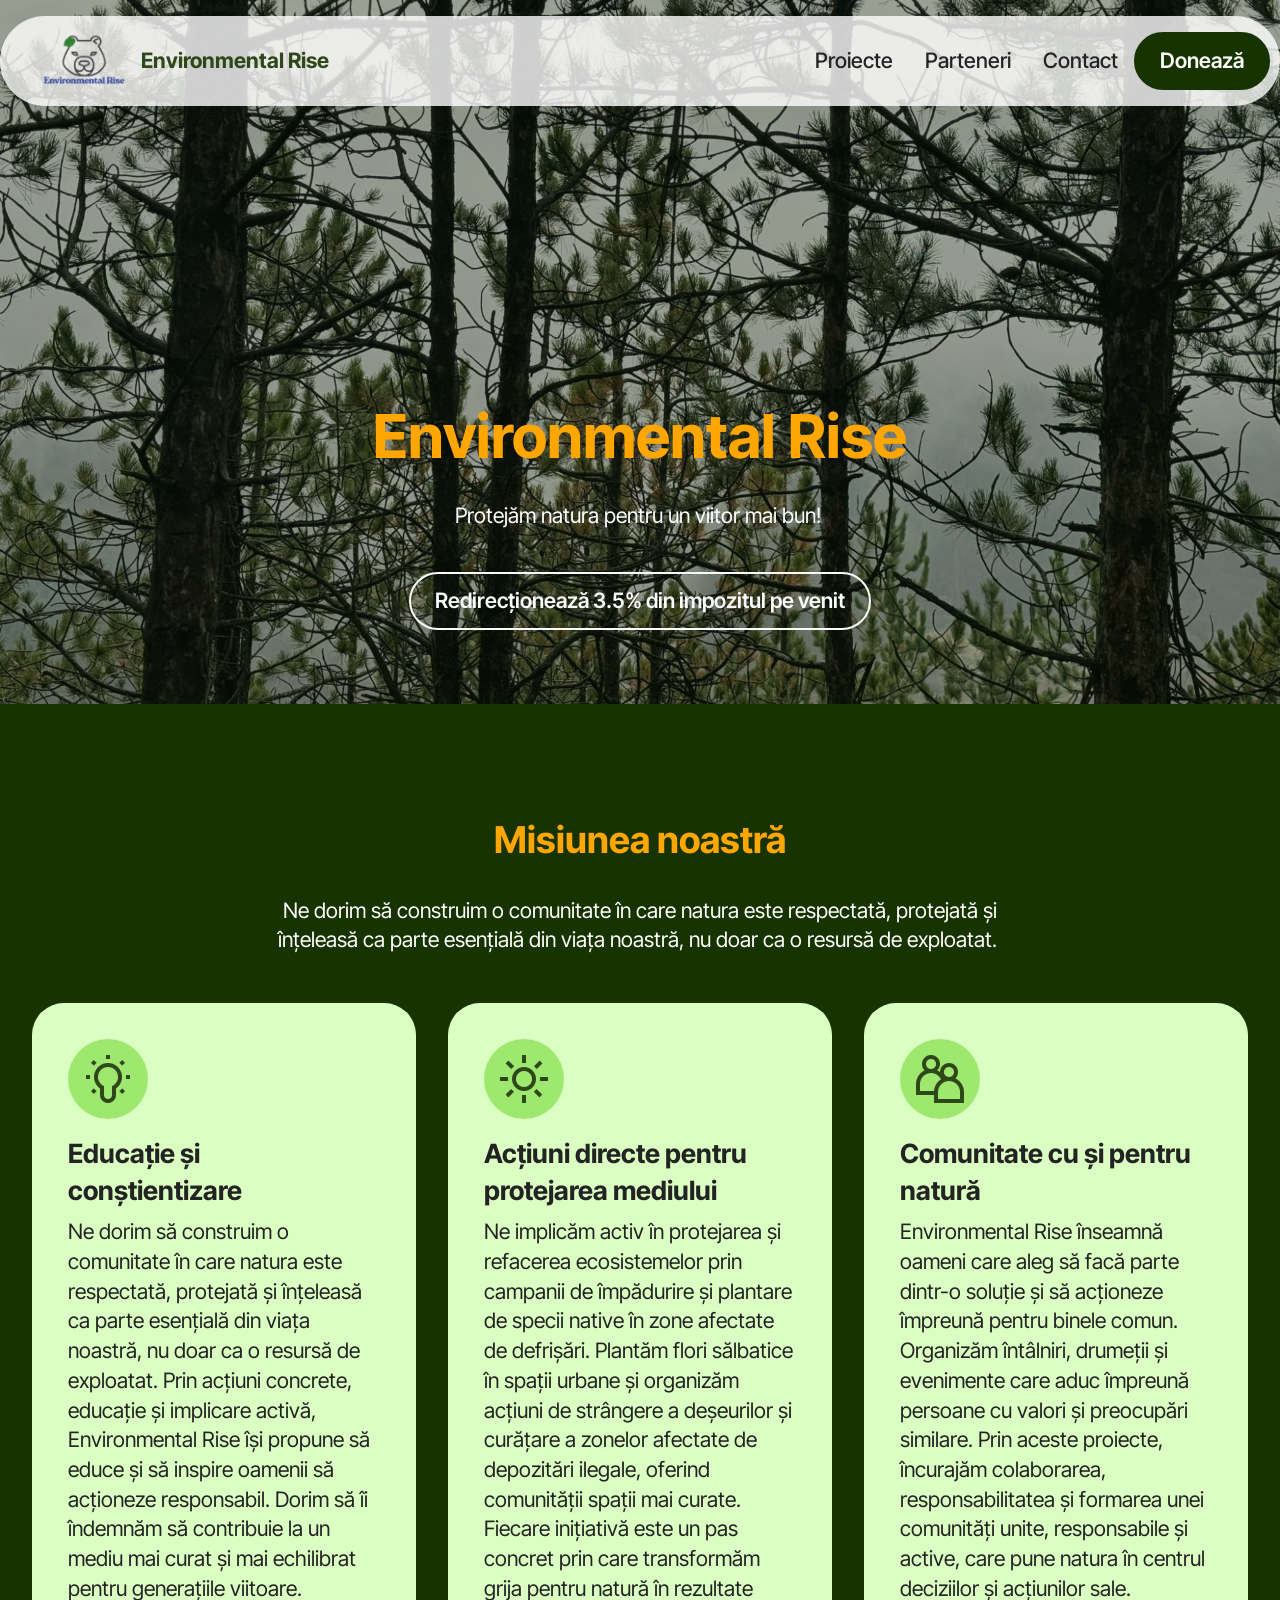
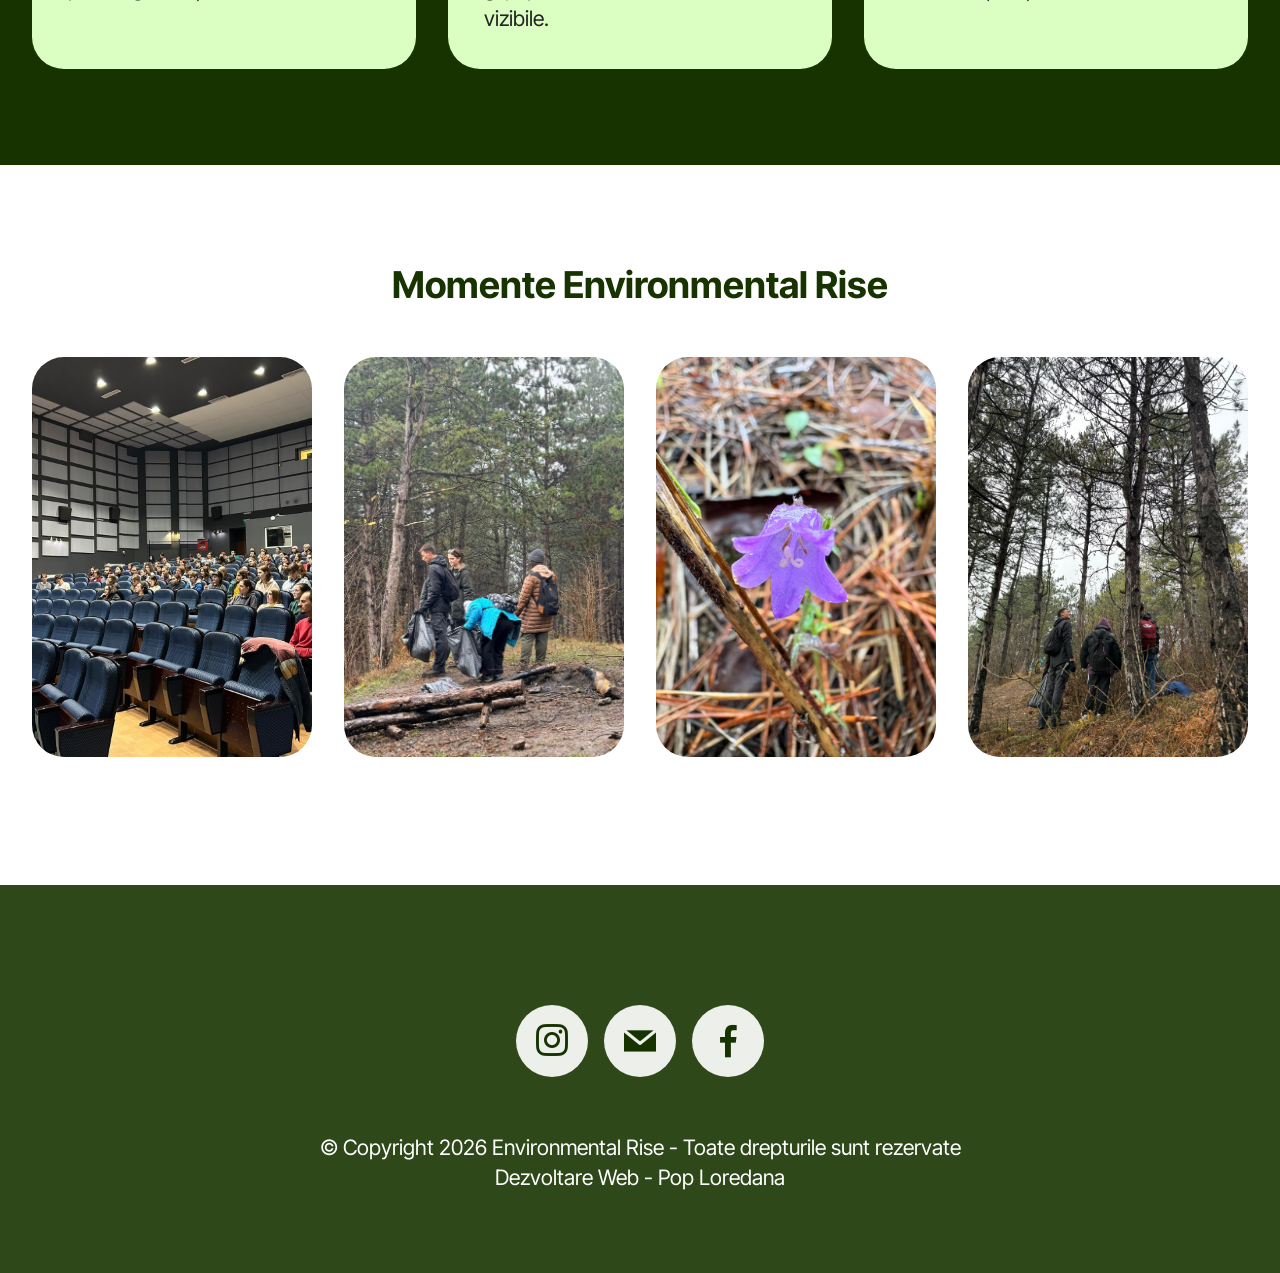
<file: index.html>
<!DOCTYPE html>
<html  >
<head>
  <meta charset="UTF-8">
  <meta http-equiv="X-UA-Compatible" content="IE=edge">
  <meta name="viewport" content="width=device-width, initial-scale=1, minimum-scale=1">
  <link rel="shortcut icon" href="assets/images/logo-environmental-rise.png" type="image/x-icon">
  <meta name="description" content="Environmental Rise este o organizație non-profit fondată de tineri, dedicată protejării mediului prin educație, informare și acțiuni concrete. Promovăm conștientizarea asupra poluării și importanței naturii, implicând comunitatea în inițiative de igienizare și responsabilitate față de mediul înconjurător.">
  
  
  <title>Environmental Rise</title>
  <link rel="stylesheet" href="assets/web/assets/mobirise-icons2/mobirise2.css">
  <link rel="stylesheet" href="assets/bootstrap/css/bootstrap.min.css">
  <link rel="stylesheet" href="assets/parallax/jarallax.css">
  <link rel="stylesheet" href="assets/dropdown/css/style.css">
  <link rel="stylesheet" href="assets/socicon/css/styles.css">
  <link rel="stylesheet" href="assets/theme/css/style.css">
  <link rel="preload" href="https://fonts.googleapis.com/css?family=Inter+Tight:100,200,300,400,500,600,700,800,900,100i,200i,300i,400i,500i,600i,700i,800i,900i&display=swap" as="style" onload="this.onload=null;this.rel='stylesheet'">
  <noscript><link rel="stylesheet" href="https://fonts.googleapis.com/css?family=Inter+Tight:100,200,300,400,500,600,700,800,900,100i,200i,300i,400i,500i,600i,700i,800i,900i&display=swap"></noscript>
  <link rel="preload" as="style" href="assets/syle/css/custom-style.css"><link rel="stylesheet" href="assets/syle/css/custom-style.css" type="text/css">

  
  
  
</head>
<body>
  
  <section data-bs-version="5.1" class="menu menu1 cid-vgi9VvY2FY" once="menu" id="menu01-1s">
	

	<nav class="navbar navbar-dropdown navbar-fixed-top navbar-expand-lg">
		<div class="container">
			<div class="navbar-brand">
				<span class="navbar-logo">
					<a href="index.html">
						<img src="assets/images/logo-environmental-rise.png" alt="Logo Environmental Rise" style="height: 3.7rem;">
					</a>
				</span>
				<span class="navbar-caption-wrap"><a class="navbar-caption text-info text-primary display-4" href="index.html">Environmental Rise</a></span>
			</div>
			<button class="navbar-toggler" type="button" data-toggle="collapse" data-bs-toggle="collapse" data-target="#navbarSupportedContent" data-bs-target="#navbarSupportedContent" aria-controls="navbarNavAltMarkup" aria-expanded="false" aria-label="Toggle navigation">
				<div class="hamburger">
					<span></span>
					<span></span>
					<span></span>
					<span></span>
				</div>
			</button>
			<div class="collapse navbar-collapse" id="navbarSupportedContent">
				<ul class="navbar-nav nav-dropdown" data-app-modern-menu="true"><li class="nav-item">
						<a class="nav-link link text-black text-primary display-4" href="proiecte.html">Proiecte</a>
					</li>
					<li class="nav-item">
						<a class="nav-link link text-black text-primary display-4" href="parteneri.html" aria-expanded="false">Parteneri</a>
					</li>
					<li class="nav-item">
						<a class="nav-link link text-black text-primary display-4" href="contact.html">Contact</a>
					</li></ul>
				
				<div class="navbar-buttons mbr-section-btn"><a class="btn btn-primary display-4" href="doneaza.html">Donează</a></div>
			</div>
		</div>
	</nav>
</section>

<section data-bs-version="5.1" class="header16 cid-vbN2YcTjL3 mbr-parallax-background" id="header17-1">
  
  <div class="mbr-overlay" style="opacity: 0.4; background-color: rgb(14, 29, 3);"></div>
  <div class="container-fluid">
    <div class="row">
      <div class="content-wrap col-12 col-md-8">
        <h1 class="mbr-section-title mbr-fonts-style mbr-white mb-4 display-1">
          <strong><br>Environmental Rise</strong></h1>
        
        <p class="mbr-fonts-style mbr-text mbr-white mb-4 display-7">Protejăm natura pentru un viitor mai bun!&nbsp;</p>
       <div class="mbr-section-btn"><a class="btn btn-white-outline display-7" href="https://formular230.ro/asociatia-ascensiunea-mediului" target="_blank" rel="noopener noreferrer">Redirecționează 3.5% din impozitul pe venit</a></div>
      </div>
    </div>
  </div>
</section>

<section data-bs-version="5.1" class="features5 cid-vbN3GbzS0w" id="features05-3">
  

  
  
  <div class="container">
    <div class="row mb-5 justify-content-center">
      <div class="col-12 content-head">
        <h2 class="mbr-section-title mbr-fonts-style align-center mb-0 display-2"><strong>Misiunea noastră</strong></h2>
        <h5 class="mbr-section-subtitle mbr-fonts-style align-center mb-0 mt-4 display-7">Ne dorim să construim o comunitate în care natura este respectată, protejată și înțeleasă ca parte esențială din viața noastră, nu doar ca o resursă de exploatat.&nbsp;</h5>
      </div>
    </div>
    <div class="row">
      <div class="item features-without-image col-12 col-md-6 col-lg-4 item-mb">
        <div class="item-wrapper">
          <div class="card-box align-left">
            <div class="iconfont-wrapper">
              <span class="mbr-iconfont mobi-mbri-idea mobi-mbri"></span>
            </div>
            <h3 class="card-title mbr-fonts-style display-5"><strong>Educație și conștientizare&nbsp;</strong></h3>
            <p class="card-text mbr-fonts-style display-7">Ne dorim să construim o comunitate în care natura este respectată, protejată și înțeleasă ca parte esențială din viața noastră, nu doar ca o resursă de exploatat. Prin acțiuni concrete, educație și implicare activă, Environmental Rise își propune să educe și să inspire oamenii să acționeze responsabil. Dorim să îi îndemnăm să contribuie la un mediu mai curat și mai echilibrat pentru generațiile viitoare.</p>

            
          </div>
        </div>
      </div><div class="item features-without-image col-12 col-md-6 col-lg-4 item-mb">
        <div class="item-wrapper">
          <div class="card-box align-left">
            <div class="iconfont-wrapper">
              <span class="mbr-iconfont mobi-mbri-sun mobi-mbri"></span>
            </div>
            <h3 class="card-title mbr-fonts-style display-5"><strong>Acțiuni directe pentru protejarea mediului</strong></h3>
            <p class="card-text mbr-fonts-style display-7">Ne implicăm activ în protejarea și refacerea ecosistemelor prin campanii de împădurire și plantare de specii native în zone afectate de defrișări. Plantăm flori sălbatice în spații urbane și organizăm acțiuni de strângere a deșeurilor și curățare a zonelor afectate de depozitări ilegale, oferind comunității spații mai curate. Fiecare inițiativă este un pas concret prin care transformăm grija pentru natură în rezultate vizibile.</p>

            
          </div>
        </div>
      </div><div class="item features-without-image col-12 col-md-6 col-lg-4 item-mb">
        <div class="item-wrapper">
          <div class="card-box align-left">
            <div class="iconfont-wrapper">
              <span class="mbr-iconfont mobi-mbri-users mobi-mbri"></span>
            </div>
            <h3 class="card-title mbr-fonts-style display-5"><strong>Comunitate cu și pentru natură</strong></h3>
            <p class="card-text mbr-fonts-style display-7">Environmental Rise înseamnă oameni care aleg să facă parte dintr-o soluție și să acționeze împreună pentru binele comun. Organizăm întâlniri, drumeții și evenimente care aduc împreună persoane cu valori și preocupări similare. Prin aceste proiecte, încurajăm colaborarea, responsabilitatea și formarea unei comunități unite, responsabile și active, care pune natura în centrul deciziilor și acțiunilor sale.</p>

            
          </div>
        </div>
      </div>
      
      
    </div>
  </div>
</section>

<section data-bs-version="5.1" class="gallery3 cid-vghAMvdMQ4" id="gallery03-1f">
    
    
    <div class="container-fluid">
      <div class="row justify-content-center">
        <div class="col-12 content-head">
          <div class="mbr-section-head mb-5">
            <h2 class="mbr-section-title mbr-fonts-style align-center mb-0 display-2"><strong>Momente Environmental Rise</strong></h2>
            
          </div>
        </div>
      </div>
      <div class="row">
        <div class="item features-image col-12 col-md-6 col-lg-3 active">
          <div class="item-wrapper">
            <div class="item-img">
              <img src="assets/images/cinema (2).jpeg" alt="Sală de Cinema plină de spectatori cu prilejul ecranizării unuia dintre documentarele cu scop educativ și de conștientizare pentru mediu" title="" data-slide-to="0" data-bs-slide-to="0">
            </div>
            
          </div>
        </div><div class="item features-image col-12 col-md-6 col-lg-3">
          <div class="item-wrapper">
            <div class="item-img">
              <img src="assets/images/padurea-faget-igienizare.jpeg" alt="Voluntarii Environmental Rise în  Făget, explorând pădurea cu sacii de gunoi la îndemână. " title="" data-slide-to="1" data-bs-slide-to="1">
            </div>
            
          </div>
        </div><div class="item features-image col-12 col-md-6 col-lg-3">
          <div class="item-wrapper">
            <div class="item-img">
              <img src="assets/images/floare.jpeg" alt="Floare mov observată de voluntarii Environmental Rise în una dintre acțiunile de igienizare din natură." title="" data-slide-to="2" data-bs-slide-to="2">
            </div>
            
          </div>
        </div>
        
        
        <div class="item features-image col-12 col-md-6 col-lg-3">
          <div class="item-wrapper">
            <div class="item-img">
              <img src="assets/images/looking-up.jpeg" alt="Voluntarii Environmental Rise în timpul acțiunii de igienizare a Pădurii Făget" title="" data-slide-to="3" data-bs-slide-to="3">
            </div>
            
          </div>
        </div>
      </div>
    </div>
  </section>

<section data-bs-version="5.1" class="footer3 cid-vbNjafjT93" once="footers" id="footer03-13">

        

    

    <div class="container">
        <div class="row">
            

            <div class="col-12 mt-4">
                <div class="social-row">
                    <div class="soc-item">
                        <a href="https://www.instagram.com/environmentalrise?igsh=dGgyN2luZTlpYWtq&utm_source=qr" target="_blank">
                            <span class="mbr-iconfont display-7 socicon-instagram socicon"></span>
                        </a>
                    </div>
                    <div class="soc-item">
                        <a href="mailto:environmentalrise@gmail.com">
                            <span class="mbr-iconfont socicon-mail socicon"></span>
                        </a>
                    </div>
                    <div class="soc-item">
                        <a href="https://www.facebook.com/share/18EPLnrP8C/?mibextid=wwXIfr" target="_blank">
                            <span class="mbr-iconfont socicon-facebook socicon"></span>
                        </a>
                    </div>
                    
                    
                </div>
            </div>
            <div class="col-12 mt-5">
                 <p class="mbr-fonts-style copyright display-7">
                    © Copyright 2026 Environmental Rise - Toate drepturile sunt rezervate<br>Dezvoltare Web - Pop Loredana<br></p>
            </div>
        </div>
    </div>
  
  <script src="assets/bootstrap/js/bootstrap.bundle.min.js"></script>
  <script src="assets/smoothscroll/smooth-scroll.js"></script>
  <script src="assets/ytplayer/index.js"></script>
  <script src="assets/dropdown/js/navbar-dropdown.js"></script>
  <script src="assets/theme/js/script.js"></script>
</body>
  
 
  </body>
</html>
</file>
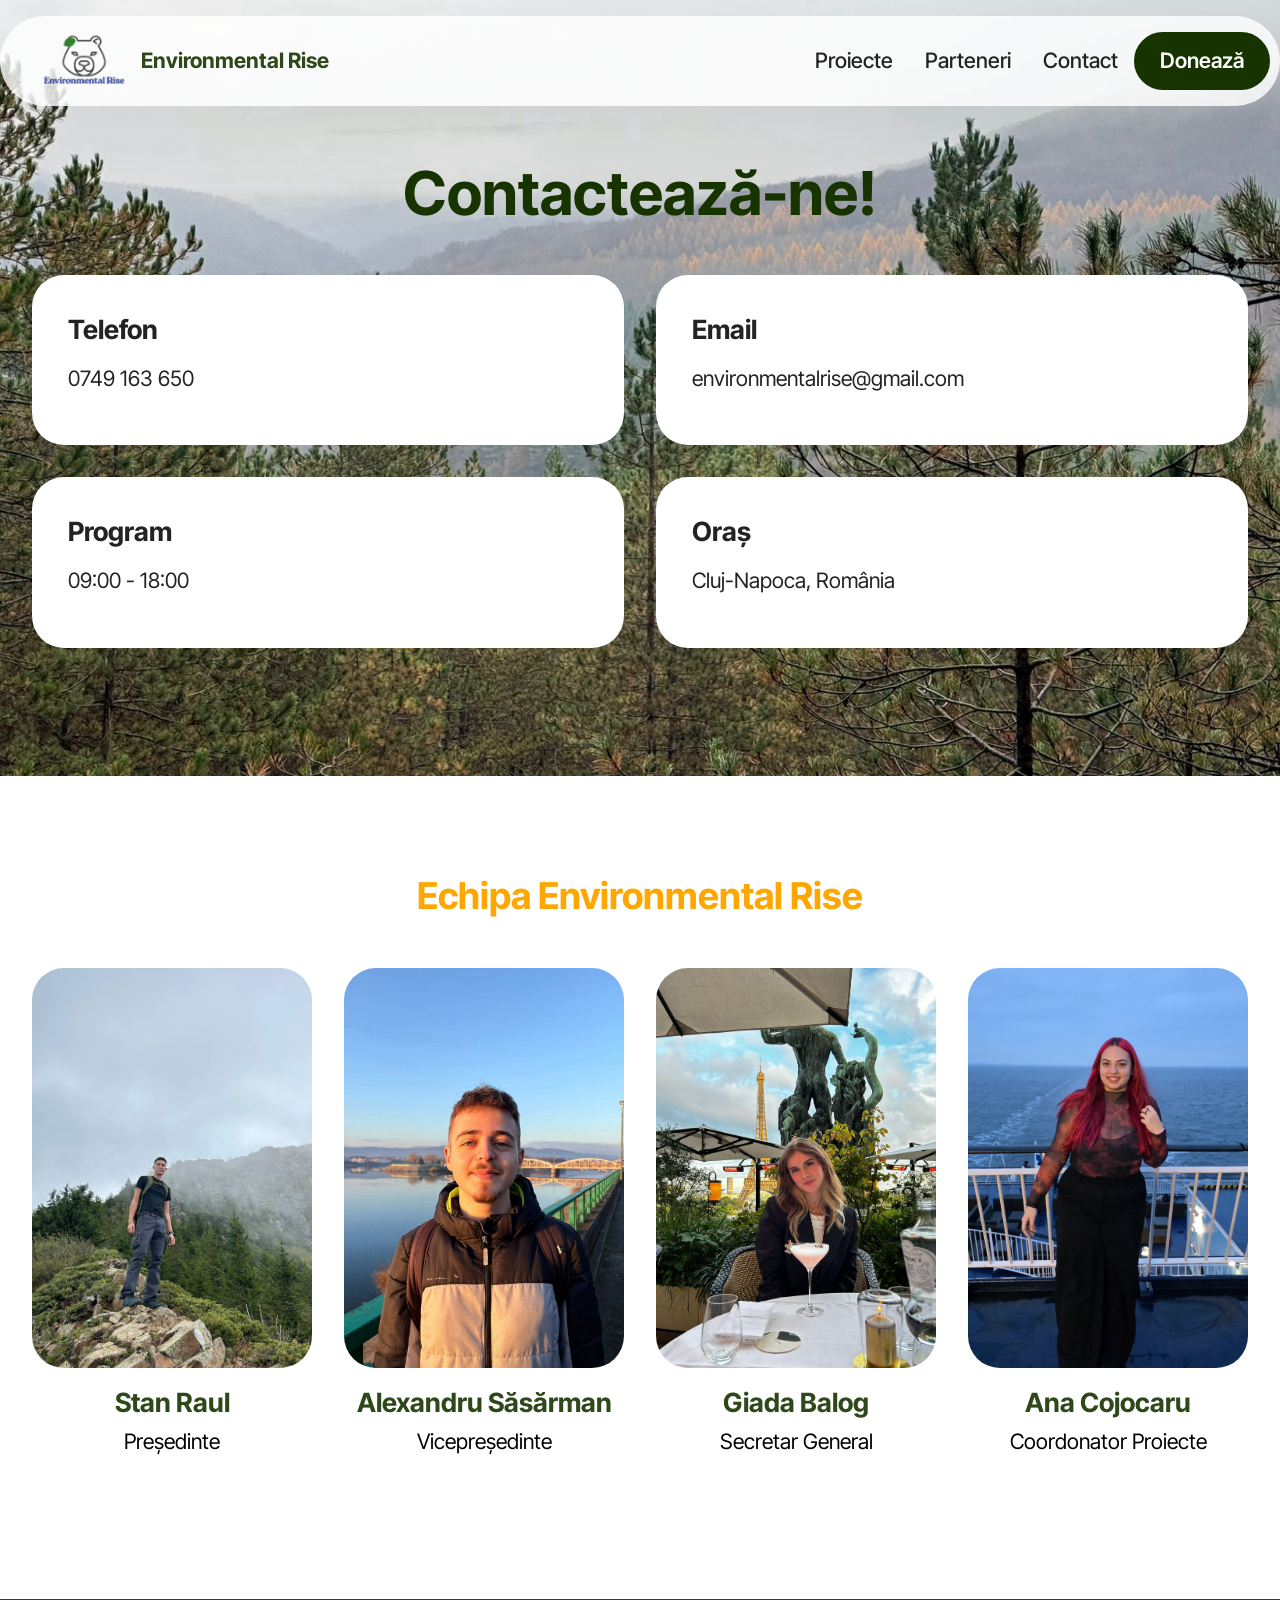
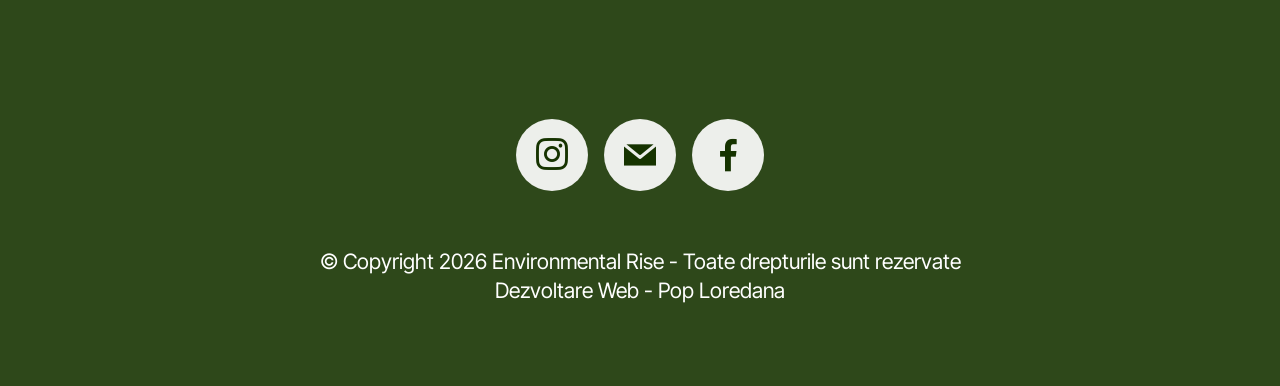
<file: contact.html>
<!DOCTYPE html>
<html  >
<head>
  
  <meta charset="UTF-8">
  <meta http-equiv="X-UA-Compatible" content="IE=edge">
  <meta name="viewport" content="width=device-width, initial-scale=1, minimum-scale=1">
  <link rel="shortcut icon" href="assets/images/logo-environmental-rise.png" type="image/x-icon">
  <meta name="description" content="Contactează chiar acum echipa Environmental Rise!">
  
  
  <title>Contact</title>
  <link rel="stylesheet" href="assets/web/assets/mobirise-icons2/mobirise2.css">
  <link rel="stylesheet" href="assets/bootstrap/css/bootstrap.min.css">
  <link rel="stylesheet" href="assets/parallax/jarallax.css">
  <link rel="stylesheet" href="assets/dropdown/css/style.css">
  <link rel="stylesheet" href="assets/socicon/css/styles.css">
  <link rel="stylesheet" href="assets/theme/css/style.css">
  <link rel="preload" href="https://fonts.googleapis.com/css?family=Inter+Tight:100,200,300,400,500,600,700,800,900,100i,200i,300i,400i,500i,600i,700i,800i,900i&display=swap" as="style" onload="this.onload=null;this.rel='stylesheet'">
  <noscript><link rel="stylesheet" href="https://fonts.googleapis.com/css?family=Inter+Tight:100,200,300,400,500,600,700,800,900,100i,200i,300i,400i,500i,600i,700i,800i,900i&display=swap"></noscript>
  <link rel="preload" as="style" href="assets/syle/css/custom-style.css"><link rel="stylesheet" href="assets/syle/css/custom-style.css" type="text/css">

  
  
  
</head>
<body>
  
  <section data-bs-version="5.1" class="menu menu1 cid-vgi9VvY2FY" once="menu" id="menu01-1s">
	

	<nav class="navbar navbar-dropdown navbar-fixed-top navbar-expand-lg">
		<div class="container">
			<div class="navbar-brand">
				<span class="navbar-logo">
					<a href="index.html">
						<img src="assets/images/logo-environmental-rise.png" alt="Logo Environmental Rise" style="height: 3.7rem;">
					</a>
				</span>
				<span class="navbar-caption-wrap"><a class="navbar-caption text-info text-primary display-4" href="index.html">Environmental Rise</a></span>
			</div>
			<button class="navbar-toggler" type="button" data-toggle="collapse" data-bs-toggle="collapse" data-target="#navbarSupportedContent" data-bs-target="#navbarSupportedContent" aria-controls="navbarNavAltMarkup" aria-expanded="false" aria-label="Toggle navigation">
				<div class="hamburger">
					<span></span>
					<span></span>
					<span></span>
					<span></span>
				</div>
			</button>
			<div class="collapse navbar-collapse" id="navbarSupportedContent">
				<ul class="navbar-nav nav-dropdown" data-app-modern-menu="true"><li class="nav-item">
						<a class="nav-link link text-black text-primary display-4" href="proiecte.html">Proiecte</a>
					</li>
					<li class="nav-item">
						<a class="nav-link link text-black text-primary display-4" href="parteneri.html" aria-expanded="false">Parteneri</a>
					</li>
					<li class="nav-item">
						<a class="nav-link link text-black text-primary display-4" href="contact.html">Contact</a>
					</li></ul>
				
				<div class="navbar-buttons mbr-section-btn"><a class="btn btn-primary display-4" href="doneaza.html">Donează</a></div>
			</div>
		</div>
	</nav>
</section>

<section data-bs-version="5.1" class="contacts01 cid-vbN8z2HI8A mbr-parallax-background" id="contacts01-p">
    

    
    
    <div class="container">
        <div class="row justify-content-center">
            <div class="col-12 content-head">
                <div class="mbr-section-head mb-5">
                    <h1 class="mbr-section-title mbr-fonts-style align-center mb-0 display-1">
                        <strong>Contactează-ne!</strong></h1>
                    
                </div>
            </div>
        </div>
        <div class="row">
            <div class="item features-without-image col-12 col-md-6 active">
                <div class="item-wrapper">
                    <div class="text-wrapper">
                        <h2 class="card-title mbr-fonts-style mb-3 display-5"><strong>Telefon</strong></h2>
                        <p class="mbr-text mbr-fonts-style display-7">0749 163 650</p>
                    </div>
                </div>
            </div>
            <div class="item features-without-image col-12 col-md-6">
                <div class="item-wrapper">
                    <div class="text-wrapper">
                        <h2 class="card-title mbr-fonts-style mb-3 display-5">
                            <strong>Email</strong>
                        </h2>
                        <p class="mbr-text mbr-fonts-style display-7">environmentalrise@gmail.com</p>
                    </div>
                </div>
            </div>
            <div class="item features-without-image col-12 col-md-6">
                <div class="item-wrapper">
                    <div class="text-wrapper">
                        <h2 class="card-title mbr-fonts-style mb-3 display-5"><strong>Program</strong></h2>
                        <p class="mbr-text mbr-fonts-style display-7">09:00 - 18:00
                        </p>
                    </div>
                </div>
            </div><div class="item features-without-image col-12 col-md-6">
                <div class="item-wrapper">
                    <div class="text-wrapper">
                        <h2 class="card-title mbr-fonts-style mb-3 display-5"><strong>Oraș</strong></h2>
                        <p class="mbr-text mbr-fonts-style display-7">Cluj-Napoca, România</p>
                    </div>
                </div>
            </div>
            
        </div>
    </div>
</section>

<section data-bs-version="5.1" class="people03 cid-veOhkATOtk" id="people03-19">
	
	
	<div class="container">
		<div class="row justify-content-center">
			<div class="col-12 content-head">
				<div class="mbr-section-head mb-5">
					<h2 class="mbr-section-title mbr-fonts-style align-center mb-0 display-2"><strong>Echipa Environmental Rise</strong></h2>
					
				</div>
			</div>
		</div>
		<div class="row">
			
			<div class="item features-image col-12 col-md-6 col-lg-3 active">
				<div class="item-wrapper">
					<div class="item-img mb-3">
						<img src="assets/images/raul-stan.jpeg" alt="Stan Raul" title="" data-slide-to="0" data-bs-slide-to="0">
					</div>
					<div class="item-content align-left">
						<h3 class="item-title mbr-fonts-style display-5"><strong>Stan Raul</strong></h3>
						<h4 class="item-subtitle mbr-fonts-style mb-3 display-7">Președinte<br></h4>
						
					</div>
					
				</div>
			</div><div class="item features-image col-12 col-md-6 col-lg-3">
				<div class="item-wrapper">
					<div class="item-img mb-3">
						<img src="assets/images/alexandru-sasarman-596x795.jpg" alt="Alexandru Săsărman" title="" data-slide-to="1" data-bs-slide-to="1">
					</div>
					<div class="item-content align-left">
						<h3 class="item-title mbr-fonts-style display-5"><strong>Alexandru Săsărman</strong></h3>
						<h4 class="item-subtitle mbr-fonts-style mb-3 display-7">Vicepreședinte<br></h4>
						
					</div>
					
				</div>
			</div><div class="item features-image col-12 col-md-6 col-lg-3">
				<div class="item-wrapper">
					<div class="item-img mb-3">
						<img src="assets/images/giada-balog.jpeg" alt="Giada Balog" title="" data-slide-to="2" data-bs-slide-to="2">
					</div>
					<div class="item-content align-left">
						<h3 class="item-title mbr-fonts-style display-5"><strong>Giada Balog</strong></h3>
						<h4 class="item-subtitle mbr-fonts-style mb-3 display-7">Secretar General<br></h4>
						
					</div>
					
				</div>
			</div><div class="item features-image col-12 col-md-6 col-lg-3">
				<div class="item-wrapper">
					<div class="item-img mb-3">
						<img src="assets/images/ana-cojocaru.jpg" alt="Ana Cojocaru" title="" data-slide-to="3" data-bs-slide-to="3">
					</div>
					<div class="item-content align-left">
						<h3 class="item-title mbr-fonts-style display-5"><strong>Ana Cojocaru</strong></h3>
						<h4 class="item-subtitle mbr-fonts-style mb-3 display-7">Coordonator Proiecte<br></h4>
						
					</div>
					
				</div>
			</div>
			
		</div>
	</div>
</section>

<section data-bs-version="5.1" class="footer3 cid-vbNjafjT93" once="footers" id="footer03-13">

        

    

    <div class="container">
        <div class="row">
            

            <div class="col-12 mt-4">
                <div class="social-row">
                    <div class="soc-item">
                        <a href="https://www.instagram.com/environmentalrise?igsh=dGgyN2luZTlpYWtq&utm_source=qr" target="_blank">
                            <span class="mbr-iconfont display-7 socicon-instagram socicon"></span>
                        </a>
                    </div>
                    <div class="soc-item">
                        <a href="mailto:environmentalrise@gmail.com">
                            <span class="mbr-iconfont socicon-mail socicon"></span>
                        </a>
                    </div>
                    <div class="soc-item">
                        <a href="https://www.facebook.com/share/18EPLnrP8C/?mibextid=wwXIfr" target="_blank">
                            <span class="mbr-iconfont socicon-facebook socicon"></span>
                        </a>
                    </div>
                    
                    
                </div>
            </div>
            <div class="col-12 mt-5">
                <p class="mbr-fonts-style copyright display-7">
                    © Copyright 2026 Environmental Rise - Toate drepturile sunt rezervate<br>Dezvoltare Web - Pop Loredana<br></p>
            </div>
        </div>
    </div>

   <script src="assets/bootstrap/js/bootstrap.bundle.min.js"></script>
  <script src="assets/smoothscroll/smooth-scroll.js"></script>
  <script src="assets/ytplayer/index.js"></script>
  <script src="assets/dropdown/js/navbar-dropdown.js"></script>
  <script src="assets/theme/js/script.js"></script>
  
 
  </body>
</html>
</file>
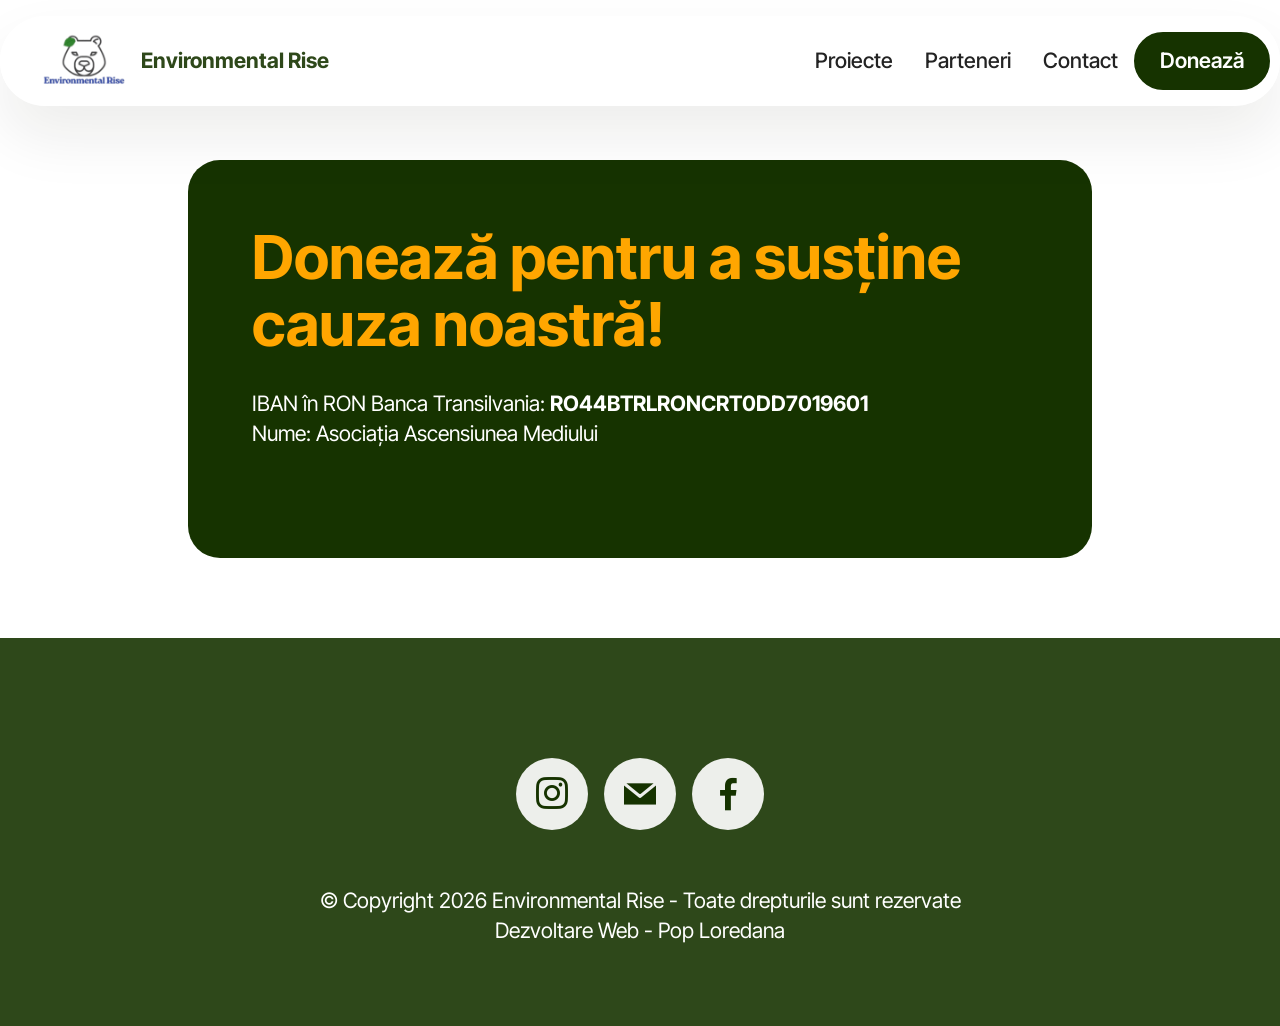
<file: doneaza.html>
<!DOCTYPE html>
<html  >
<head>
  
  <meta charset="UTF-8">
  <meta http-equiv="X-UA-Compatible" content="IE=edge">
  <meta name="viewport" content="width=device-width, initial-scale=1, minimum-scale=1">
  <link rel="shortcut icon" href="assets/images/logo-environmental-rise.png" type="image/x-icon">
  <meta name="description" content="Donează pentru a ne susține în misiunea de a crea un mediu înconjurător mai bun!">
  
  
  <title>Donează</title>
  <link rel="stylesheet" href="assets/web/assets/mobirise-icons2/mobirise2.css">
  <link rel="stylesheet" href="assets/bootstrap/css/bootstrap.min.css">
  <link rel="stylesheet" href="assets/dropdown/css/style.css">
  <link rel="stylesheet" href="assets/socicon/css/styles.css">
  <link rel="stylesheet" href="assets/theme/css/style.css">
  <link rel="preload" href="https://fonts.googleapis.com/css?family=Inter+Tight:100,200,300,400,500,600,700,800,900,100i,200i,300i,400i,500i,600i,700i,800i,900i&display=swap" as="style" onload="this.onload=null;this.rel='stylesheet'">
  <noscript><link rel="stylesheet" href="https://fonts.googleapis.com/css?family=Inter+Tight:100,200,300,400,500,600,700,800,900,100i,200i,300i,400i,500i,600i,700i,800i,900i&display=swap"></noscript>
  <link rel="preload" as="style" href="assets/syle/css/custom-style.css"><link rel="stylesheet" href="assets/syle/css/custom-style.css" type="text/css">

  
  
  
</head>
<body>
  
  <section data-bs-version="5.1" class="menu menu1 cid-vgi9VvY2FY" once="menu" id="menu01-1s">
	

	<nav class="navbar navbar-dropdown navbar-fixed-top navbar-expand-lg">
		<div class="container">
			<div class="navbar-brand">
				<span class="navbar-logo">
					<a href="index.html">
						<img src="assets/images/logo-environmental-rise.png" alt="Logo Environmental Rise" style="height: 3.7rem;">
					</a>
				</span>
				<span class="navbar-caption-wrap"><a class="navbar-caption text-info text-primary display-4" href="index.html">Environmental Rise</a></span>
			</div>
			<button class="navbar-toggler" type="button" data-toggle="collapse" data-bs-toggle="collapse" data-target="#navbarSupportedContent" data-bs-target="#navbarSupportedContent" aria-controls="navbarNavAltMarkup" aria-expanded="false" aria-label="Toggle navigation">
				<div class="hamburger">
					<span></span>
					<span></span>
					<span></span>
					<span></span>
				</div>
			</button>
			<div class="collapse navbar-collapse" id="navbarSupportedContent">
				<ul class="navbar-nav nav-dropdown" data-app-modern-menu="true"><li class="nav-item">
						<a class="nav-link link text-black text-primary display-4" href="proiecte.html">Proiecte</a>
					</li>
					<li class="nav-item">
						<a class="nav-link link text-black text-primary display-4" href="parteneri.html" aria-expanded="false">Parteneri</a>
					</li>
					<li class="nav-item">
						<a class="nav-link link text-black text-primary display-4" href="contact.html">Contact</a>
					</li></ul>
				
				<div class="navbar-buttons mbr-section-btn"><a class="btn btn-primary display-4" href="doneaza.html">Donează</a></div>
			</div>
		</div>
	</nav>
</section>

<section data-bs-version="5.1" class="article13 cid-vghTBhcSJ0" id="article13-1q">
    
    
    
    <div class="container">
        <div class="row justify-content-center">
            <div class="card col-md-12 col-lg-9">
                <div class="card-wrapper">
                    <div class="card-box align-left">
                        <h1 class="card-title mbr-fonts-style display-1"><strong>Donează pentru a susține cauza noastră!</strong></h1>
                        <p class="mbr-text mbr-fonts-style mt-4 display-7">IBAN în RON Banca Transilvania:&nbsp;<strong>RO44BTRLRONCRT0DD7019601&nbsp;</strong><br>Nume:&nbsp;Asociația Ascensiunea Mediului<strong><br></strong><br></p>
                        
                    </div>
                </div>
            </div>
        </div>
    </div>
</section>

<section data-bs-version="5.1" class="footer3 cid-vbNjafjT93" once="footers" id="footer03-17">

        

    

    <div class="container">
        <div class="row">
            

            <div class="col-12 mt-4">
                <div class="social-row">
                    <div class="soc-item">
                        <a href="https://www.instagram.com/environmentalrise?igsh=dGgyN2luZTlpYWtq&utm_source=qr" target="_blank">
                            <span class="mbr-iconfont display-7 socicon-instagram socicon"></span>
                        </a>
                    </div>
                    <div class="soc-item">
                        <a href="mailto:environmentalrise@gmail.com">
                            <span class="mbr-iconfont socicon-mail socicon"></span>
                        </a>
                    </div>
                    <div class="soc-item">
                        <a href="https://www.facebook.com/share/18EPLnrP8C/?mibextid=wwXIfr" target="_blank">
                            <span class="mbr-iconfont socicon-facebook socicon"></span>
                        </a>
                    </div>
                    
                    
                </div>
            </div>
            <div class="col-12 mt-5">
                <p class="mbr-fonts-style copyright display-7">
                    © Copyright 2026 Environmental Rise - Toate drepturile sunt rezervate<br>Dezvoltare Web - Pop Loredana<br></p>
            </div>
        </div>
    </div>

  
   <script src="assets/bootstrap/js/bootstrap.bundle.min.js"></script>
  <script src="assets/smoothscroll/smooth-scroll.js"></script>
  <script src="assets/ytplayer/index.js"></script>
  <script src="assets/dropdown/js/navbar-dropdown.js"></script>
  <script src="assets/theme/js/script.js"></script>
 
  </body>
</html>
</file>
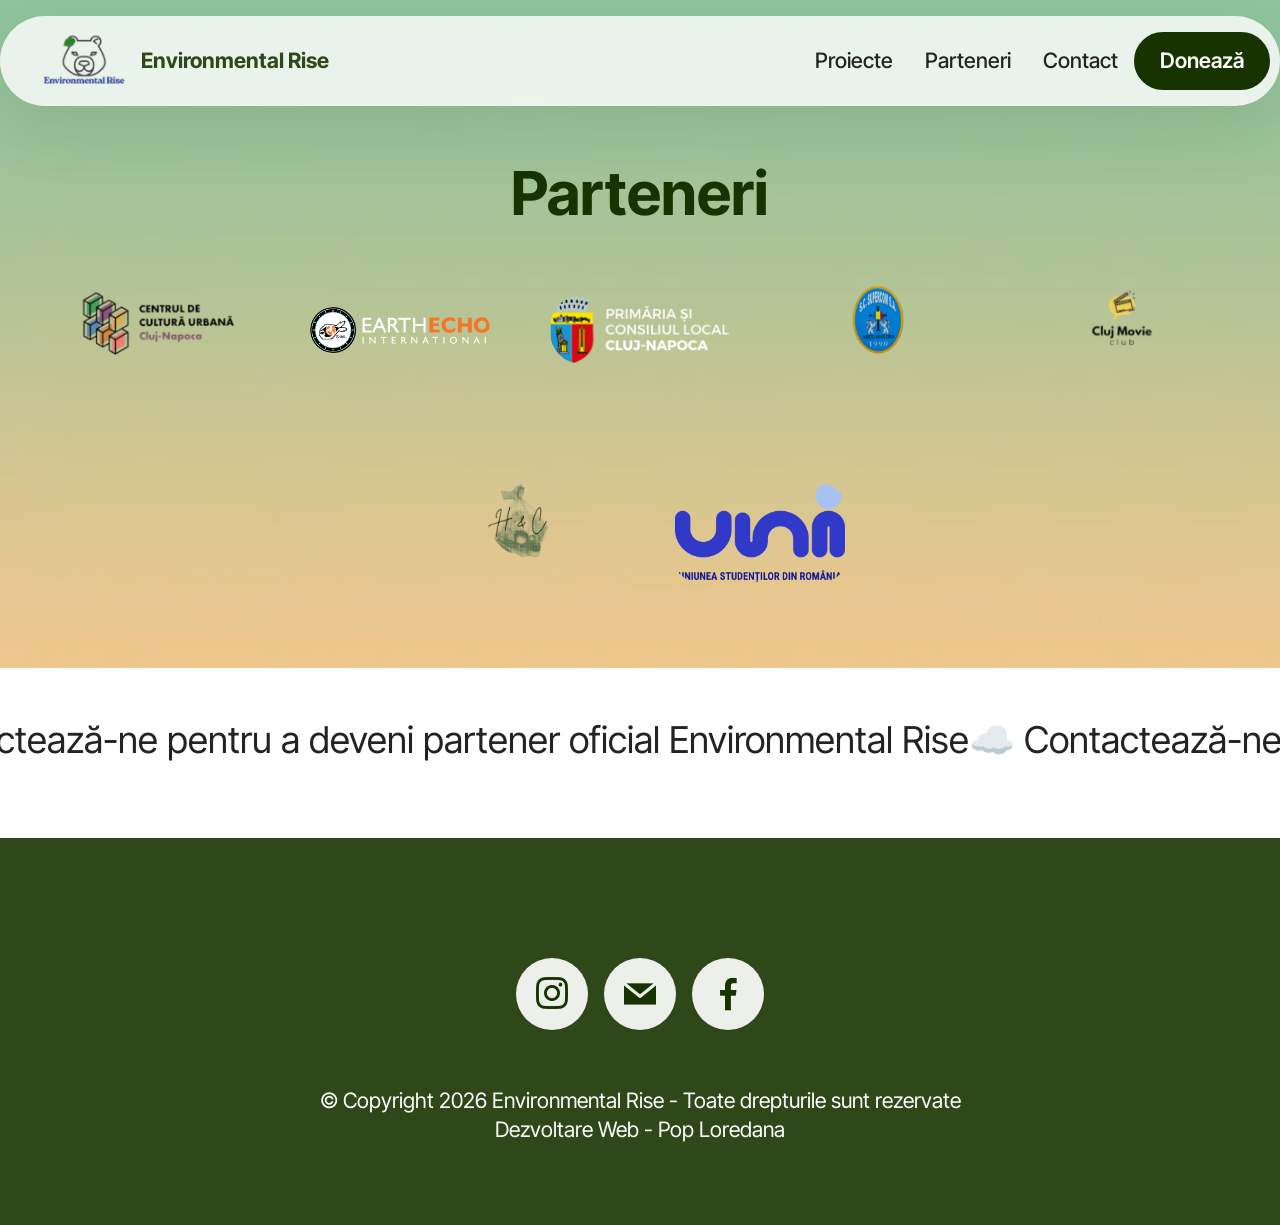
<file: parteneri.html>
<!DOCTYPE html>
<html  >
<head>
  
  <meta charset="UTF-8">
  <meta http-equiv="X-UA-Compatible" content="IE=edge">
  <meta name="viewport" content="width=device-width, initial-scale=1, minimum-scale=1">
  <link rel="shortcut icon" href="assets/images/logo-environmental-rise.png" type="image/x-icon">
  <meta name="description" content="Descoperă partenerii oficiali Environmental Rise.">
  
  
  <title>Parteneri</title>
  <link rel="stylesheet" href="assets/web/assets/mobirise-icons2/mobirise2.css">
  <link rel="stylesheet" href="assets/bootstrap/css/bootstrap.min.css">
  <link rel="stylesheet" href="assets/dropdown/css/style.css">
  <link rel="stylesheet" href="assets/socicon/css/styles.css">
  <link rel="stylesheet" href="assets/theme/css/style.css">
  <link rel="preload" href="https://fonts.googleapis.com/css?family=Inter+Tight:100,200,300,400,500,600,700,800,900,100i,200i,300i,400i,500i,600i,700i,800i,900i&display=swap" as="style" onload="this.onload=null;this.rel='stylesheet'">
  <noscript><link rel="stylesheet" href="https://fonts.googleapis.com/css?family=Inter+Tight:100,200,300,400,500,600,700,800,900,100i,200i,300i,400i,500i,600i,700i,800i,900i&display=swap"></noscript>
  <link rel="preload" as="style" href="assets/syle/css/custom-style.css"><link rel="stylesheet" href="assets/syle/css/custom-style.css" type="text/css">

  
  
  
</head>
<body>
  
  <section data-bs-version="5.1" class="menu menu1 cid-vgi9VvY2FY" once="menu" id="menu01-1s">
	

	<nav class="navbar navbar-dropdown navbar-fixed-top navbar-expand-lg">
		<div class="container">
			<div class="navbar-brand">
				<span class="navbar-logo">
					<a href="index.html">
						<img src="assets/images/logo-environmental-rise.png" alt="Logo Environmental Rise" style="height: 3.7rem;">
					</a>
				</span>
				<span class="navbar-caption-wrap"><a class="navbar-caption text-info text-primary display-4" href="index.html">Environmental Rise</a></span>
			</div>
			<button class="navbar-toggler" type="button" data-toggle="collapse" data-bs-toggle="collapse" data-target="#navbarSupportedContent" data-bs-target="#navbarSupportedContent" aria-controls="navbarNavAltMarkup" aria-expanded="false" aria-label="Toggle navigation">
				<div class="hamburger">
					<span></span>
					<span></span>
					<span></span>
					<span></span>
				</div>
			</button>
			<div class="collapse navbar-collapse" id="navbarSupportedContent">
				<ul class="navbar-nav nav-dropdown" data-app-modern-menu="true"><li class="nav-item">
						<a class="nav-link link text-black text-primary display-4" href="proiecte.html">Proiecte</a>
					</li>
					<li class="nav-item">
						<a class="nav-link link text-black text-primary display-4" href="parteneri.html" aria-expanded="false">Parteneri</a>
					</li>
					<li class="nav-item">
						<a class="nav-link link text-black text-primary display-4" href="contact.html">Contact</a>
					</li></ul>
				
				<div class="navbar-buttons mbr-section-btn"><a class="btn btn-primary display-4" href="doneaza.html">Donează</a></div>
			</div>
		</div>
	</nav>
</section>

<section data-bs-version="5.1" class="clients04 cid-vghIAKJw9J" id="clients04-1n">
    
    <div class="mbr-overlay"></div>

    <div class="container-fluid">
        <div class="row justify-content-center mb-5">
            <div class="col-12 content-head">
                <div class="mbr-section-head">
                    <h1 class="mbr-section-title mbr-fonts-style align-center mb-0 display-1">
                        <strong>Parteneri</strong>
                    </h1>
                </div>
            </div>
        </div>

        <div class="row partners-row justify-content-center">

            <div class="item features-image partner-item active">
                <div class="item-wrapper">
                    <div class="item-img mb-3">
                        <img src="assets/images/logo-centrul-de-cultura-urbana-cluj-napoca-400x220.png" alt="Centrul de Cultură Urbană Cluj-Napoca" title="">
                    </div>
                </div>
            </div>

            <div class="item features-image partner-item">
                <div class="item-wrapper">
                    <div class="item-img mb-3">
                        <img src="assets/images/logo-earthecho-international-329x84.png" alt="EarthEcho International" title="">
                    </div>
                </div>
            </div>

            <div class="item features-image partner-item">
                <div class="item-wrapper">
                    <div class="item-img mb-3">
                        <img src="assets/images/logo-primaria-si-consiliul-judetean-cluj-182x70.png" alt="Primăria și Consiliul Local Cluj-Napoca" title="">
                    </div>
                </div>
            </div>

            <div class="item features-image partner-item">
                <div class="item-wrapper">
                    <div class="item-img mb-3">
                        <img src="assets/images/logo-supercom-327x280.png" alt="Supercom" title="">
                    </div>
                </div>
            </div>

            <div class="item features-image partner-item">
                <div class="item-wrapper">
                    <div class="item-img mb-3">
                        <img src="assets/images/logo-cluj-movie-club-289x206.png" alt="Cluj Movie Club" title="">
                    </div>
                </div>
            </div>

            <div class="item features-image partner-item">
                <div class="item-wrapper">
                    <div class="item-img mb-3">
                        <img src="assets/images/logo-hike-and-clean-327x256.png" alt="Hike & Clean" title="">
                    </div>
                </div>
            </div>

            <div class="item features-image partner-item partner-uni">
    <div class="item-wrapper">
        <div class="item-img mb-3">
            <img src="assets/images/logo-uniunea-studentilor-romania.png" alt="Uniunea Studenților din România" title="">
        </div>
    </div>
</div>

        </div>
    </div>
</section>

<section data-bs-version="5.1" class="gallery10 cid-vghG8r4FDx" id="gallery10-1j">
  


  <div class="container-fluid">

      <div class="loop-container">
        <div class="item display-2" data-linewords="☁️ Contactează-ne pentru a deveni partener oficial Environmental Rise☁️ Contactează-ne pentru a deveni partener oficial Environmental Rise ☁️Contactează-ne pentru a deveni partener oficial Environmental Rise ☁️ Contactează-ne pentru a deveni partener oficial Environmental Rise☁️ Contactează-ne pentru a deveni partener oficial Environmental Rise ☁️ " data-direction="-1" data-speed="0.04">☁️ Best offers ☁️ Free delivery ☁️ Perfect design ☁️ Comfort ☁️ Support 24/7 ☁️ Vibes</div>
        <div class="item display-2" data-linewords="☁️ Contactează-ne pentru a deveni partener oficial Environmental Rise☁️ Contactează-ne pentru a deveni partener oficial Environmental Rise ☁️Contactează-ne pentru a deveni partener oficial Environmental Rise ☁️ Contactează-ne pentru a deveni partener oficial Environmental Rise☁️ Contactează-ne pentru a deveni partener oficial Environmental Rise ☁️ " data-direction="-1" data-speed="0.04">☁️ Best offers ☁️ Free delivery ☁️ Perfect design ☁️ Comfort ☁️ Support 24/7 ☁️ Vibes</div>
      </div>
    
  </div>
</section>

<section data-bs-version="5.1" class="footer3 cid-vbNjafjT93" once="footers" id="footer03-1h">

        

    

    <div class="container">
        <div class="row">
            

            <div class="col-12 mt-4">
                <div class="social-row">
                    <div class="soc-item">
                        <a href="https://www.instagram.com/environmentalrise?igsh=dGgyN2luZTlpYWtq&utm_source=qr" target="_blank">
                            <span class="mbr-iconfont display-7 socicon-instagram socicon"></span>
                        </a>
                    </div>
                    <div class="soc-item">
                        <a href="mailto:environmentalrise@gmail.com">
                            <span class="mbr-iconfont socicon-mail socicon"></span>
                        </a>
                    </div>
                    <div class="soc-item">
                        <a href="https://www.facebook.com/share/18EPLnrP8C/?mibextid=wwXIfr" target="_blank">
                            <span class="mbr-iconfont socicon-facebook socicon"></span>
                        </a>
                    </div>
                    
                    
                </div>
            </div>
            <div class="col-12 mt-5">
                <p class="mbr-fonts-style copyright display-7">
                    © Copyright 2026 Environmental Rise - Toate drepturile sunt rezervate<br>Dezvoltare Web - Pop Loredana<br></p>
            </div>
        </div>
    </div>
  
  
  <script src="assets/bootstrap/js/bootstrap.bundle.min.js"></script>
  <script src="assets/smoothscroll/smooth-scroll.js"></script>
  <script src="assets/ytplayer/index.js"></script>
  <script src="assets/dropdown/js/navbar-dropdown.js"></script>
  <script src="assets/theme/js/script.js"></script>
 
  </body>
</html>
</file>
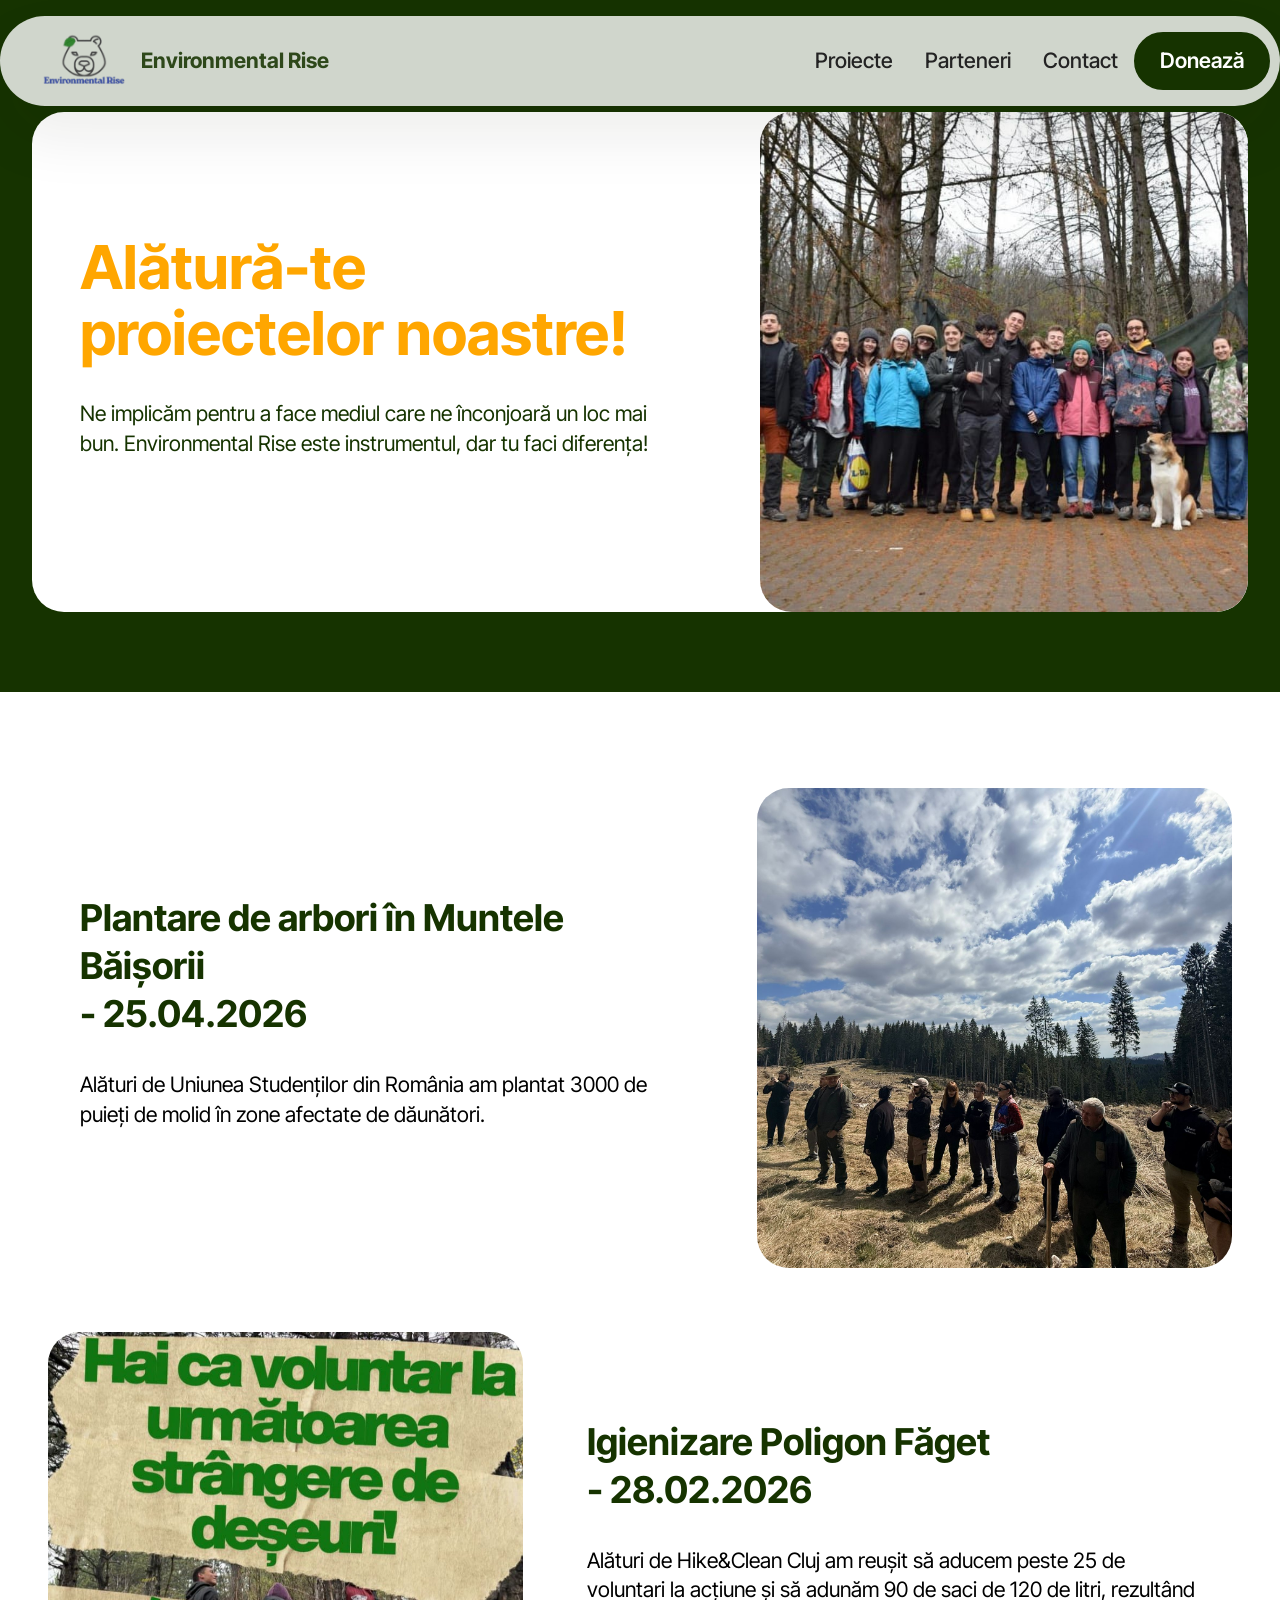
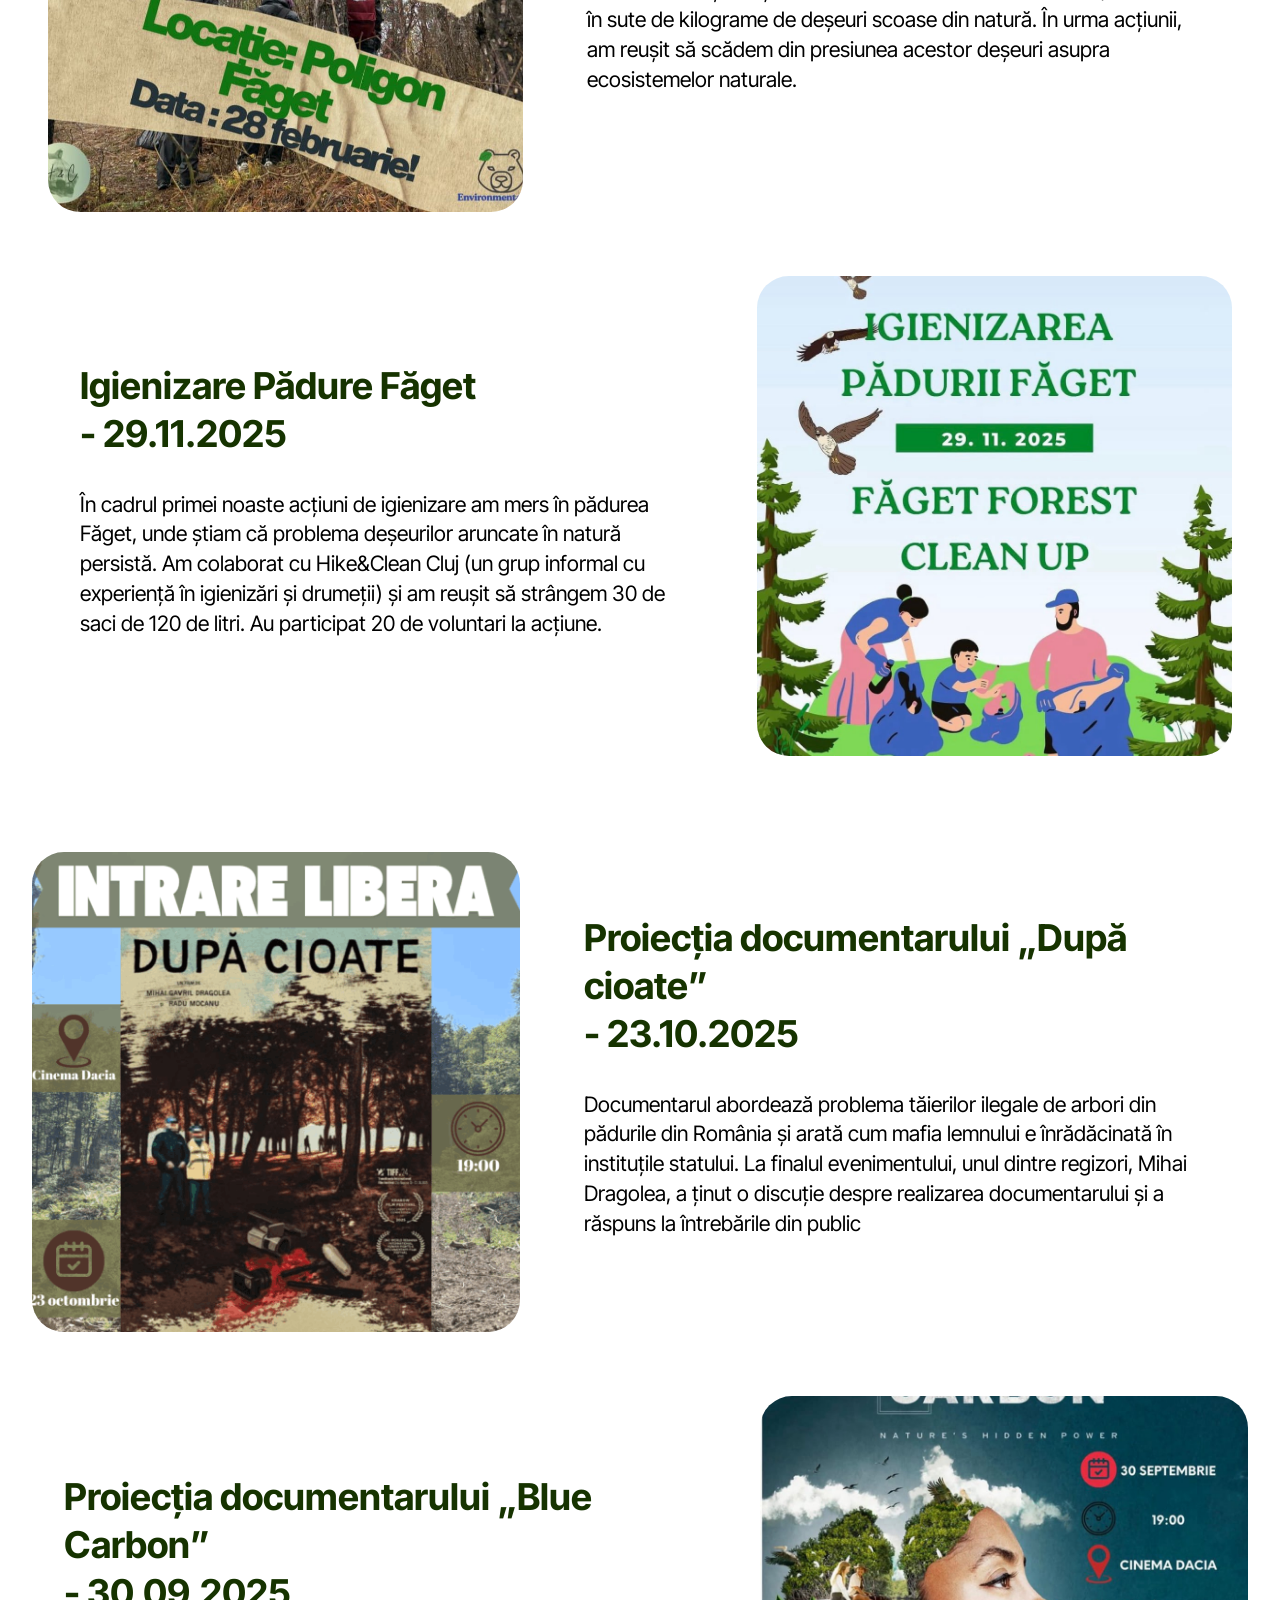
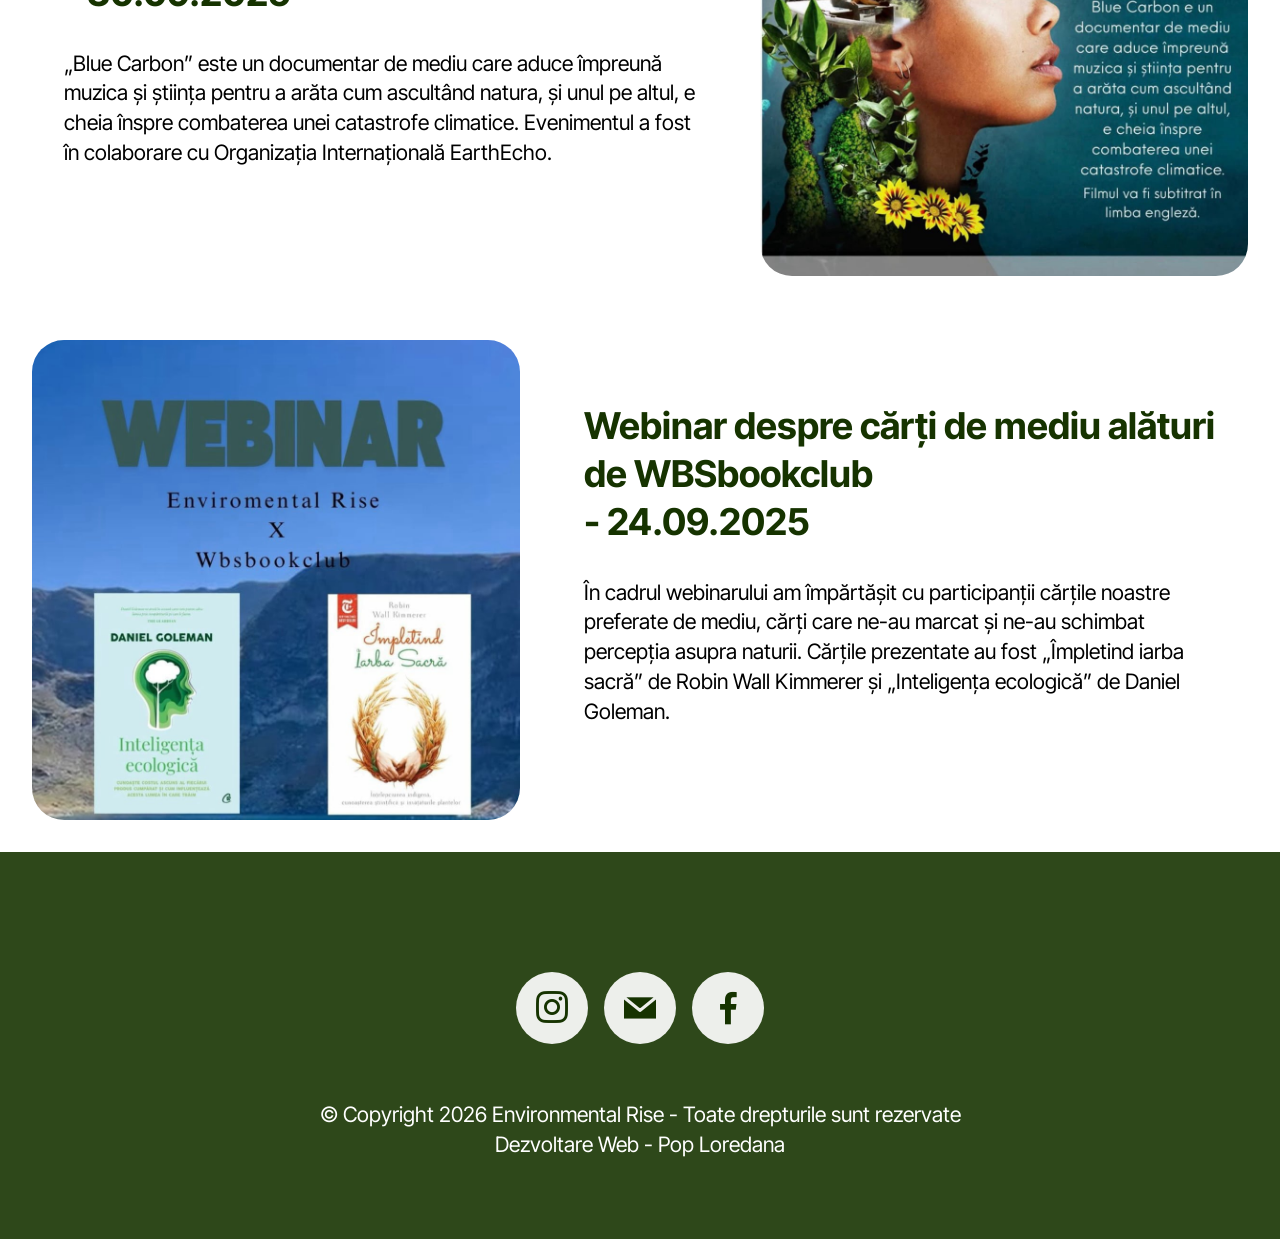
<file: proiecte.html>
<!DOCTYPE html>
<html  >
<head>
  
  <meta charset="UTF-8">
  <meta http-equiv="X-UA-Compatible" content="IE=edge">
  <meta name="viewport" content="width=device-width, initial-scale=1, minimum-scale=1">
  <link rel="shortcut icon" href="assets/images/logo-environmental-rise.png" type="image/x-icon">
  <meta name="description" content="Descoperă și alătură-te în proiectelor noastre de acțiune, conștientizare și implicare către un mediu înconjurător mai bun.">
  
  
  <title>Proiecte</title>
  <link rel="stylesheet" href="assets/web/assets/mobirise-icons2/mobirise2.css">
  <link rel="stylesheet" href="assets/bootstrap/css/bootstrap.min.css">
  <link rel="stylesheet" href="assets/dropdown/css/style.css">
  <link rel="stylesheet" href="assets/socicon/css/styles.css">
  <link rel="stylesheet" href="assets/theme/css/style.css">
  <link rel="preload" href="https://fonts.googleapis.com/css?family=Inter+Tight:100,200,300,400,500,600,700,800,900,100i,200i,300i,400i,500i,600i,700i,800i,900i&display=swap" as="style" onload="this.onload=null;this.rel='stylesheet'">
  <noscript><link rel="stylesheet" href="https://fonts.googleapis.com/css?family=Inter+Tight:100,200,300,400,500,600,700,800,900,100i,200i,300i,400i,500i,600i,700i,800i,900i&display=swap"></noscript>
  <link rel="preload" as="style" href="assets/syle/css/custom-style.css"><link rel="stylesheet" href="assets/syle/css/custom-style.css" type="text/css">

  
  
  
</head>
<body>
  
  <section data-bs-version="5.1" class="menu menu1 cid-vgi9VvY2FY" once="menu" id="menu01-1s">
	

	<nav class="navbar navbar-dropdown navbar-fixed-top navbar-expand-lg">
		<div class="container">
			<div class="navbar-brand">
				<span class="navbar-logo">
					<a href="index.html">
						<img src="assets/images/logo-environmental-rise.png" alt="Logo Environmental Rise" style="height: 3.7rem;">
					</a>
				</span>
				<span class="navbar-caption-wrap"><a class="navbar-caption text-info text-primary display-4" href="index.html">Environmental Rise</a></span>
			</div>
			<button class="navbar-toggler" type="button" data-toggle="collapse" data-bs-toggle="collapse" data-target="#navbarSupportedContent" data-bs-target="#navbarSupportedContent" aria-controls="navbarNavAltMarkup" aria-expanded="false" aria-label="Toggle navigation">
				<div class="hamburger">
					<span></span>
					<span></span>
					<span></span>
					<span></span>
				</div>
			</button>
			<div class="collapse navbar-collapse" id="navbarSupportedContent">
				<ul class="navbar-nav nav-dropdown" data-app-modern-menu="true"><li class="nav-item">
						<a class="nav-link link text-black text-primary display-4" href="proiecte.html">Proiecte</a>
					</li>
					<li class="nav-item">
								<a class="nav-link link text-black text-primary display-4" href="parteneri.html" aria-expanded="false">Parteneri</a>
					</li>
					<li class="nav-item">
						<a class="nav-link link text-black text-primary display-4" href="contact.html">Contact</a>
					</li></ul>
				
				<div class="navbar-buttons mbr-section-btn"><a class="btn btn-primary display-4" href="doneaza.html">Donează</a></div>
			</div>
		</div>
	</nav>
</section>

<section data-bs-version="5.1" class="start article05 cid-vbN6X1qx7i" id="article05-i">
  

  
  

  <div class="container">
    <div class="row justify-content-center align-items-center">
      <div class="col-12">
        <div class="card-wrapper">
          <div class="row">
            <div class="col-12 col-md-12 col-lg-5 image-wrapper">
              <img class="w-100" src="assets/images/poza-grup-faget-1006x688.jpg" alt="Poză de grup a voluntarilor Environmental Rise în timpul unei acțiuni de igienizare a naturii">
            </div>
            <div class="col-12 col-lg col-md-12">
              <div class="text-wrapper align-left">
                <h1 class="mbr-section-title mbr-fonts-style mb-4 display-1"><strong>Alătură-te proiectelor noastre!</strong></h1>
                <p class="mbr-text mbr-fonts-style mb-4 display-7">Ne implicăm pentru a face mediul care ne înconjoară un loc mai bun. Environmental Rise este instrumentul, dar tu faci diferența!</p>
                
              </div>
            </div>
          </div>
        </div>
      </div>
    </div>
  </div>
</section>

<section data-bs-version="5.1" class="features38 cid-vbN76HRkaH" id="features038-k">
	    
	  <div class="container">
      
        <div class="row row-reverse justify-content-center">
    
            <div class="row row-reverse justify-content-center">

            <div class="col-12 col-md-12 col-lg">
                <div class="text-wrapper align-left">
                    <h2 class="mbr-section-title mbr-fonts-style mb-4 display-2"><strong>Plantare de arbori în Muntele Băișorii</strong><br><strong>- 25.04.2026</strong></h2>
                    <p class="mbr-text align-left mbr-fonts-style mb-4 display-7">Alături de Uniunea Studenților din România am plantat 3000 de puieți de molid în zone afectate de dăunători.&nbsp;</p>
                    
                    																																														
                </div>
            </div>
            <div class="col-12 col-md-12 col-lg-5 image-wrapper">
                <img class="w-100" src="assets/images/plantare-arbori-muntele-baisorii.jpeg" alt="Imagine cu voluntarii în timpul acțiunii de plantare a arborilor">
            </div>
        </div>

    <div class="container">
        <div class="row justify-content-center">
            <div class="col-12 col-md-12 col-lg">
                <div class="text-wrapper align-left">
                    <h2 class="mbr-section-title mbr-fonts-style mb-4 display-2"><strong>Igienizare Poligon Făget </strong><br><strong>- 28.02.2026</strong></h2>
                    <p class="mbr-text align-left mbr-fonts-style mb-4 display-7">Alături de Hike&amp;Clean Cluj am reușit să aducem peste 25 de voluntari la acțiune și să adunăm 90 de saci de 120 de litri, rezultând în sute de kilograme de deșeuri scoase din natură. În urma acțiunii, am reușit să scădem din presiunea acestor deșeuri asupra ecosistemelor naturale.&nbsp;</p>
                    
                </div>
            </div>
            <div class="col-12 col-md-12 col-lg-5 image-wrapper">
                <img class="w-100" src="assets/images/afis-igienizare-poligon-faget-1036x889.jpg" alt="Poster pentru acțiunea de igienizare a Poligonului Făget">
            </div>
        </div>
        <div class="row row-reverse justify-content-center">

            <div class="col-12 col-md-12 col-lg">
                <div class="text-wrapper align-left">
                    <h2 class="mbr-section-title mbr-fonts-style mb-4 display-2"><strong>Igienizare Pădure Făget </strong><br><strong>- 29.11.2025</strong></h2>
                    <p class="mbr-text align-left mbr-fonts-style mb-4 display-7">În cadrul primei noaste acțiuni de igienizare am mers în pădurea Făget, unde știam că problema deșeurilor aruncate în natură persistă. Am colaborat cu Hike&amp;Clean Cluj (un grup informal cu experiență în igienizări și drumeții) și am reușit să strângem 30 de saci de 120 de litri. Au participat 20 de voluntari la acțiune.&nbsp;<br></p>
                    
                </div>
            </div>
            <div class="col-12 col-md-12 col-lg-5 image-wrapper">
                <img class="w-100" src="assets/images/afis-igienizare-padure-faget-1036x1291.jpg" alt="Poster pentru acțiunea de igienziare a Pădurii Făget">
            </div>
        </div>
        
    </div>
</section>

<section data-bs-version="5.1" class="features38 cid-veSFWKZOp2" id="features038-1c">
    

    
    

    <div class="container">
        <div class="row justify-content-center">
            <div class="col-12 col-md-12 col-lg">
                <div class="text-wrapper align-left">
                    <h2 class="mbr-section-title mbr-fonts-style mb-4 display-2"><strong>Proiecția documentarului „După cioate”</strong><br><strong>- 23.10.2025</strong></h2>
                    <p class="mbr-text align-left mbr-fonts-style mb-4 display-7">Documentarul abordează problema tăierilor ilegale de arbori din pădurile din România și arată cum mafia lemnului e înrădăcinată în instituțile statului. La finalul evenimentului, unul dintre regizori, Mihai Dragolea, a ținut o discuție despre realizarea documentarului și a răspuns la întrebările din public</p>
                    
                </div>
            </div>
            <div class="col-12 col-md-12 col-lg-5 image-wrapper">
                <img class="w-100" src="assets/images/afis-dupa-cioate-518x496.png" alt="Poster pentru proiecția documentarului „După Cioate”">
            </div>
        </div>
        <div class="row row-reverse justify-content-center">

            <div class="col-12 col-md-12 col-lg">
                <div class="text-wrapper align-left">
                    <h2 class="mbr-section-title mbr-fonts-style mb-4 display-2"><strong>Proiecția documentarului „Blue Carbon”</strong><br><strong>- 30.09.2025</strong></h2>
                    <p class="mbr-text align-left mbr-fonts-style mb-4 display-7">„Blue Carbon” este un documentar de mediu care aduce împreună muzica și știința pentru a arăta cum ascultând natura, și unul pe altul, e cheia înspre combaterea unei catastrofe climatice. Evenimentul a fost în colaborare cu Organizația Internațională EarthEcho.<br></p>
                    
                </div>
            </div>
            <div class="col-12 col-md-12 col-lg-5 image-wrapper">
                <img class="w-100" src="assets/images/afis-blue-carbon-1036x1372.jpg" alt="Poster pentru ecranizarea filmului „Blue Carbon”">
            </div>
        </div>
        
    </div>
</section>

<section data-bs-version="5.1" class="features38 cid-vgi3c1Jlas" id="features038-1r">
    

    
    

    <div class="container">
        <div class="row justify-content-center">
            <div class="col-12 col-md-12 col-lg">
                <div class="text-wrapper align-left">
                    <h2 class="mbr-section-title mbr-fonts-style mb-4 display-2"><strong>Webinar despre cărți de mediu alături de WBSbookclub </strong><br><strong>- 24.09.2025</strong></h2>
                    <p class="mbr-text align-left mbr-fonts-style mb-4 display-7">În cadrul webinarului am împărtășit cu participanții cărțile noastre preferate de mediu, cărți care ne-au marcat și ne-au schimbat percepția asupra naturii. Cărțile prezentate au fost „Împletind iarba sacră” de Robin Wall Kimmerer și „Inteligența ecologică” de Daniel Goleman.&nbsp;</p>
                    
                </div>
            </div>
            <div class="col-12 col-md-12 col-lg-5 image-wrapper">
                <img class="w-100" src="assets/images/afis-webinar-1020x1175.jpg" alt="Poster pentru Webinar Environmental Rise și WBSbookclub">
            </div>
        </div>
        
        
    </div>
</section>

<section data-bs-version="5.1" class="footer3 cid-vbNjafjT93" once="footers" id="footer03-13">

        

    

    <div class="container">
        <div class="row">
            

            <div class="col-12 mt-4">
                <div class="social-row">
                    <div class="soc-item">
                        <a href="https://www.instagram.com/environmentalrise?igsh=dGgyN2luZTlpYWtq&utm_source=qr" target="_blank">
                            <span class="mbr-iconfont display-7 socicon-instagram socicon"></span>
                        </a>
                    </div>
                    <div class="soc-item">
                        <a href="mailto:environmentalrise@gmail.com">
                            <span class="mbr-iconfont socicon-mail socicon"></span>
                        </a>
                    </div>
                    <div class="soc-item">
                        <a href="https://www.facebook.com/share/18EPLnrP8C/?mibextid=wwXIfr" target="_blank">
                            <span class="mbr-iconfont socicon-facebook socicon"></span>
                        </a>
                    </div>
                    
                    
                </div>
            </div>
            <div class="col-12 mt-5">
                <p class="mbr-fonts-style copyright display-7">
                    © Copyright 2026 Environmental Rise - Toate drepturile sunt rezervate<br>Dezvoltare Web - Pop Loredana<br></p>
            </div>
        </div>
    </div>
  
   <script src="assets/bootstrap/js/bootstrap.bundle.min.js"></script>
  <script src="assets/smoothscroll/smooth-scroll.js"></script>
  <script src="assets/ytplayer/index.js"></script>
  <script src="assets/dropdown/js/navbar-dropdown.js"></script>
  <script src="assets/theme/js/script.js"></script>
  

  </body>
</html>
</file>
<file: assets/web/assets/mobirise-icons2/mobirise2.css>
@font-face {
  font-family: 'Moririse2';
  font-display: swap;
  src:  url('mobirise2.eot?f2bix4');
  src:  url('mobirise2.eot?f2bix4#iefix') format('embedded-opentype'),
    url('mobirise2.woff2?f2bix4') format('woff2'),
    url('mobirise2.woff?f2bix4') format('woff'),
    url('mobirise2.ttf?f2bix4') format('truetype'),
    url('mobirise2.svg?f2bix4#mobirise2') format('svg');
  font-weight: normal;
  font-style: normal;
}

[class^="mobi-"], [class*=" mobi-"] {
  /* use !important to prevent issues with browser extensions that change fonts */
  font-family: 'Moririse2' !important;
  speak: none;
  font-style: normal;
  font-weight: normal;
  font-variant: normal;
  text-transform: none;
  line-height: 1;

  /* Better Font Rendering =========== */
  -webkit-font-smoothing: antialiased;
  -moz-osx-font-smoothing: grayscale;
}

.mobi-mbri-add-submenu:before {
  content: "\e900";
}
.mobi-mbri-alert:before {
  content: "\e901";
}
.mobi-mbri-align-center:before {
  content: "\e902";
}
.mobi-mbri-align-justify:before {
  content: "\e903";
}
.mobi-mbri-align-left:before {
  content: "\e904";
}
.mobi-mbri-align-right:before {
  content: "\e905";
}
.mobi-mbri-android:before {
  content: "\e906";
}
.mobi-mbri-apple:before {
  content: "\e907";
}
.mobi-mbri-arrow-down:before {
  content: "\e908";
}
.mobi-mbri-arrow-next:before {
  content: "\e909";
}
.mobi-mbri-arrow-prev:before {
  content: "\e90a";
}
.mobi-mbri-arrow-up:before {
  content: "\e90b";
}
.mobi-mbri-bold:before {
  content: "\e90c";
}
.mobi-mbri-bookmark:before {
  content: "\e90d";
}
.mobi-mbri-bootstrap:before {
  content: "\e90e";
}
.mobi-mbri-briefcase:before {
  content: "\e90f";
}
.mobi-mbri-browse:before {
  content: "\e910";
}
.mobi-mbri-bulleted-list:before {
  content: "\e911";
}
.mobi-mbri-calendar:before {
  content: "\e912";
}
.mobi-mbri-camera:before {
  content: "\e913";
}
.mobi-mbri-cart-add:before {
  content: "\e914";
}
.mobi-mbri-cart-full:before {
  content: "\e915";
}
.mobi-mbri-cash:before {
  content: "\e916";
}
.mobi-mbri-change-style:before {
  content: "\e917";
}
.mobi-mbri-chat:before {
  content: "\e918";
}
.mobi-mbri-clock:before {
  content: "\e919";
}
.mobi-mbri-close:before {
  content: "\e91a";
}
.mobi-mbri-cloud:before {
  content: "\e91b";
}
.mobi-mbri-code:before {
  content: "\e91c";
}
.mobi-mbri-contact-form:before {
  content: "\e91d";
}
.mobi-mbri-credit-card:before {
  content: "\e91e";
}
.mobi-mbri-cursor-click:before {
  content: "\e91f";
}
.mobi-mbri-cust-feedback:before {
  content: "\e920";
}
.mobi-mbri-database:before {
  content: "\e921";
}
.mobi-mbri-delivery:before {
  content: "\e922";
}
.mobi-mbri-desktop:before {
  content: "\e923";
}
.mobi-mbri-devices:before {
  content: "\e924";
}
.mobi-mbri-down:before {
  content: "\e925";
}
.mobi-mbri-download-2:before {
  content: "\e926";
}
.mobi-mbri-download:before {
  content: "\e927";
}
.mobi-mbri-drag-n-drop-2:before {
  content: "\e928";
}
.mobi-mbri-drag-n-drop:before {
  content: "\e929";
}
.mobi-mbri-edit-2:before {
  content: "\e92a";
}
.mobi-mbri-edit:before {
  content: "\e92b";
}
.mobi-mbri-error:before {
  content: "\e92c";
}
.mobi-mbri-extension:before {
  content: "\e92d";
}
.mobi-mbri-features:before {
  content: "\e92e";
}
.mobi-mbri-file:before {
  content: "\e92f";
}
.mobi-mbri-flag:before {
  content: "\e930";
}
.mobi-mbri-folder:before {
  content: "\e931";
}
.mobi-mbri-gift:before {
  content: "\e932";
}
.mobi-mbri-github:before {
  content: "\e933";
}
.mobi-mbri-globe-2:before {
  content: "\e934";
}
.mobi-mbri-globe:before {
  content: "\e935";
}
.mobi-mbri-growing-chart:before {
  content: "\e936";
}
.mobi-mbri-hearth:before {
  content: "\e937";
}
.mobi-mbri-help:before {
  content: "\e938";
}
.mobi-mbri-home:before {
  content: "\e939";
}
.mobi-mbri-hot-cup:before {
  content: "\e93a";
}
.mobi-mbri-idea:before {
  content: "\e93b";
}
.mobi-mbri-image-gallery:before {
  content: "\e93c";
}
.mobi-mbri-image-slider:before {
  content: "\e93d";
}
.mobi-mbri-info:before {
  content: "\e93e";
}
.mobi-mbri-italic:before {
  content: "\e93f";
}
.mobi-mbri-key:before {
  content: "\e940";
}
.mobi-mbri-laptop:before {
  content: "\e941";
}
.mobi-mbri-layers:before {
  content: "\e942";
}
.mobi-mbri-left-right:before {
  content: "\e943";
}
.mobi-mbri-left:before {
  content: "\e944";
}
.mobi-mbri-letter:before {
  content: "\e945";
}
.mobi-mbri-like:before {
  content: "\e946";
}
.mobi-mbri-link:before {
  content: "\e947";
}
.mobi-mbri-lock:before {
  content: "\e948";
}
.mobi-mbri-login:before {
  content: "\e949";
}
.mobi-mbri-logout:before {
  content: "\e94a";
}
.mobi-mbri-magic-stick:before {
  content: "\e94b";
}
.mobi-mbri-map-pin:before {
  content: "\e94c";
}
.mobi-mbri-menu:before {
  content: "\e94d";
}
.mobi-mbri-mobile-2:before {
  content: "\e94e";
}
.mobi-mbri-mobile-horizontal:before {
  content: "\e94f";
}
.mobi-mbri-mobile:before {
  content: "\e950";
}
.mobi-mbri-mobirise:before {
  content: "\e951";
}
.mobi-mbri-more-horizontal:before {
  content: "\e952";
}
.mobi-mbri-more-vertical:before {
  content: "\e953";
}
.mobi-mbri-music:before {
  content: "\e954";
}
.mobi-mbri-new-file:before {
  content: "\e955";
}
.mobi-mbri-numbered-list:before {
  content: "\e956";
}
.mobi-mbri-opened-folder:before {
  content: "\e957";
}
.mobi-mbri-pages:before {
  content: "\e958";
}
.mobi-mbri-paper-plane:before {
  content: "\e959";
}
.mobi-mbri-paperclip:before {
  content: "\e95a";
}
.mobi-mbri-phone:before {
  content: "\e95b";
}
.mobi-mbri-photo:before {
  content: "\e95c";
}
.mobi-mbri-photos:before {
  content: "\e95d";
}
.mobi-mbri-pin:before {
  content: "\e95e";
}
.mobi-mbri-play:before {
  content: "\e95f";
}
.mobi-mbri-plus:before {
  content: "\e960";
}
.mobi-mbri-preview:before {
  content: "\e961";
}
.mobi-mbri-print:before {
  content: "\e962";
}
.mobi-mbri-protect:before {
  content: "\e963";
}
.mobi-mbri-question:before {
  content: "\e964";
}
.mobi-mbri-quote-left:before {
  content: "\e965";
}
.mobi-mbri-quote-right:before {
  content: "\e966";
}
.mobi-mbri-redo:before {
  content: "\e967";
}
.mobi-mbri-refresh:before {
  content: "\e968";
}
.mobi-mbri-responsive-2:before {
  content: "\e969";
}
.mobi-mbri-responsive:before {
  content: "\e96a";
}
.mobi-mbri-right:before {
  content: "\e96b";
}
.mobi-mbri-rocket:before {
  content: "\e96c";
}
.mobi-mbri-sad-face:before {
  content: "\e96d";
}
.mobi-mbri-sale:before {
  content: "\e96e";
}
.mobi-mbri-save:before {
  content: "\e96f";
}
.mobi-mbri-search:before {
  content: "\e970";
}
.mobi-mbri-setting-2:before {
  content: "\e971";
}
.mobi-mbri-setting-3:before {
  content: "\e972";
}
.mobi-mbri-setting:before {
  content: "\e973";
}
.mobi-mbri-share:before {
  content: "\e974";
}
.mobi-mbri-shopping-bag:before {
  content: "\e975";
}
.mobi-mbri-shopping-basket:before {
  content: "\e976";
}
.mobi-mbri-shopping-cart:before {
  content: "\e977";
}
.mobi-mbri-sites:before {
  content: "\e978";
}
.mobi-mbri-smile-face:before {
  content: "\e979";
}
.mobi-mbri-speed:before {
  content: "\e97a";
}
.mobi-mbri-star:before {
  content: "\e97b";
}
.mobi-mbri-success:before {
  content: "\e97c";
}
.mobi-mbri-sun:before {
  content: "\e97d";
}
.mobi-mbri-sun2:before {
  content: "\e97e";
}
.mobi-mbri-tablet-vertical:before {
  content: "\e97f";
}
.mobi-mbri-tablet:before {
  content: "\e980";
}
.mobi-mbri-target:before {
  content: "\e981";
}
.mobi-mbri-timer:before {
  content: "\e982";
}
.mobi-mbri-to-ftp:before {
  content: "\e983";
}
.mobi-mbri-to-local-drive:before {
  content: "\e984";
}
.mobi-mbri-touch-swipe:before {
  content: "\e985";
}
.mobi-mbri-touch:before {
  content: "\e986";
}
.mobi-mbri-trash:before {
  content: "\e987";
}
.mobi-mbri-underline:before {
  content: "\e988";
}
.mobi-mbri-undo:before {
  content: "\e989";
}
.mobi-mbri-unlink:before {
  content: "\e98a";
}
.mobi-mbri-unlock:before {
  content: "\e98b";
}
.mobi-mbri-up-down:before {
  content: "\e98c";
}
.mobi-mbri-up:before {
  content: "\e98d";
}
.mobi-mbri-update:before {
  content: "\e98e";
}
.mobi-mbri-upload-2:before {
  content: "\e98f";
}
.mobi-mbri-upload:before {
  content: "\e990";
}
.mobi-mbri-user-2:before {
  content: "\e991";
}
.mobi-mbri-user:before {
  content: "\e992";
}
.mobi-mbri-users:before {
  content: "\e993";
}
.mobi-mbri-video-play:before {
  content: "\e994";
}
.mobi-mbri-video:before {
  content: "\e995";
}
.mobi-mbri-watch:before {
  content: "\e996";
}
.mobi-mbri-website-theme-2:before {
  content: "\e997";
}
.mobi-mbri-website-theme:before {
  content: "\e998";
}
.mobi-mbri-wifi:before {
  content: "\e999";
}
.mobi-mbri-windows:before {
  content: "\e99a";
}
.mobi-mbri-zoom-in:before {
  content: "\e99b";
}
.mobi-mbri-zoom-out:before {
  content: "\e99c";
}
</file>
<file: assets/parallax/jarallax.css>
.jarallax {
    position: relative;
    z-index: 0;
}
.jarallax > .jarallax-img {
    position: absolute;
    object-fit: cover;
    /* support for plugin https://github.com/bfred-it/object-fit-images */
    font-family: 'object-fit: cover;';
    top: 0;
    left: 0;
    width: 100%;
    height: 100%;
    z-index: -1;
}
</file>
<file: assets/dropdown/css/style.css>
.navbar-dropdown {
  left: 0;
  padding: 0;
  position: absolute;
  right: 0;
  top: 0;
  transition: all 0.45s ease;
  z-index: 1030;
  background: #282828; }
  .navbar-dropdown .navbar-logo {
    margin-right: 0.8rem;
    transition: margin 0.3s ease-in-out;
    vertical-align: middle; }
    .navbar-dropdown .navbar-logo img {
      height: 3.125rem;
      transition: all 0.3s ease-in-out; }
    .navbar-dropdown .navbar-logo.mbr-iconfont {
      font-size: 3.125rem;
      line-height: 3.125rem; }
  .navbar-dropdown .navbar-caption {
    font-weight: 700;
    white-space: normal;
    vertical-align: -4px;
    line-height: 3.125rem !important; }
    .navbar-dropdown .navbar-caption, .navbar-dropdown .navbar-caption:hover {
      color: inherit;
      text-decoration: none; }
  .navbar-dropdown .mbr-iconfont + .navbar-caption {
    vertical-align: -1px; }
  .navbar-dropdown.navbar-fixed-top {
    position: fixed; }
  .navbar-dropdown .navbar-brand span {
    vertical-align: -4px; }
  .navbar-dropdown.bg-color.transparent {
    background: none; }
  .navbar-dropdown.navbar-short .navbar-brand {
    padding: 0.625rem 0; }
    .navbar-dropdown.navbar-short .navbar-brand span {
      vertical-align: -1px; }
  .navbar-dropdown.navbar-short .navbar-caption {
    line-height: 2.375rem !important;
    vertical-align: -2px; }
  .navbar-dropdown.navbar-short .navbar-logo {
    margin-right: 0.5rem; }
    .navbar-dropdown.navbar-short .navbar-logo img {
      height: 2.375rem; }
    .navbar-dropdown.navbar-short .navbar-logo.mbr-iconfont {
      font-size: 2.375rem;
      line-height: 2.375rem; }
  .navbar-dropdown.navbar-short .mbr-table-cell {
    height: 3.625rem; }
  .navbar-dropdown .navbar-close {
    left: 0.6875rem;
    position: fixed;
    top: 0.75rem;
    z-index: 1000; }
  .navbar-dropdown .hamburger-icon {
    content: "";
    display: inline-block;
    vertical-align: middle;
    width: 16px;
    -webkit-box-shadow: 0 -6px 0 1px #282828,0 0 0 1px #282828,0 6px 0 1px #282828;
    -moz-box-shadow: 0 -6px 0 1px #282828,0 0 0 1px #282828,0 6px 0 1px #282828;
    box-shadow: 0 -6px 0 1px #282828,0 0 0 1px #282828,0 6px 0 1px #282828; }

.dropdown-menu .dropdown-toggle[data-toggle="dropdown-submenu"]::after {
  border-bottom: 0.35em solid transparent;
  border-left: 0.35em solid;
  border-right: 0;
  border-top: 0.35em solid transparent;
  margin-left: 0.3rem; }

.dropdown-menu .dropdown-item:focus {
  outline: 0; }

.nav-dropdown {
  font-size: 0.75rem;
  font-weight: 500;
  height: auto !important; }
  .nav-dropdown .nav-btn {
    padding-left: 1rem; }
  .nav-dropdown .link {
    margin: .667em 1.667em;
    font-weight: 500;
    padding: 0;
    transition: color .2s ease-in-out; }
    .nav-dropdown .link.dropdown-toggle {
      margin-right: 2.583em; }
      .nav-dropdown .link.dropdown-toggle::after {
        margin-left: .25rem;
        border-top: 0.35em solid;
        border-right: 0.35em solid transparent;
        border-left: 0.35em solid transparent;
        border-bottom: 0; }
      .nav-dropdown .link.dropdown-toggle[aria-expanded="true"] {
        margin: 0;
        padding: 0.667em 3.263em  0.667em 1.667em; }
  .nav-dropdown .link::after,
  .nav-dropdown .dropdown-item::after {
    color: inherit; }
  .nav-dropdown .btn {
    font-size: 0.75rem;
    font-weight: 700;
    letter-spacing: 0;
    margin-bottom: 0;
    padding-left: 1.25rem;
    padding-right: 1.25rem; }
  .nav-dropdown .dropdown-menu {
    border-radius: 0;
    border: 0;
    left: 0;
    margin: 0;
    padding-bottom: 1.25rem;
    padding-top: 1.25rem;
    position: relative; }
  .nav-dropdown .dropdown-submenu {
    margin-left: 0.125rem;
    top: 0; }
  .nav-dropdown .dropdown-item {
    font-weight: 500;
    line-height: 2;
    padding: 0.3846em 4.615em 0.3846em 1.5385em;
    position: relative;
    transition: color .2s ease-in-out, background-color .2s ease-in-out; }
    .nav-dropdown .dropdown-item::after {
      margin-top: -0.3077em;
      position: absolute;
      right: 1.1538em;
      top: 50%; }
    .nav-dropdown .dropdown-item:focus, .nav-dropdown .dropdown-item:hover {
      background: none; }

@media (max-width: 767px) {
  .nav-dropdown.navbar-toggleable-sm {
    bottom: 0;
    display: none;
    left: 0;
    overflow-x: hidden;
    position: fixed;
    top: 0;
    transform: translateX(-100%);
    -ms-transform: translateX(-100%);
    -webkit-transform: translateX(-100%);
    width: 18.75rem;
    z-index: 999; } }
.nav-dropdown.navbar-toggleable-xl {
  bottom: 0;
  display: none;
  left: 0;
  overflow-x: hidden;
  position: fixed;
  top: 0;
  transform: translateX(-100%);
  -ms-transform: translateX(-100%);
  -webkit-transform: translateX(-100%);
  width: 18.75rem;
  z-index: 999; }

.nav-dropdown-sm {
  display: block !important;
  overflow-x: hidden;
  overflow: auto;
  padding-top: 3.875rem; }
  .nav-dropdown-sm::after {
    content: "";
    display: block;
    height: 3rem;
    width: 100%; }
  .nav-dropdown-sm.collapse.in ~ .navbar-close {
    display: block !important; }
  .nav-dropdown-sm.collapsing, .nav-dropdown-sm.collapse.in {
    transform: translateX(0);
    -ms-transform: translateX(0);
    -webkit-transform: translateX(0);
    transition: all 0.25s ease-out;
    -webkit-transition: all 0.25s ease-out;
    background: #282828; }
  .nav-dropdown-sm.collapsing[aria-expanded="false"] {
    transform: translateX(-100%);
    -ms-transform: translateX(-100%);
    -webkit-transform: translateX(-100%); }
  .nav-dropdown-sm .nav-item {
    display: block;
    margin-left: 0 !important;
    padding-left: 0; }
  .nav-dropdown-sm .link,
  .nav-dropdown-sm .dropdown-item {
    border-top: 1px dotted rgba(255, 255, 255, 0.1);
    font-size: 0.8125rem;
    line-height: 1.6;
    margin: 0 !important;
    padding: 0.875rem 2.4rem 0.875rem 1.5625rem !important;
    position: relative;
    white-space: normal; }
    .nav-dropdown-sm .link:focus, .nav-dropdown-sm .link:hover,
    .nav-dropdown-sm .dropdown-item:focus,
    .nav-dropdown-sm .dropdown-item:hover {
      background: rgba(0, 0, 0, 0.2) !important;
      color: #c0a375; }
  .nav-dropdown-sm .nav-btn {
    position: relative;
    padding: 1.5625rem 1.5625rem 0 1.5625rem; }
    .nav-dropdown-sm .nav-btn::before {
      border-top: 1px dotted rgba(255, 255, 255, 0.1);
      content: "";
      left: 0;
      position: absolute;
      top: 0;
      width: 100%; }
    .nav-dropdown-sm .nav-btn + .nav-btn {
      padding-top: 0.625rem; }
      .nav-dropdown-sm .nav-btn + .nav-btn::before {
        display: none; }
  .nav-dropdown-sm .btn {
    padding: 0.625rem 0; }
  .nav-dropdown-sm .dropdown-toggle[data-toggle="dropdown-submenu"]::after {
    margin-left: .25rem;
    border-top: 0.35em solid;
    border-right: 0.35em solid transparent;
    border-left: 0.35em solid transparent;
    border-bottom: 0; }
  .nav-dropdown-sm .dropdown-toggle[data-toggle="dropdown-submenu"][aria-expanded="true"]::after {
    border-top: 0;
    border-right: 0.35em solid transparent;
    border-left: 0.35em solid transparent;
    border-bottom: 0.35em solid; }
  .nav-dropdown-sm .dropdown-menu {
    margin: 0;
    padding: 0;
    position: relative;
    top: 0;
    left: 0;
    width: 100%;
    border: 0;
    float: none;
    border-radius: 0;
    background: none; }
  .nav-dropdown-sm .dropdown-submenu {
    left: 100%;
    margin-left: 0.125rem;
    margin-top: -1.25rem;
    top: 0; }

.navbar-toggleable-sm .nav-dropdown .dropdown-menu {
  position: absolute; }

.navbar-toggleable-sm .nav-dropdown .dropdown-submenu {
  left: 100%;
  margin-left: 0.125rem;
  margin-top: -1.25rem;
  top: 0; }

.navbar-toggleable-sm.opened .nav-dropdown .dropdown-menu {
  position: relative; }

.navbar-toggleable-sm.opened .nav-dropdown .dropdown-submenu {
  left: 0;
  margin-left: 00rem;
  margin-top: 0rem;
  top: 0; }

.is-builder .nav-dropdown.collapsing {
  transition: none !important; }
</file>
<file: assets/socicon/css/styles.css>
@charset "UTF-8";

@font-face {
  font-family: 'Socicon';
  src:  url('../fonts/socicon.eot');
  src:  url('../fonts/socicon.eot?#iefix') format('embedded-opentype'),
    url('../fonts/socicon.woff2') format('woff2'),
    url('../fonts/socicon.ttf') format('truetype'),
    url('../fonts/socicon.woff') format('woff'),
    url('../fonts/socicon.svg#socicon') format('svg');
  font-weight: normal;
  font-style: normal;
  font-display: swap;
}

[data-icon]:before {
  font-family: "socicon" !important;
  content: attr(data-icon);
  font-style: normal !important;
  font-weight: normal !important;
  font-variant: normal !important;
  text-transform: none !important;
  speak: none;
  line-height: 1;
  -webkit-font-smoothing: antialiased;
  -moz-osx-font-smoothing: grayscale;
}

[class^="socicon-"], [class*=" socicon-"] {
  /* use !important to prevent issues with browser extensions that change fonts */
  font-family: 'Socicon' !important;
  speak: none;
  font-style: normal;
  font-weight: normal;
  font-variant: normal;
  text-transform: none;
  line-height: 1;

  /* Better Font Rendering =========== */
  -webkit-font-smoothing: antialiased;
  -moz-osx-font-smoothing: grayscale;
}

.socicon-500px:before {
  content: "\e000";
}
.socicon-8tracks:before {
  content: "\e001";
}
.socicon-airbnb:before {
  content: "\e002";
}
.socicon-alliance:before {
  content: "\e003";
}
.socicon-amazon:before {
  content: "\e004";
}
.socicon-amplement:before {
  content: "\e005";
}
.socicon-android:before {
  content: "\e006";
}
.socicon-angellist:before {
  content: "\e007";
}
.socicon-apple:before {
  content: "\e008";
}
.socicon-appnet:before {
  content: "\e009";
}
.socicon-baidu:before {
  content: "\e00a";
}
.socicon-bandcamp:before {
  content: "\e00b";
}
.socicon-battlenet:before {
  content: "\e00c";
}
.socicon-mixer:before {
  content: "\e00d";
}
.socicon-bebee:before {
  content: "\e00e";
}
.socicon-bebo:before {
  content: "\e00f";
}
.socicon-behance:before {
  content: "\e010";
}
.socicon-blizzard:before {
  content: "\e011";
}
.socicon-blogger:before {
  content: "\e012";
}
.socicon-buffer:before {
  content: "\e013";
}
.socicon-chrome:before {
  content: "\e014";
}
.socicon-coderwall:before {
  content: "\e015";
}
.socicon-curse:before {
  content: "\e016";
}
.socicon-dailymotion:before {
  content: "\e017";
}
.socicon-deezer:before {
  content: "\e018";
}
.socicon-delicious:before {
  content: "\e019";
}
.socicon-deviantart:before {
  content: "\e01a";
}
.socicon-diablo:before {
  content: "\e01b";
}
.socicon-digg:before {
  content: "\e01c";
}
.socicon-discord:before {
  content: "\e01d";
}
.socicon-disqus:before {
  content: "\e01e";
}
.socicon-douban:before {
  content: "\e01f";
}
.socicon-draugiem:before {
  content: "\e020";
}
.socicon-dribbble:before {
  content: "\e021";
}
.socicon-drupal:before {
  content: "\e022";
}
.socicon-ebay:before {
  content: "\e023";
}
.socicon-ello:before {
  content: "\e024";
}
.socicon-endomodo:before {
  content: "\e025";
}
.socicon-envato:before {
  content: "\e026";
}
.socicon-etsy:before {
  content: "\e027";
}
.socicon-facebook:before {
  content: "\e028";
}
.socicon-feedburner:before {
  content: "\e029";
}
.socicon-filmweb:before {
  content: "\e02a";
}
.socicon-firefox:before {
  content: "\e02b";
}
.socicon-flattr:before {
  content: "\e02c";
}
.socicon-flickr:before {
  content: "\e02d";
}
.socicon-formulr:before {
  content: "\e02e";
}
.socicon-forrst:before {
  content: "\e02f";
}
.socicon-foursquare:before {
  content: "\e030";
}
.socicon-friendfeed:before {
  content: "\e031";
}
.socicon-github:before {
  content: "\e032";
}
.socicon-goodreads:before {
  content: "\e033";
}
.socicon-google:before {
  content: "\e034";
}
.socicon-googlescholar:before {
  content: "\e035";
}
.socicon-googlegroups:before {
  content: "\e036";
}
.socicon-googlephotos:before {
  content: "\e037";
}
.socicon-googleplus:before {
  content: "\e038";
}
.socicon-grooveshark:before {
  content: "\e039";
}
.socicon-hackerrank:before {
  content: "\e03a";
}
.socicon-hearthstone:before {
  content: "\e03b";
}
.socicon-hellocoton:before {
  content: "\e03c";
}
.socicon-heroes:before {
  content: "\e03d";
}
.socicon-smashcast:before {
  content: "\e03e";
}
.socicon-horde:before {
  content: "\e03f";
}
.socicon-houzz:before {
  content: "\e040";
}
.socicon-icq:before {
  content: "\e041";
}
.socicon-identica:before {
  content: "\e042";
}
.socicon-imdb:before {
  content: "\e043";
}
.socicon-instagram:before {
  content: "\e044";
}
.socicon-issuu:before {
  content: "\e045";
}
.socicon-istock:before {
  content: "\e046";
}
.socicon-itunes:before {
  content: "\e047";
}
.socicon-keybase:before {
  content: "\e048";
}
.socicon-lanyrd:before {
  content: "\e049";
}
.socicon-lastfm:before {
  content: "\e04a";
}
.socicon-line:before {
  content: "\e04b";
}
.socicon-linkedin:before {
  content: "\e04c";
}
.socicon-livejournal:before {
  content: "\e04d";
}
.socicon-lyft:before {
  content: "\e04e";
}
.socicon-macos:before {
  content: "\e04f";
}
.socicon-mail:before {
  content: "\e050";
}
.socicon-medium:before {
  content: "\e051";
}
.socicon-meetup:before {
  content: "\e052";
}
.socicon-mixcloud:before {
  content: "\e053";
}
.socicon-modelmayhem:before {
  content: "\e054";
}
.socicon-mumble:before {
  content: "\e055";
}
.socicon-myspace:before {
  content: "\e056";
}
.socicon-newsvine:before {
  content: "\e057";
}
.socicon-nintendo:before {
  content: "\e058";
}
.socicon-npm:before {
  content: "\e059";
}
.socicon-odnoklassniki:before {
  content: "\e05a";
}
.socicon-openid:before {
  content: "\e05b";
}
.socicon-opera:before {
  content: "\e05c";
}
.socicon-outlook:before {
  content: "\e05d";
}
.socicon-overwatch:before {
  content: "\e05e";
}
.socicon-patreon:before {
  content: "\e05f";
}
.socicon-paypal:before {
  content: "\e060";
}
.socicon-periscope:before {
  content: "\e061";
}
.socicon-persona:before {
  content: "\e062";
}
.socicon-pinterest:before {
  content: "\e063";
}
.socicon-play:before {
  content: "\e064";
}
.socicon-player:before {
  content: "\e065";
}
.socicon-playstation:before {
  content: "\e066";
}
.socicon-pocket:before {
  content: "\e067";
}
.socicon-qq:before {
  content: "\e068";
}
.socicon-quora:before {
  content: "\e069";
}
.socicon-raidcall:before {
  content: "\e06a";
}
.socicon-ravelry:before {
  content: "\e06b";
}
.socicon-reddit:before {
  content: "\e06c";
}
.socicon-renren:before {
  content: "\e06d";
}
.socicon-researchgate:before {
  content: "\e06e";
}
.socicon-residentadvisor:before {
  content: "\e06f";
}
.socicon-reverbnation:before {
  content: "\e070";
}
.socicon-rss:before {
  content: "\e071";
}
.socicon-sharethis:before {
  content: "\e072";
}
.socicon-skype:before {
  content: "\e073";
}
.socicon-slideshare:before {
  content: "\e074";
}
.socicon-smugmug:before {
  content: "\e075";
}
.socicon-snapchat:before {
  content: "\e076";
}
.socicon-songkick:before {
  content: "\e077";
}
.socicon-soundcloud:before {
  content: "\e078";
}
.socicon-spotify:before {
  content: "\e079";
}
.socicon-stackexchange:before {
  content: "\e07a";
}
.socicon-stackoverflow:before {
  content: "\e07b";
}
.socicon-starcraft:before {
  content: "\e07c";
}
.socicon-stayfriends:before {
  content: "\e07d";
}
.socicon-steam:before {
  content: "\e07e";
}
.socicon-storehouse:before {
  content: "\e07f";
}
.socicon-strava:before {
  content: "\e080";
}
.socicon-streamjar:before {
  content: "\e081";
}
.socicon-stumbleupon:before {
  content: "\e082";
}
.socicon-swarm:before {
  content: "\e083";
}
.socicon-teamspeak:before {
  content: "\e084";
}
.socicon-teamviewer:before {
  content: "\e085";
}
.socicon-technorati:before {
  content: "\e086";
}
.socicon-telegram:before {
  content: "\e087";
}
.socicon-tripadvisor:before {
  content: "\e088";
}
.socicon-tripit:before {
  content: "\e089";
}
.socicon-triplej:before {
  content: "\e08a";
}
.socicon-tumblr:before {
  content: "\e08b";
}
.socicon-twitch:before {
  content: "\e08c";
}
.socicon-twitter:before {
  content: "\e08d";
}
.socicon-uber:before {
  content: "\e08e";
}
.socicon-ventrilo:before {
  content: "\e08f";
}
.socicon-viadeo:before {
  content: "\e090";
}
.socicon-viber:before {
  content: "\e091";
}
.socicon-viewbug:before {
  content: "\e092";
}
.socicon-vimeo:before {
  content: "\e093";
}
.socicon-vine:before {
  content: "\e094";
}
.socicon-vkontakte:before {
  content: "\e095";
}
.socicon-warcraft:before {
  content: "\e096";
}
.socicon-wechat:before {
  content: "\e097";
}
.socicon-weibo:before {
  content: "\e098";
}
.socicon-whatsapp:before {
  content: "\e099";
}
.socicon-wikipedia:before {
  content: "\e09a";
}
.socicon-windows:before {
  content: "\e09b";
}
.socicon-wordpress:before {
  content: "\e09c";
}
.socicon-wykop:before {
  content: "\e09d";
}
.socicon-xbox:before {
  content: "\e09e";
}
.socicon-xing:before {
  content: "\e09f";
}
.socicon-yahoo:before {
  content: "\e0a0";
}
.socicon-yammer:before {
  content: "\e0a1";
}
.socicon-yandex:before {
  content: "\e0a2";
}
.socicon-yelp:before {
  content: "\e0a3";
}
.socicon-younow:before {
  content: "\e0a4";
}
.socicon-youtube:before {
  content: "\e0a5";
}
.socicon-zapier:before {
  content: "\e0a6";
}
.socicon-zerply:before {
  content: "\e0a7";
}
.socicon-zomato:before {
  content: "\e0a8";
}
.socicon-zynga:before {
  content: "\e0a9";
}
.socicon-bluesky:before {
  content: "\e0aa";
}
.socicon-threads:before {
  content: "\e0ab";
}
.socicon-spreadshirt:before {
  content: "\e901";
}
.socicon-gamejolt:before {
  content: "\e902";
}
.socicon-trello:before {
  content: "\e903";
}
.socicon-tunein:before {
  content: "\e904";
}
.socicon-bloglovin:before {
  content: "\e905";
}
.socicon-gamewisp:before {
  content: "\e906";
}
.socicon-messenger:before {
  content: "\e907";
}
.socicon-pandora:before {
  content: "\e908";
}
.socicon-augment:before {
  content: "\e909";
}
.socicon-bitbucket:before {
  content: "\e90a";
}
.socicon-fyuse:before {
  content: "\e90b";
}
.socicon-yt-gaming:before {
  content: "\e90c";
}
.socicon-sketchfab:before {
  content: "\e90d";
}
.socicon-mobcrush:before {
  content: "\e90e";
}
.socicon-microsoft:before {
  content: "\e90f";
}
.socicon-realtor:before {
  content: "\e910";
}
.socicon-tidal:before {
  content: "\e911";
}
.socicon-qobuz:before {
  content: "\e912";
}
.socicon-natgeo:before {
  content: "\e913";
}
.socicon-mastodon:before {
  content: "\e914";
}
.socicon-unsplash:before {
  content: "\e915";
}
.socicon-homeadvisor:before {
  content: "\e916";
}
.socicon-angieslist:before {
  content: "\e917";
}
.socicon-codepen:before {
  content: "\e918";
}
.socicon-slack:before {
  content: "\e919";
}
.socicon-openaigym:before {
  content: "\e91a";
}
.socicon-logmein:before {
  content: "\e91b";
}
.socicon-fiverr:before {
  content: "\e91c";
}
.socicon-gotomeeting:before {
  content: "\e91d";
}
.socicon-aliexpress:before {
  content: "\e91e";
}
.socicon-guru:before {
  content: "\e91f";
}
.socicon-appstore:before {
  content: "\e920";
}
.socicon-homes:before {
  content: "\e921";
}
.socicon-zoom:before {
  content: "\e922";
}
.socicon-alibaba:before {
  content: "\e923";
}
.socicon-craigslist:before {
  content: "\e924";
}
.socicon-wix:before {
  content: "\e925";
}
.socicon-redfin:before {
  content: "\e926";
}
.socicon-googlecalendar:before {
  content: "\e927";
}
.socicon-shopify:before {
  content: "\e928";
}
.socicon-freelancer:before {
  content: "\e929";
}
.socicon-seedrs:before {
  content: "\e92a";
}
.socicon-bing:before {
  content: "\e92b";
}
.socicon-doodle:before {
  content: "\e92c";
}
.socicon-bonanza:before {
  content: "\e92d";
}
.socicon-squarespace:before {
  content: "\e92e";
}
.socicon-toptal:before {
  content: "\e92f";
}
.socicon-gust:before {
  content: "\e930";
}
.socicon-ask:before {
  content: "\e931";
}
.socicon-trulia:before {
  content: "\e932";
}
.socicon-loomly:before {
  content: "\e933";
}
.socicon-ghost:before {
  content: "\e934";
}
.socicon-upwork:before {
  content: "\e935";
}
.socicon-fundable:before {
  content: "\e936";
}
.socicon-booking:before {
  content: "\e937";
}
.socicon-googlemaps:before {
  content: "\e938";
}
.socicon-zillow:before {
  content: "\e939";
}
.socicon-niconico:before {
  content: "\e93a";
}
.socicon-toneden:before {
  content: "\e93b";
}
.socicon-crunchbase:before {
  content: "\e93c";
}
.socicon-homefy:before {
  content: "\e93d";
}
.socicon-calendly:before {
  content: "\e93e";
}
.socicon-livemaster:before {
  content: "\e93f";
}
.socicon-udemy:before {
  content: "\e940";
}
.socicon-codered:before {
  content: "\e941";
}
.socicon-origin:before {
  content: "\e942";
}
.socicon-nextdoor:before {
  content: "\e943";
}
.socicon-portfolio:before {
  content: "\e944";
}
.socicon-instructables:before {
  content: "\e945";
}
.socicon-gitlab:before {
  content: "\e946";
}
.socicon-hackernews:before {
  content: "\e947";
}
.socicon-smashwords:before {
  content: "\e948";
}
.socicon-kobo:before {
  content: "\e949";
}
.socicon-bookbub:before {
  content: "\e94a";
}
.socicon-mailru:before {
  content: "\e94b";
}
.socicon-moddb:before {
  content: "\e94c";
}
.socicon-indiedb:before {
  content: "\e94d";
}
.socicon-traxsource:before {
  content: "\e94e";
}
.socicon-gamefor:before {
  content: "\e94f";
}
.socicon-pixiv:before {
  content: "\e950";
}
.socicon-myanimelist:before {
  content: "\e951";
}
.socicon-blackberry:before {
  content: "\e952";
}
.socicon-wickr:before {
  content: "\e953";
}
.socicon-spip:before {
  content: "\e954";
}
.socicon-napster:before {
  content: "\e955";
}
.socicon-beatport:before {
  content: "\e956";
}
.socicon-hackerone:before {
  content: "\e957";
}
.socicon-internet:before {
  content: "\e958";
}
.socicon-ubuntu:before {
  content: "\e959";
}
.socicon-artstation:before {
  content: "\e95a";
}
.socicon-invision:before {
  content: "\e95b";
}
.socicon-torial:before {
  content: "\e95c";
}
.socicon-collectorz:before {
  content: "\e95d";
}
.socicon-seenthis:before {
  content: "\e95e";
}
.socicon-googleplaymusic:before {
  content: "\e95f";
}
.socicon-debian:before {
  content: "\e960";
}
.socicon-filmfreeway:before {
  content: "\e961";
}
.socicon-gnome:before {
  content: "\e962";
}
.socicon-itchio:before {
  content: "\e963";
}
.socicon-jamendo:before {
  content: "\e964";
}
.socicon-mix:before {
  content: "\e965";
}
.socicon-sharepoint:before {
  content: "\e966";
}
.socicon-tinder:before {
  content: "\e967";
}
.socicon-windguru:before {
  content: "\e968";
}
.socicon-cdbaby:before {
  content: "\e969";
}
.socicon-elementaryos:before {
  content: "\e96a";
}
.socicon-stage32:before {
  content: "\e96b";
}
.socicon-tiktok:before {
  content: "\e96c";
}
.socicon-gitter:before {
  content: "\e96d";
}
.socicon-letterboxd:before {
  content: "\e96e";
}
.socicon-threema:before {
  content: "\e96f";
}
.socicon-splice:before {
  content: "\e970";
}
.socicon-metapop:before {
  content: "\e971";
}
.socicon-naver:before {
  content: "\e972";
}
.socicon-remote:before {
  content: "\e973";
}
.socicon-flipboard:before {
  content: "\e974";
}
.socicon-googlehangouts:before {
  content: "\e975";
}
.socicon-dlive:before {
  content: "\e976";
}
.socicon-vsco:before {
  content: "\e977";
}
.socicon-stitcher:before {
  content: "\e978";
}
.socicon-avvo:before {
  content: "\e979";
}
.socicon-redbubble:before {
  content: "\e97a";
}
.socicon-society6:before {
  content: "\e97b";
}
.socicon-zazzle:before {
  content: "\e97c";
}
.socicon-eitaa:before {
  content: "\e97d";
}
.socicon-soroush:before {
  content: "\e97e";
}
.socicon-bale:before {
  content: "\e97f";
}
</file>
<file: assets/theme/css/style.css>
@charset "UTF-8";
section {
  background-color: #ffffff;
}

body {
  font-style: normal;
  line-height: 1.5;
  font-weight: 400;
  color: #232323;
  position: relative;
}

button {
  background-color: transparent;
  border-color: transparent;
}

.embla__button,
.carousel-control {
  background-color: #edefea !important;
  opacity: 0.8 !important;
  color: #464845 !important;
  border-color: #edefea !important;
}

.carousel .close,
.modalWindow .close {
  background-color: #edefea !important;
  color: #464845 !important;
  border-color: #edefea !important;
  opacity: 0.8 !important;
}

.carousel .close:hover,
.modalWindow .close:hover {
  opacity: 1 !important;
}

.carousel-indicators li {
  background-color: #edefea !important;
  border: 2px solid #464845 !important;
}

.carousel-indicators li:hover,
.carousel-indicators li:active {
  opacity: 0.8 !important;
}

.embla__button:hover,
.carousel-control:hover {
  background-color: #edefea !important;
  opacity: 1 !important;
}

.modalWindow-video-container {
  height: 80%;
}

section,
.container,
.container-fluid {
  position: relative;
  word-wrap: break-word;
}

a.mbr-iconfont:hover {
  text-decoration: none;
}

.article .lead p,
.article .lead ul,
.article .lead ol,
.article .lead pre,
.article .lead blockquote {
  margin-bottom: 0;
}

a {
  font-style: normal;
  font-weight: 400;
  cursor: pointer;
}
a, a:hover {
  text-decoration: none;
}

.mbr-section-title {
  font-style: normal;
  line-height: 1.3;
}

.mbr-section-subtitle {
  line-height: 1.3;
}

.mbr-text {
  font-style: normal;
  line-height: 1.7;
}

h1,
h2,
h3,
h4,
h5,
h6,
.display-1,
.display-2,
.display-4,
.display-5,
.display-7,
span,
p,
a {
  line-height: 1;
  word-break: break-word;
  word-wrap: break-word;
  font-weight: 400;
}

b,
strong {
  font-weight: bold;
}

input:-webkit-autofill, input:-webkit-autofill:hover, input:-webkit-autofill:focus, input:-webkit-autofill:active {
  transition-delay: 9999s;
  -webkit-transition-property: background-color, color;
  transition-property: background-color, color;
}

textarea[type=hidden] {
  display: none;
}

section {
  background-position: 50% 50%;
  background-repeat: no-repeat;
  background-size: cover;
}
section .mbr-background-video,
section .mbr-background-video-preview {
  position: absolute;
  bottom: 0;
  left: 0;
  right: 0;
  top: 0;
}

.hidden {
  visibility: hidden;
}

.mbr-z-index20 {
  z-index: 20;
}

/*! Base colors */
.mbr-white {
  color: #ffffff;
}

.mbr-black {
  color: #111111;
}

.mbr-bg-white {
  background-color: #ffffff;
}

.mbr-bg-black {
  background-color: #000000;
}

/*! Text-aligns */
.align-left {
  text-align: left;
}

.align-center {
  text-align: center;
}

.align-right {
  text-align: right;
}

/*! Font-weight  */
.mbr-light {
  font-weight: 300;
}

.mbr-regular {
  font-weight: 400;
}

.mbr-semibold {
  font-weight: 500;
}

.mbr-bold {
  font-weight: 700;
}

/*! Media  */
.media-content {
  flex-basis: 100%;
}

.media-container-row {
  display: flex;
  flex-direction: row;
  flex-wrap: wrap;
  justify-content: center;
  align-content: center;
  align-items: start;
}
.media-container-row .media-size-item {
  width: 400px;
}

.media-container-column {
  display: flex;
  flex-direction: column;
  flex-wrap: wrap;
  justify-content: center;
  align-content: center;
  align-items: stretch;
}
.media-container-column > * {
  width: 100%;
}

@media (min-width: 992px) {
  .media-container-row {
    flex-wrap: nowrap;
  }
}
figure {
  margin-bottom: 0;
  overflow: hidden;
}

figure[mbr-media-size] {
  transition: width 0.1s;
}

img,
iframe {
  display: block;
  width: 100%;
}

.card {
  background-color: transparent;
  border: none;
}

.card-box {
  width: 100%;
}

.card-img {
  text-align: center;
  flex-shrink: 0;
  -webkit-flex-shrink: 0;
}

.media {
  max-width: 100%;
  margin: 0 auto;
}

.mbr-figure {
  align-self: center;
}

.media-container > div {
  max-width: 100%;
}

.mbr-figure img,
.card-img img {
  width: 100%;
}

@media (max-width: 991px) {
  .media-size-item {
    width: auto !important;
  }
  .media {
    width: auto;
  }
  .mbr-figure {
    width: 100% !important;
  }
}
/*! Buttons */
.mbr-section-btn {
  margin-left: -0.6rem;
  margin-right: -0.6rem;
  font-size: 0;
}

.btn {
  font-weight: 600;
  border-width: 1px;
  font-style: normal;
  margin: 0.6rem 0.6rem;
  white-space: normal;
  transition: all 0.2s ease-in-out;
  display: inline-flex;
  align-items: center;
  justify-content: center;
  word-break: break-word;
}

.btn-sm {
  font-weight: 600;
  letter-spacing: 0px;
  transition: all 0.3s ease-in-out;
}

.btn-md {
  font-weight: 600;
  letter-spacing: 0px;
  transition: all 0.3s ease-in-out;
}

.btn-lg {
  font-weight: 600;
  letter-spacing: 0px;
  transition: all 0.3s ease-in-out;
}

.btn-form {
  margin: 0;
}
.btn-form:hover {
  cursor: pointer;
}

nav .mbr-section-btn {
  margin-left: 0rem;
  margin-right: 0rem;
}

/*! Btn icon margin */
.btn .mbr-iconfont,
.btn.btn-sm .mbr-iconfont {
  order: 1;
  cursor: pointer;
  margin-left: 0.5rem;
  vertical-align: sub;
}

.btn.btn-md .mbr-iconfont,
.btn.btn-md .mbr-iconfont {
  margin-left: 0.8rem;
}

.mbr-regular {
  font-weight: 400;
}

.mbr-semibold {
  font-weight: 500;
}

.mbr-bold {
  font-weight: 700;
}

[type=submit] {
  -webkit-appearance: none;
}

/*! Full-screen */
.mbr-fullscreen .mbr-overlay {
  min-height: 100vh;
}

.mbr-fullscreen {
  display: flex;
  display: -moz-flex;
  display: -ms-flex;
  display: -o-flex;
  align-items: center;
  min-height: 100vh;
  padding-top: 3rem;
  padding-bottom: 3rem;
}

/*! Map */
.map {
  height: 25rem;
  position: relative;
}
.map iframe {
  width: 100%;
  height: 100%;
}

/*! Scroll to top arrow */
.mbr-arrow-up {
  bottom: 25px;
  right: 90px;
  position: fixed;
  text-align: right;
  z-index: 5000;
  color: #ffffff;
  font-size: 22px;
}

.mbr-arrow-up a {
  background: rgba(0, 0, 0, 0.2);
  border-radius: 50%;
  color: #fff;
  display: inline-block;
  height: 60px;
  width: 60px;
  border: 2px solid #fff;
  outline-style: none !important;
  position: relative;
  text-decoration: none;
  transition: all 0.3s ease-in-out;
  cursor: pointer;
  text-align: center;
}
.mbr-arrow-up a:hover {
  background-color: rgba(0, 0, 0, 0.4);
}
.mbr-arrow-up a i {
  line-height: 60px;
}

.mbr-arrow-up-icon {
  display: block;
  color: #fff;
}

.mbr-arrow-up-icon::before {
  content: "›";
  display: inline-block;
  font-family: serif;
  font-size: 22px;
  line-height: 1;
  font-style: normal;
  position: relative;
  top: 6px;
  left: -4px;
  transform: rotate(-90deg);
}

/*! Arrow Down */
.mbr-arrow {
  position: absolute;
  bottom: 45px;
  left: 50%;
  width: 60px;
  height: 60px;
  cursor: pointer;
  background-color: rgba(80, 80, 80, 0.5);
  border-radius: 50%;
  transform: translateX(-50%);
}
@media (max-width: 767px) {
  .mbr-arrow {
    display: none;
  }
}
.mbr-arrow > a {
  display: inline-block;
  text-decoration: none;
  outline-style: none;
  animation: arrowdown 1.7s ease-in-out infinite;
  color: #ffffff;
}
.mbr-arrow > a > i {
  position: absolute;
  top: -2px;
  left: 15px;
  font-size: 2rem;
}

#scrollToTop a i::before {
  content: "";
  position: absolute;
  display: block;
  border-bottom: 2.5px solid #fff;
  border-left: 2.5px solid #fff;
  width: 27.8%;
  height: 27.8%;
  left: 50%;
  top: 51%;
  transform: translateY(-30%) translateX(-50%) rotate(135deg);
}

@keyframes arrowdown {
  0% {
    transform: translateY(0px);
  }
  50% {
    transform: translateY(-5px);
  }
  100% {
    transform: translateY(0px);
  }
}
@media (max-width: 500px) {
  .mbr-arrow-up {
    left: 0;
    right: 0;
    text-align: center;
  }
}
/*Gradients animation*/
@keyframes gradient-animation {
  from {
    background-position: 0% 100%;
    animation-timing-function: ease-in-out;
  }
  to {
    background-position: 100% 0%;
    animation-timing-function: ease-in-out;
  }
}
.bg-gradient {
  background-size: 200% 200%;
  animation: gradient-animation 5s infinite alternate;
  -webkit-animation: gradient-animation 5s infinite alternate;
}

.menu .navbar-brand {
  display: -webkit-flex;
}
.menu .navbar-brand span {
  display: flex;
  display: -webkit-flex;
}
.menu .navbar-brand .navbar-caption-wrap {
  display: -webkit-flex;
}
.menu .navbar-brand .navbar-logo img {
  display: -webkit-flex;
  width: auto;
}
@media (min-width: 768px) and (max-width: 991px) {
  .menu .navbar-toggleable-sm .navbar-nav {
    display: -ms-flexbox;
  }
}
@media (max-width: 991px) {
  .menu .navbar-collapse {
    max-height: 93.5vh;
  }
  .menu .navbar-collapse.show {
    overflow: auto;
  }
}
@media (min-width: 992px) {
  .menu .navbar-nav.nav-dropdown {
    display: -webkit-flex;
  }
  .menu .navbar-toggleable-sm .navbar-collapse {
    display: -webkit-flex !important;
  }
  .menu .collapsed .navbar-collapse {
    max-height: 93.5vh;
  }
  .menu .collapsed .navbar-collapse.show {
    overflow: auto;
  }
}
@media (max-width: 767px) {
  .menu .navbar-collapse {
    max-height: 80vh;
  }
}

.nav-link .mbr-iconfont {
  margin-right: 0.5rem;
}

.navbar {
  display: -webkit-flex;
  -webkit-flex-wrap: wrap;
  -webkit-align-items: center;
  -webkit-justify-content: space-between;
}

.navbar-collapse {
  -webkit-flex-basis: 100%;
  -webkit-flex-grow: 1;
  -webkit-align-items: center;
}

.nav-dropdown .link {
  padding: 0.667em 1.667em !important;
  margin: 0 !important;
}

.nav {
  display: -webkit-flex;
  -webkit-flex-wrap: wrap;
}

.row {
  display: -webkit-flex;
  -webkit-flex-wrap: wrap;
}

.justify-content-center {
  -webkit-justify-content: center;
}

.form-inline {
  display: -webkit-flex;
}

.card-wrapper {
  -webkit-flex: 1;
}

.carousel-control {
  z-index: 10;
  display: -webkit-flex;
}

.carousel-controls {
  display: -webkit-flex;
}

.media {
  display: -webkit-flex;
}

.form-group:focus {
  outline: none;
}

.jq-selectbox__select {
  padding: 7px 0;
  position: relative;
}

.jq-selectbox__dropdown {
  overflow: hidden;
  border-radius: 10px;
  position: absolute;
  top: 100%;
  left: 0 !important;
  width: 100% !important;
}

.jq-selectbox__trigger-arrow {
  right: 0;
  transform: translateY(-50%);
}

.jq-selectbox li {
  padding: 1.07em 0.5em;
}

input[type=range] {
  padding-left: 0 !important;
  padding-right: 0 !important;
}

.modal-dialog,
.modal-content {
  height: 100%;
}

.modal-dialog .carousel-inner {
  height: calc(100vh - 1.75rem);
}
@media (max-width: 575px) {
  .modal-dialog .carousel-inner {
    height: calc(100vh - 1rem);
  }
}

.carousel-item {
  text-align: center;
}

.carousel-item img {
  margin: auto;
}

.navbar-toggler {
  align-self: flex-start;
  padding: 0.25rem 0.75rem;
  font-size: 1.25rem;
  line-height: 1;
  background: transparent;
  border: 1px solid transparent;
  border-radius: 0.25rem;
}

.navbar-toggler:focus,
.navbar-toggler:hover {
  text-decoration: none;
  box-shadow: none;
}

.navbar-toggler-icon {
  display: inline-block;
  width: 1.5em;
  height: 1.5em;
  vertical-align: middle;
  content: "";
  background: no-repeat center center;
  background-size: 100% 100%;
}

.navbar-toggler-left {
  position: absolute;
  left: 1rem;
}

.navbar-toggler-right {
  position: absolute;
  right: 1rem;
}

.card-img {
  width: auto;
}

.menu .navbar.collapsed:not(.beta-menu) {
  flex-direction: column;
}

.carousel-item.active,
.carousel-item-next,
.carousel-item-prev {
  display: flex;
}

.note-air-layout .dropup .dropdown-menu,
.note-air-layout .navbar-fixed-bottom .dropdown .dropdown-menu {
  bottom: initial !important;
}

html,
body {
  height: auto;
  min-height: 100vh;
}

.dropup .dropdown-toggle::after {
  display: none;
}

.form-asterisk {
  font-family: initial;
  position: absolute;
  top: -2px;
  font-weight: normal;
}

.form-control-label {
  position: relative;
  cursor: pointer;
  margin-bottom: 0.357em;
  padding: 0;
}

.alert {
  color: #ffffff;
  border-radius: 0;
  border: 0;
  font-size: 1.1rem;
  line-height: 1.5;
  margin-bottom: 1.875rem;
  padding: 1.25rem;
  position: relative;
  text-align: center;
}
.alert.alert-form::after {
  background-color: inherit;
  bottom: -7px;
  content: "";
  display: block;
  height: 14px;
  left: 50%;
  margin-left: -7px;
  position: absolute;
  transform: rotate(45deg);
  width: 14px;
}

.form-control {
  background-color: #ffffff;
  background-clip: border-box;
  color: #232323;
  line-height: 1rem !important;
  height: auto;
  padding: 1.2rem 2rem;
  transition: border-color 0.25s ease 0s;
  border: 1px solid transparent !important;
  border-radius: 4px;
  box-shadow: rgba(0, 0, 0, 0.07) 0px 1px 1px 0px, rgba(0, 0, 0, 0.07) 0px 1px 3px 0px, rgba(0, 0, 0, 0.03) 0px 0px 0px 1px;
}
.form-active .form-control:invalid {
  border-color: red;
}

.row > * {
  padding-right: 1rem;
  padding-left: 1rem;
}

form .row {
  margin-left: -0.6rem;
  margin-right: -0.6rem;
}
form .row [class*=col] {
  padding-left: 0.6rem;
  padding-right: 0.6rem;
}

form .mbr-section-btn {
  padding-left: 0.6rem;
  padding-right: 0.6rem;
}

form .form-check-input {
  margin-top: 0.5;
}

textarea.form-control {
  line-height: 1.5rem !important;
}

.form-group {
  margin-bottom: 1.2rem;
}

.form-control,
form .btn {
  min-height: 48px;
}

.gdpr-block label span.textGDPR input[name=gdpr] {
  top: 7px;
}

.form-control:focus {
  box-shadow: none;
}

:focus {
  outline: none;
}

.mbr-overlay {
  background-color: #000;
  bottom: 0;
  left: 0;
  opacity: 0.5;
  position: absolute;
  right: 0;
  top: 0;
  z-index: 0;
  pointer-events: none;
}

blockquote {
  font-style: italic;
  padding: 3rem;
  font-size: 1.09rem;
  position: relative;
  border-left: 3px solid;
}

ul,
ol,
pre,
blockquote {
  margin-bottom: 2.3125rem;
}

.mt-4 {
  margin-top: 2rem !important;
}

.mb-4 {
  margin-bottom: 2rem !important;
}

.container,
.container-fluid {
  padding-left: 16px;
  padding-right: 16px;
}

.row {
  margin-left: -16px;
  margin-right: -16px;
}
.row > [class*=col] {
  padding-left: 16px;
  padding-right: 16px;
}

@media (min-width: 992px) {
  .container-fluid {
    padding-left: 32px;
    padding-right: 32px;
  }
}
@media (max-width: 991px) {
  .mbr-container {
    padding-left: 16px;
    padding-right: 16px;
  }
}
.app-video-wrapper > img {
  opacity: 1;
}

.app-video-wrapper {
  background: transparent;
}

.item {
  position: relative;
}

.dropdown-menu .dropdown-menu {
  left: 100%;
}

.dropdown-item + .dropdown-menu {
  display: none;
}

.dropdown-item:hover + .dropdown-menu,
.dropdown-menu:hover {
  display: block;
}

@media (min-aspect-ratio: 16/9) {
  .mbr-video-foreground {
    height: 300% !important;
    top: -100% !important;
  }
}
@media (max-aspect-ratio: 16/9) {
  .mbr-video-foreground {
    width: 300% !important;
    left: -100% !important;
  }
}.engine {
	position: absolute;
	text-indent: -2400px;
	text-align: center;
	padding: 0;
	top: 0;
	left: -2400px;
}
</file>
<file: assets/syle/css/custom-style.css>
.clients04 .partner-uni .item-img {
    min-height: 150px;
    overflow: visible;
}

.clients04 .partner-uni img {
    max-height: 85px;
    max-width: 190px;
    object-fit: contain;
}

.clients04 .partners-row {
    display: flex;
    flex-wrap: wrap;
    justify-content: center;
    align-items: center;
    gap: 45px 60px;
}

.clients04 .partner-item {
    flex: 0 1 180px;
    max-width: 180px;
    padding: 0;
}

.clients04 .partner-item .item-wrapper {
    width: 100%;
    display: flex;
    justify-content: center;
    align-items: center;
}

.clients04 .partner-item .item-img {
    width: 100%;
    min-height: 110px;
    display: flex;
    justify-content: center;
    align-items: center;
}

.clients04 .partner-item img {
    max-width: 100%;
    max-height: 100px;
    object-fit: contain;
}

@media (max-width: 991px) {
    .clients04 .partners-row {
        gap: 35px 45px;
    }

    .clients04 .partner-item {
        flex: 0 1 160px;
        max-width: 160px;
    }
}

@media (max-width: 575px) {
    .clients04 .partners-row {
        gap: 30px;
    }

    .clients04 .partner-item {
        flex: 0 1 140px;
        max-width: 140px;
    }

    .clients04 .partner-item img {
        max-height: 85px;
    }
}





.btn {
  border-width: 2px;
}
img,
.card-wrap,
.card-wrapper,
.video-wrapper,
.mbr-figure iframe,
.google-map iframe,
.slide-content,
.plan,
.card,
.item-wrapper,
.item-wrapper .mbr-overlay {
  border-radius: 2rem !important;
}
.video-wrapper {
  overflow: hidden;
}
body {
  font-family: Inter Tight;
}
.display-1 {
  font-family: 'Inter Tight', sans-serif;
  font-size: 4.4rem;
  line-height: 1;
}
.display-1 > .mbr-iconfont {
  font-size: 5.5rem;
}
.display-2 {
  font-family: 'Inter Tight', sans-serif;
  font-size: 2.6rem;
  line-height: 1;
}
.display-2 > .mbr-iconfont {
  font-size: 3.25rem;
}
.display-4 {
  font-family: 'Inter Tight', sans-serif;
  font-size: 1.4rem;
  line-height: 1.5;
}
.display-4 > .mbr-iconfont {
  font-size: 1.75rem;
}
.display-5 {
  font-family: 'Inter Tight', sans-serif;
  font-size: 1.8rem;
  line-height: 1.5;
}
.display-5 > .mbr-iconfont {
  font-size: 2.25rem;
}
.display-7 {
  font-family: 'Inter Tight', sans-serif;
  font-size: 1.4rem;
  line-height: 1.3;
}
.display-7 > .mbr-iconfont {
  font-size: 1.75rem;
}
/* ---- Fluid typography for mobile devices ---- */
/* 1.4 - font scale ratio ( bootstrap == 1.42857 ) */
/* 100vw - current viewport width */
/* (48 - 20)  48 == 48rem == 768px, 20 == 20rem == 320px(minimal supported viewport) */
/* 0.65 - min scale variable, may vary */
@media (max-width: 992px) {
  .display-1 {
    font-size: 3.52rem;
  }
}
@media (max-width: 768px) {
  .display-1 {
    font-size: 3.08rem;
    font-size: calc( 2.19rem + (4.4 - 2.19) * ((100vw - 20rem) / (48 - 20)));
    line-height: calc( 1.1 * (2.19rem + (4.4 - 2.19) * ((100vw - 20rem) / (48 - 20))));
  }
  .display-2 {
    font-size: 2.08rem;
    font-size: calc( 1.56rem + (2.6 - 1.56) * ((100vw - 20rem) / (48 - 20)));
    line-height: calc( 1.3 * (1.56rem + (2.6 - 1.56) * ((100vw - 20rem) / (48 - 20))));
  }
  .display-4 {
    font-size: 1.12rem;
    font-size: calc( 1.14rem + (1.4 - 1.14) * ((100vw - 20rem) / (48 - 20)));
    line-height: calc( 1.4 * (1.14rem + (1.4 - 1.14) * ((100vw - 20rem) / (48 - 20))));
  }
  .display-5 {
    font-size: 1.44rem;
    font-size: calc( 1.28rem + (1.8 - 1.28) * ((100vw - 20rem) / (48 - 20)));
    line-height: calc( 1.4 * (1.28rem + (1.8 - 1.28) * ((100vw - 20rem) / (48 - 20))));
  }
  .display-7 {
    font-size: 1.12rem;
    font-size: calc( 1.14rem + (1.4 - 1.14) * ((100vw - 20rem) / (48 - 20)));
    line-height: calc( 1.4 * (1.14rem + (1.4 - 1.14) * ((100vw - 20rem) / (48 - 20))));
  }
}
@media (min-width: 992px) and (max-width: 1400px) {
  .display-1 {
    font-size: 3.08rem;
    font-size: calc( 2.19rem + (4.4 - 2.19) * ((100vw - 62rem) / (87 - 62)));
    line-height: calc( 1.1 * (2.19rem + (4.4 - 2.19) * ((100vw - 62rem) / (87 - 62))));
  }
  .display-2 {
    font-size: 2.08rem;
    font-size: calc( 1.56rem + (2.6 - 1.56) * ((100vw - 62rem) / (87 - 62)));
    line-height: calc( 1.3 * (1.56rem + (2.6 - 1.56) * ((100vw - 62rem) / (87 - 62))));
  }
  .display-4 {
    font-size: 1.12rem;
    font-size: calc( 1.14rem + (1.4 - 1.14) * ((100vw - 62rem) / (87 - 62)));
    line-height: calc( 1.4 * (1.14rem + (1.4 - 1.14) * ((100vw - 62rem) / (87 - 62))));
  }
  .display-5 {
    font-size: 1.44rem;
    font-size: calc( 1.28rem + (1.8 - 1.28) * ((100vw - 62rem) / (87 - 62)));
    line-height: calc( 1.4 * (1.28rem + (1.8 - 1.28) * ((100vw - 62rem) / (87 - 62))));
  }
  .display-7 {
    font-size: 1.12rem;
    font-size: calc( 1.14rem + (1.4 - 1.14) * ((100vw - 62rem) / (87 - 62)));
    line-height: calc( 1.4 * (1.14rem + (1.4 - 1.14) * ((100vw - 62rem) / (87 - 62))));
  }
}
/* Buttons */
.btn {
  padding: 1.25rem 2rem;
  border-radius: 4px;
  padding: 0.75rem 1.5rem;
}
.btn-sm {
  padding: 0.6rem 1.2rem;
  border-radius: 4px;
}
.btn-md {
  padding: 0.6rem 1.2rem;
  border-radius: 4px;
}
.btn-lg {
  padding: 1.25rem 2rem;
  border-radius: 4px;
}
.bg-primary {
  background-color: #163300 !important;
}
.bg-success {
  background-color: #3a341c !important;
}
.bg-info {
  background-color: #2e481a !important;
}
.bg-warning {
  background-color: #a0e2e1 !important;
}
.bg-danger {
  background-color: #ffea64 !important;
}
.btn-primary,
.btn-primary:active {
  background-color: #163300 !important;
  border-color: #163300 !important;
  color: #ffffff !important;
  box-shadow: none;
}
.btn-primary:hover,
.btn-primary:focus,
.btn-primary.focus,
.btn-primary.active {
  color: inherit;
  background-color: #2c6600 !important;
  border-color: #2c6600 !important;
  box-shadow: none;
}
.btn-primary.disabled,
.btn-primary:disabled {
  color: #ffffff !important;
  background-color: #2c6600 !important;
  border-color: #2c6600 !important;
}
.btn-secondary,
.btn-secondary:active {
  background-color: #ffd7ef !important;
  border-color: #ffd7ef !important;
  color: #d70081 !important;
  box-shadow: none;
}
.btn-secondary:hover,
.btn-secondary:focus,
.btn-secondary.focus,
.btn-secondary.active {
  color: inherit;
  background-color: #ffffff !important;
  border-color: #ffffff !important;
  box-shadow: none;
}
.btn-secondary.disabled,
.btn-secondary:disabled {
  color: #d70081 !important;
  background-color: #ffffff !important;
  border-color: #ffffff !important;
}
.btn-info,
.btn-info:active {
  background-color: #2e481a !important;
  border-color: #2e481a !important;
  color: #ffffff !important;
  box-shadow: none;
}
.btn-info:hover,
.btn-info:focus,
.btn-info.focus,
.btn-info.active {
  color: inherit;
  background-color: #466d28 !important;
  border-color: #466d28 !important;
  box-shadow: none;
}
.btn-info.disabled,
.btn-info:disabled {
  color: #ffffff !important;
  background-color: #466d28 !important;
  border-color: #466d28 !important;
}
.btn-success,
.btn-success:active {
  background-color: #3a341c !important;
  border-color: #3a341c !important;
  color: #ffffff !important;
  box-shadow: none;
}
.btn-success:hover,
.btn-success:focus,
.btn-success.focus,
.btn-success.active {
  color: inherit;
  background-color: #5c532d !important;
  border-color: #5c532d !important;
  box-shadow: none;
}
.btn-success.disabled,
.btn-success:disabled {
  color: #ffffff !important;
  background-color: #5c532d !important;
  border-color: #5c532d !important;
}
.btn-warning,
.btn-warning:active {
  background-color: #a0e2e1 !important;
  border-color: #a0e2e1 !important;
  color: #1f6463 !important;
  box-shadow: none;
}
.btn-warning:hover,
.btn-warning:focus,
.btn-warning.focus,
.btn-warning.active {
  color: inherit;
  background-color: #c7eeed !important;
  border-color: #c7eeed !important;
  box-shadow: none;
}
.btn-warning.disabled,
.btn-warning:disabled {
  color: #1f6463 !important;
  background-color: #c7eeed !important;
  border-color: #c7eeed !important;
}
.btn-danger,
.btn-danger:active {
  background-color: #ffea64 !important;
  border-color: #ffea64 !important;
  color: #645600 !important;
  box-shadow: none;
}
.btn-danger:hover,
.btn-danger:focus,
.btn-danger.focus,
.btn-danger.active {
  color: inherit;
  background-color: #fff197 !important;
  border-color: #fff197 !important;
  box-shadow: none;
}
.btn-danger.disabled,
.btn-danger:disabled {
  color: #645600 !important;
  background-color: #fff197 !important;
  border-color: #fff197 !important;
}
.btn-white,
.btn-white:active {
  background-color: #eff0ec !important;
  border-color: #eff0ec !important;
  color: #757b62 !important;
  box-shadow: none;
}
.btn-white:hover,
.btn-white:focus,
.btn-white.focus,
.btn-white.active {
  color: inherit;
  background-color: #ffffff !important;
  border-color: #ffffff !important;
  box-shadow: none;
}
.btn-white.disabled,
.btn-white:disabled {
  color: #757b62 !important;
  background-color: #ffffff !important;
  border-color: #ffffff !important;
}
.btn-black,
.btn-black:active {
  background-color: #232323 !important;
  border-color: #232323 !important;
  color: #ffffff !important;
  box-shadow: none;
}
.btn-black:hover,
.btn-black:focus,
.btn-black.focus,
.btn-black.active {
  color: inherit;
  background-color: #3d3d3d !important;
  border-color: #3d3d3d !important;
  box-shadow: none;
}
.btn-black.disabled,
.btn-black:disabled {
  color: #ffffff !important;
  background-color: #3d3d3d !important;
  border-color: #3d3d3d !important;
}
.btn-primary-outline,
.btn-primary-outline:active {
  background-color: transparent !important;
  border-color: #163300;
  color: #163300;
}
.btn-primary-outline:hover,
.btn-primary-outline:focus,
.btn-primary-outline.focus,
.btn-primary-outline.active {
  color: #000000 !important;
  background-color: transparent !important;
  border-color: #000000 !important;
  box-shadow: none !important;
}
.btn-primary-outline.disabled,
.btn-primary-outline:disabled {
  color: #ffffff !important;
  background-color: #163300 !important;
  border-color: #163300 !important;
}
.btn-secondary-outline,
.btn-secondary-outline:active {
  background-color: transparent !important;
  border-color: #ffd7ef;
  color: #ffd7ef;
}
.btn-secondary-outline:hover,
.btn-secondary-outline:focus,
.btn-secondary-outline.focus,
.btn-secondary-outline.active {
  color: #ff80cc !important;
  background-color: transparent !important;
  border-color: #ff80cc !important;
  box-shadow: none !important;
}
.btn-secondary-outline.disabled,
.btn-secondary-outline:disabled {
  color: #d70081 !important;
  background-color: #ffd7ef !important;
  border-color: #ffd7ef !important;
}
.btn-info-outline,
.btn-info-outline:active {
  background-color: transparent !important;
  border-color: #2e481a;
  color: #2e481a;
}
.btn-info-outline:hover,
.btn-info-outline:focus,
.btn-info-outline.focus,
.btn-info-outline.active {
  color: #050803 !important;
  background-color: transparent !important;
  border-color: #050803 !important;
  box-shadow: none !important;
}
.btn-info-outline.disabled,
.btn-info-outline:disabled {
  color: #ffffff !important;
  background-color: #2e481a !important;
  border-color: #2e481a !important;
}
.btn-success-outline,
.btn-success-outline:active {
  background-color: transparent !important;
  border-color: #3a341c;
  color: #3a341c;
}
.btn-success-outline:hover,
.btn-success-outline:focus,
.btn-success-outline.focus,
.btn-success-outline.active {
  color: #000000 !important;
  background-color: transparent !important;
  border-color: #000000 !important;
  box-shadow: none !important;
}
.btn-success-outline.disabled,
.btn-success-outline:disabled {
  color: #ffffff !important;
  background-color: #3a341c !important;
  border-color: #3a341c !important;
}
.btn-warning-outline,
.btn-warning-outline:active {
  background-color: transparent !important;
  border-color: #a0e2e1;
  color: #a0e2e1;
}
.btn-warning-outline:hover,
.btn-warning-outline:focus,
.btn-warning-outline.focus,
.btn-warning-outline.active {
  color: #5ececc !important;
  background-color: transparent !important;
  border-color: #5ececc !important;
  box-shadow: none !important;
}
.btn-warning-outline.disabled,
.btn-warning-outline:disabled {
  color: #1f6463 !important;
  background-color: #a0e2e1 !important;
  border-color: #a0e2e1 !important;
}
.btn-danger-outline,
.btn-danger-outline:active {
  background-color: transparent !important;
  border-color: #ffea64;
  color: #ffea64;
}
.btn-danger-outline:hover,
.btn-danger-outline:focus,
.btn-danger-outline.focus,
.btn-danger-outline.active {
  color: #ffde0d !important;
  background-color: transparent !important;
  border-color: #ffde0d !important;
  box-shadow: none !important;
}
.btn-danger-outline.disabled,
.btn-danger-outline:disabled {
  color: #645600 !important;
  background-color: #ffea64 !important;
  border-color: #ffea64 !important;
}
.btn-black-outline,
.btn-black-outline:active {
  background-color: transparent !important;
  border-color: #232323;
  color: #232323;
}
.btn-black-outline:hover,
.btn-black-outline:focus,
.btn-black-outline.focus,
.btn-black-outline.active {
  color: #000000 !important;
  background-color: transparent !important;
  border-color: #000000 !important;
  box-shadow: none !important;
}
.btn-black-outline.disabled,
.btn-black-outline:disabled {
  color: #ffffff !important;
  background-color: #232323 !important;
  border-color: #232323 !important;
}
.btn-white-outline,
.btn-white-outline:active {
  background-color: transparent !important;
  border-color: #fafafa;
  color: #fafafa;
}
.btn-white-outline:hover,
.btn-white-outline:focus,
.btn-white-outline.focus,
.btn-white-outline.active {
  color: #cfcfcf !important;
  background-color: transparent !important;
  border-color: #cfcfcf !important;
  box-shadow: none !important;
}
.btn-white-outline.disabled,
.btn-white-outline:disabled {
  color: #7a7a7a !important;
  background-color: #fafafa !important;
  border-color: #fafafa !important;
}
.text-primary {
  color: #163300 !important;
}
.text-secondary {
  color: #ffd7ef !important;
}
.text-success {
  color: #3a341c !important;
}
.text-info {
  color: #2e481a !important;
}
.text-warning {
  color: #a0e2e1 !important;
}
.text-danger {
  color: #ffea64 !important;
}
.text-white {
  color: #fafafa !important;
}
.text-black {
  color: #232323 !important;
}
a.text-primary:hover,
a.text-primary:focus,
a.text-primary.active {
  color: #000000 !important;
}
a.text-secondary:hover,
a.text-secondary:focus,
a.text-secondary.active {
  color: #ff71c6 !important;
}
a.text-success:hover,
a.text-success:focus,
a.text-success.active {
  color: #000000 !important;
}
a.text-info:hover,
a.text-info:focus,
a.text-info.active {
  color: #000000 !important;
}
a.text-warning:hover,
a.text-warning:focus,
a.text-warning.active {
  color: #52cac8 !important;
}
a.text-danger:hover,
a.text-danger:focus,
a.text-danger.active {
  color: #fddb00 !important;
}
a.text-white:hover,
a.text-white:focus,
a.text-white.active {
  color: #c7c7c7 !important;
}
a.text-black:hover,
a.text-black:focus,
a.text-black.active {
  color: #000000 !important;
}
a[class*="text-"]:not(.nav-link):not(.dropdown-item):not([role]):not(.navbar-caption) {
  position: relative;
  background-image: transparent;
  background-size: 10000px 2px;
  background-repeat: no-repeat;
  background-position: 0px 1.2em;
  background-position: -10000px 1.2em;
}
a[class*="text-"]:not(.nav-link):not(.dropdown-item):not([role]):not(.navbar-caption):hover {
  transition: background-position 2s ease-in-out;
  background-image: linear-gradient(currentColor 50%, currentColor 50%);
  background-position: 0px 1.2em;
}
.nav-tabs .nav-link.active {
  color: #163300;
}
.nav-tabs .nav-link:not(.active) {
  color: #232323;
}
.alert-success {
  background-color: #70c770;
}
.alert-info {
  background-color: #2e481a;
}
.alert-warning {
  background-color: #a0e2e1;
}
.alert-danger {
  background-color: #ffea64;
}
.mbr-section-btn .btn:not(.btn-form) {
  border-radius: 100px;
}
.mbr-gallery-filter li a {
  border-radius: 100px !important;
}
.mbr-gallery-filter li.active .btn {
  background-color: #163300;
  border-color: #163300;
  color: #ffffff;
}
.mbr-gallery-filter li.active .btn:focus {
  box-shadow: none;
}
.nav-tabs .nav-link {
  border-radius: 100px !important;
}
a,
a:hover {
  color: #163300;
}
.mbr-plan-header.bg-primary .mbr-plan-subtitle,
.mbr-plan-header.bg-primary .mbr-plan-price-desc {
  color: #7cff1a;
}
.mbr-plan-header.bg-success .mbr-plan-subtitle,
.mbr-plan-header.bg-success .mbr-plan-price-desc {
  color: #c0b27c;
}
.mbr-plan-header.bg-info .mbr-plan-subtitle,
.mbr-plan-header.bg-info .mbr-plan-price-desc {
  color: #9ecf79;
}
.mbr-plan-header.bg-warning .mbr-plan-subtitle,
.mbr-plan-header.bg-warning .mbr-plan-price-desc {
  color: #ffffff;
}
.mbr-plan-header.bg-danger .mbr-plan-subtitle,
.mbr-plan-header.bg-danger .mbr-plan-price-desc {
  color: #ffffff;
}
/* Scroll to top button*/
#scrollToTop a {
  border-radius: 100px;
}
.form-control {
  font-family: 'Inter Tight', sans-serif;
  font-size: 1.4rem;
  line-height: 1.3;
  font-weight: 400;
  border-radius: 40px !important;
}
.form-control > .mbr-iconfont {
  font-size: 1.75rem;
}
.form-control:hover,
.form-control:focus {
  box-shadow: rgba(0, 0, 0, 0.07) 0px 1px 1px 0px, rgba(0, 0, 0, 0.07) 0px 1px 3px 0px, rgba(0, 0, 0, 0.03) 0px 0px 0px 1px;
  border-color: #163300 !important;
}
.form-control:-webkit-input-placeholder {
  font-family: 'Inter Tight', sans-serif;
  font-size: 1.4rem;
  line-height: 1.3;
  font-weight: 400;
}
.form-control:-webkit-input-placeholder > .mbr-iconfont {
  font-size: 1.75rem;
}
blockquote {
  border-color: #163300;
}
/* Forms */
.mbr-form .input-group-btn .btn {
  border-radius: 100px !important;
}
.mbr-form .input-group-btn .btn:hover {
  box-shadow: 0 10px 40px 0 rgba(0, 0, 0, 0.2);
}
.mbr-form .input-group-btn button[type="submit"] {
  border-radius: 100px !important;
  padding: 1rem 3rem;
}
.mbr-form .input-group-btn button[type="submit"]:hover {
  box-shadow: 0 10px 40px 0 rgba(0, 0, 0, 0.2);
}
.jq-selectbox li:hover,
.jq-selectbox li.selected {
  background-color: #163300;
  color: #ffffff;
}
.jq-number__spin {
  transition: 0.25s ease;
}
.jq-number__spin:hover {
  border-color: #163300;
}
.jq-selectbox .jq-selectbox__trigger-arrow,
.jq-number__spin.minus:after,
.jq-number__spin.plus:after {
  transition: 0.4s;
  border-top-color: #232323;
  border-bottom-color: #232323;
}
.jq-selectbox:hover .jq-selectbox__trigger-arrow,
.jq-number__spin.minus:hover:after,
.jq-number__spin.plus:hover:after {
  border-top-color: #163300;
  border-bottom-color: #163300;
}
.xdsoft_datetimepicker .xdsoft_calendar td.xdsoft_default,
.xdsoft_datetimepicker .xdsoft_calendar td.xdsoft_current,
.xdsoft_datetimepicker .xdsoft_timepicker .xdsoft_time_box > div > div.xdsoft_current {
  color: #ffffff !important;
  background-color: #163300 !important;
  box-shadow: none !important;
}
.xdsoft_datetimepicker .xdsoft_calendar td:hover,
.xdsoft_datetimepicker .xdsoft_timepicker .xdsoft_time_box > div > div:hover {
  color: #000000 !important;
  background: #ffd7ef !important;
  box-shadow: none !important;
}
.lazy-bg {
  background-image: none !important;
}
.lazy-placeholder:not(section),
.lazy-none {
  display: block;
  position: relative;
  padding-bottom: 56.25%;
  width: 100%;
  height: auto;
}
iframe.lazy-placeholder,
.lazy-placeholder:after {
  content: '';
  position: absolute;
  width: 200px;
  height: 200px;
  background: transparent no-repeat center;
  background-size: contain;
  top: 50%;
  left: 50%;
  transform: translateX(-50%) translateY(-50%);
  background-image: url("data:image/svg+xml;charset=UTF-8,%3csvg width='32' height='32' viewBox='0 0 64 64' xmlns='http://www.w3.org/2000/svg' stroke='%23163300' %3e%3cg fill='none' fill-rule='evenodd'%3e%3cg transform='translate(16 16)' stroke-width='2'%3e%3ccircle stroke-opacity='.5' cx='16' cy='16' r='16'/%3e%3cpath d='M32 16c0-9.94-8.06-16-16-16'%3e%3canimateTransform attributeName='transform' type='rotate' from='0 16 16' to='360 16 16' dur='1s' repeatCount='indefinite'/%3e%3c/path%3e%3c/g%3e%3c/g%3e%3c/svg%3e");
}
section.lazy-placeholder:after {
  opacity: 0.5;
}
body {
  overflow-x: hidden;
}
a {
  transition: color 0.6s;
}
@media (max-width: 1400px) {
  .container {
    max-width: 100%;
  }
}
@media (max-width: 1400px) and (min-width: 768px) {
  .container {
    padding-left: 32px;
    padding-right: 32px;
  }
}
@media (max-width: 1400px) and (min-width: 768px) {
  .container-fluid {
    padding-left: 32px;
    padding-right: 32px;
  }
}
@media (max-width: 767px) {
  .container-fluid {
    padding-left: 16px;
    padding-right: 16px;
  }
}
*:focus-visible {
  outline: red solid 2px !important;
  outline-offset: 2px !important;
  transition: outline 0.2s ease-in-out;
}
.cid-vgi9VvY2FY {
  z-index: 1000;
  width: 100%;
  position: relative;
}
.cid-vgi9VvY2FY .dropdown-item:before {
  font-family: Moririse2 !important;
  content: "\e966";
  display: inline-block;
  width: 0;
  position: absolute;
  left: 1rem;
  top: 0.5rem;
  margin-right: 0.5rem;
  line-height: 1;
  font-size: inherit;
  vertical-align: middle;
  text-align: center;
  overflow: hidden;
  transform: scale(0, 1);
  transition: all 0.25s ease-in-out;
}
@media (max-width: 767px) {
  .cid-vgi9VvY2FY .navbar-toggler {
    transform: scale(0.8);
  }
}
.cid-vgi9VvY2FY .navbar-brand {
  flex-shrink: 0;
  align-items: center;
  margin-right: 0;
  padding: 10px 0;
  transition: all 0.3s;
  word-break: break-word;
  z-index: 1;
}
.cid-vgi9VvY2FY .navbar-brand img {
  max-width: 100%;
  max-height: 100%;
  border-radius: 0px !important;
}
.cid-vgi9VvY2FY .navbar-brand .navbar-caption {
  line-height: inherit !important;
}
.cid-vgi9VvY2FY .navbar-brand .navbar-logo a {
  outline: none;
}
.cid-vgi9VvY2FY .navbar-nav {
  margin: auto;
  margin-left: 0;
  margin-left: auto;
  margin-right: 0;
}
.cid-vgi9VvY2FY .navbar-nav .nav-item {
  padding: 0 !important;
  transition: .3s all !important;
}
.cid-vgi9VvY2FY .navbar-nav .nav-item .nav-link {
  padding: 16px !important;
  margin: 0 !important;
  border-radius: 1rem !important;
  transition: .3s all !important;
}
.cid-vgi9VvY2FY .navbar-nav .nav-item .nav-link:hover {
  background-color: rgba(27, 31, 10, 0.06);
}
.cid-vgi9VvY2FY .navbar-nav .open .nav-link::after {
  transform: rotate(180deg);
}
@media (min-width: 992px) {
  .cid-vgi9VvY2FY .navbar-nav .open .nav-link::before {
    content: "";
    width: 100%;
    height: 20px;
    top: 100%;
    background: transparent;
    position: absolute;
  }
}
.cid-vgi9VvY2FY .navbar-nav .dropdown-item {
  padding: 12px !important;
  border-radius: 0.5rem !important;
  margin: 0 8px !important;
  transition: .3s all !important;
}
.cid-vgi9VvY2FY .navbar-nav .dropdown-item:hover {
  background-color: rgba(27, 31, 10, 0.06);
}
@media (min-width: 992px) {
  .cid-vgi9VvY2FY .navbar-nav {
    padding-left: 1.5rem;
  }
}
.cid-vgi9VvY2FY .nav-link {
  width: fit-content;
  position: relative;
}
.cid-vgi9VvY2FY .navbar-logo {
  padding-left: 2rem;
  margin: 0 !important;
}
@media (max-width: 767px) {
  .cid-vgi9VvY2FY .navbar-logo {
    padding-left: 1rem;
  }
}
.cid-vgi9VvY2FY .navbar-caption {
  padding-left: 1rem;
  padding-right: .5rem;
}
@media (max-width: 767px) {
  .cid-vgi9VvY2FY .nav-dropdown {
    padding-bottom: 0.5rem;
  }
}
.cid-vgi9VvY2FY .nav-dropdown .link.dropdown-toggle::after {
  margin-left: 0.5rem;
  margin-top: 0.2rem;
  transition: .3s all;
}
.cid-vgi9VvY2FY .container {
  display: flex;
  height: 90px;
  padding: 0.5rem 0.6rem;
  flex-wrap: nowrap;
  background: rgba(255, 255, 255, 0.8) !important;
  left: 0;
  right: 0;
  -webkit-box-pack: justify;
  -ms-flex-pack: justify;
  justify-content: flex-end;
  -webkit-box-align: center;
  -webkit-align-items: center;
  -ms-flex-align: center;
  align-items: center;
  border-radius: 100vw;
  margin-top: 1rem;
  background-color: #ffffff;
  box-shadow: 0 30px 60px 0 rgba(27, 31, 10, 0.08);
}
@media (max-width: 992px) {
  .cid-vgi9VvY2FY .container {
    padding-right: 2rem;
  }
}
@media (max-width: 767px) {
  .cid-vgi9VvY2FY .container {
    width: 95%;
    height: 56px !important;
    padding-right: 1rem;
    margin-top: 0rem;
  }
}
.cid-vgi9VvY2FY .iconfont-wrapper {
  color: #000000 !important;
  font-size: 1.5rem;
  padding-right: 0.5rem;
}
.cid-vgi9VvY2FY .dropdown-menu {
  flex-wrap: wrap;
  flex-direction: column;
  max-width: 100%;
  padding: 12px 4px !important;
  border-radius: 1.5rem;
  transition: .3s all !important;
  min-width: auto;
  background: #ffffff;
  background: rgba(255, 255, 255, 0.8) !important;
}
.cid-vgi9VvY2FY .nav-item:focus,
.cid-vgi9VvY2FY .nav-link:focus {
  outline: none;
}
.cid-vgi9VvY2FY .dropdown .dropdown-menu .dropdown-item {
  width: auto;
  transition: all 0.25s ease-in-out;
}
.cid-vgi9VvY2FY .dropdown .dropdown-menu .dropdown-item::after {
  right: 0.5rem;
}
.cid-vgi9VvY2FY .dropdown .dropdown-menu .dropdown-item .mbr-iconfont {
  margin-right: 0.5rem;
  vertical-align: sub;
}
.cid-vgi9VvY2FY .dropdown .dropdown-menu .dropdown-item .mbr-iconfont:before {
  display: inline-block;
  transform: scale(1, 1);
  transition: all 0.25s ease-in-out;
}
.cid-vgi9VvY2FY .collapsed .dropdown-menu .dropdown-item:before {
  display: none;
}
.cid-vgi9VvY2FY .collapsed .dropdown .dropdown-menu .dropdown-item {
  padding: 0.235em 1.5em 0.235em 1.5em !important;
  transition: none;
  margin: 0 !important;
}
.cid-vgi9VvY2FY .navbar {
  min-height: 90px;
  transition: all 0.3s;
  border-bottom: 1px solid transparent;
  background: transparent !important;
  padding: 0 !important;
  border: none !important;
  box-shadow: none !important;
  border-radius: 0 !important;
}
.cid-vgi9VvY2FY .navbar.opened {
  transition: all 0.3s;
}
.cid-vgi9VvY2FY .navbar .dropdown-item {
  padding: 0.5rem 1.8rem;
}
.cid-vgi9VvY2FY .navbar .navbar-logo img {
  width: auto;
}
.cid-vgi9VvY2FY .navbar .navbar-collapse {
  z-index: 1;
  justify-content: flex-end;
}
.cid-vgi9VvY2FY .navbar.collapsed {
  justify-content: center;
}
.cid-vgi9VvY2FY .navbar.collapsed .nav-item .nav-link::before {
  display: none;
}
.cid-vgi9VvY2FY .navbar.collapsed.opened .dropdown-menu {
  top: 0;
}
@media (min-width: 992px) {
  .cid-vgi9VvY2FY .navbar.collapsed.opened:not(.navbar-short) .navbar-collapse {
    max-height: calc(98.5vh - 3.7rem);
  }
}
.cid-vgi9VvY2FY .navbar.collapsed .dropdown-menu .dropdown-submenu {
  left: 0 !important;
}
.cid-vgi9VvY2FY .navbar.collapsed .dropdown-menu .dropdown-item:after {
  right: auto;
}
.cid-vgi9VvY2FY .navbar.collapsed .dropdown-menu .dropdown-toggle[data-toggle="dropdown-submenu"]:after {
  margin-left: 0.5rem;
  margin-top: 0.2rem;
  border-top: 0.35em solid;
  border-right: 0.35em solid transparent;
  border-left: 0.35em solid transparent;
  border-bottom: 0;
  top: 41%;
}
.cid-vgi9VvY2FY .navbar.collapsed ul.navbar-nav li {
  margin: auto;
}
.cid-vgi9VvY2FY .navbar.collapsed .dropdown-menu .dropdown-item {
  padding: 0.25rem 1.5rem;
  text-align: center;
}
.cid-vgi9VvY2FY .navbar.collapsed .icons-menu {
  padding-left: 0;
  padding-right: 0;
  padding-top: 0.5rem;
  padding-bottom: 0.5rem;
}
@media (max-width: 767px) {
  .cid-vgi9VvY2FY .navbar {
    min-height: 72px;
  }
  .cid-vgi9VvY2FY .navbar .navbar-logo img {
    height: 2rem !important;
  }
}
@media (max-width: 991px) {
  .cid-vgi9VvY2FY .navbar .nav-item .nav-link::before {
    display: none;
  }
  .cid-vgi9VvY2FY .navbar.opened .dropdown-menu {
    top: 0;
  }
  .cid-vgi9VvY2FY .navbar .dropdown-menu .dropdown-submenu {
    left: 0 !important;
  }
  .cid-vgi9VvY2FY .navbar .dropdown-menu .dropdown-item:after {
    right: auto;
  }
  .cid-vgi9VvY2FY .navbar .dropdown-menu .dropdown-toggle[data-toggle="dropdown-submenu"]:after {
    margin-left: 0.5rem;
    margin-top: 0.2rem;
    border-top: 0.35em solid;
    border-right: 0.35em solid transparent;
    border-left: 0.35em solid transparent;
    border-bottom: 0;
    top: 40%;
  }
  .cid-vgi9VvY2FY .navbar .dropdown-menu .dropdown-item {
    padding: 0.25rem 1.5rem !important;
    text-align: center;
  }
  .cid-vgi9VvY2FY .navbar .navbar-brand {
    flex-shrink: initial;
    flex-basis: auto;
    word-break: break-word;
    padding-right: 10px;
  }
  .cid-vgi9VvY2FY .navbar .navbar-toggler {
    flex-basis: auto;
  }
  .cid-vgi9VvY2FY .navbar .icons-menu {
    padding-left: 0;
    padding-top: 0.5rem;
    padding-bottom: 0.5rem;
  }
}
.cid-vgi9VvY2FY .navbar.navbar-short .navbar-logo img {
  height: 2rem;
}
.cid-vgi9VvY2FY .dropdown-item.active,
.cid-vgi9VvY2FY .dropdown-item:active {
  background-color: transparent;
}
.cid-vgi9VvY2FY .navbar-expand-lg .navbar-nav .nav-link {
  padding: 0;
}
.cid-vgi9VvY2FY .nav-dropdown .link.dropdown-toggle {
  margin-right: 1.667em;
}
.cid-vgi9VvY2FY .nav-dropdown .link.dropdown-toggle[aria-expanded="true"] {
  margin-right: 0;
  padding: 0.667em 1.667em;
}
.cid-vgi9VvY2FY .navbar.navbar-expand-lg .dropdown .dropdown-menu {
  background: #ffffff;
}
.cid-vgi9VvY2FY .navbar.navbar-expand-lg .dropdown .dropdown-menu .dropdown-submenu {
  margin: 0;
  left: 105%;
  transform: none;
  top: -12px;
}
.cid-vgi9VvY2FY .navbar .dropdown.open > .dropdown-menu {
  display: flex;
}
.cid-vgi9VvY2FY ul.navbar-nav {
  flex-wrap: wrap;
}
.cid-vgi9VvY2FY .navbar-buttons {
  text-align: center;
  min-width: 140px;
}
@media (max-width: 992px) {
  .cid-vgi9VvY2FY .navbar-buttons {
    text-align: left;
  }
}
.cid-vgi9VvY2FY button.navbar-toggler {
  outline: none;
  width: 31px;
  height: 20px;
  cursor: pointer;
  transition: all 0.2s;
  position: relative;
  align-self: center;
}
.cid-vgi9VvY2FY button.navbar-toggler .hamburger span {
  position: absolute;
  right: 0;
  width: 30px;
  height: 2px;
  border-right: 5px;
  background-color: #000000;
}
.cid-vgi9VvY2FY button.navbar-toggler .hamburger span:nth-child(1) {
  top: 0;
  transition: all 0.2s;
}
.cid-vgi9VvY2FY button.navbar-toggler .hamburger span:nth-child(2) {
  top: 8px;
  transition: all 0.15s;
}
.cid-vgi9VvY2FY button.navbar-toggler .hamburger span:nth-child(3) {
  top: 8px;
  transition: all 0.15s;
}
.cid-vgi9VvY2FY button.navbar-toggler .hamburger span:nth-child(4) {
  top: 16px;
  transition: all 0.2s;
}
.cid-vgi9VvY2FY nav.opened .hamburger span:nth-child(1) {
  top: 8px;
  width: 0;
  opacity: 0;
  right: 50%;
  transition: all 0.2s;
}
.cid-vgi9VvY2FY nav.opened .hamburger span:nth-child(2) {
  transform: rotate(45deg);
  transition: all 0.25s;
}
.cid-vgi9VvY2FY nav.opened .hamburger span:nth-child(3) {
  transform: rotate(-45deg);
  transition: all 0.25s;
}
.cid-vgi9VvY2FY nav.opened .hamburger span:nth-child(4) {
  top: 8px;
  width: 0;
  opacity: 0;
  right: 50%;
  transition: all 0.2s;
}
.cid-vgi9VvY2FY .navbar-dropdown {
  padding: 0 1rem;
}
.cid-vgi9VvY2FY a.nav-link {
  display: flex;
  align-items: center;
  justify-content: center;
}
.cid-vgi9VvY2FY .icons-menu {
  flex-wrap: nowrap;
  display: flex;
  justify-content: center;
  padding-left: 1rem;
  padding-right: 1rem;
  padding-top: 0.3rem;
  text-align: center;
}
@media (max-width: 992px) {
  .cid-vgi9VvY2FY .icons-menu {
    justify-content: flex-start;
    margin-bottom: .5rem;
  }
}
@media screen and (-ms-high-contrast: active), (-ms-high-contrast: none) {
  .cid-vgi9VvY2FY .navbar {
    height: 70px;
  }
  .cid-vgi9VvY2FY .navbar.opened {
    height: auto;
  }
  .cid-vgi9VvY2FY .nav-item .nav-link:hover::before {
    width: 175%;
    max-width: calc(100% + 2rem);
    left: -1rem;
  }
}
.cid-vgi9VvY2FY .navbar .dropdown > .dropdown-menu {
  display: none;
  width: max-content;
  max-width: 500px !important;
  transform: translateX(-50%);
  top: calc(100% + 20px);
  left: 50%;
}
.cid-vgi9VvY2FY .navbar .dropdown > .dropdown-menu .dropdown-item {
  line-height: 1 !important;
}
.cid-vgi9VvY2FY .navbar .dropdown > .dropdown-menu .dropdown .dropdown-item {
  align-items: center;
  display: flex;
  height: max-content !important;
  min-height: max-content !important;
}
.cid-vgi9VvY2FY .navbar .dropdown > .dropdown-menu .dropdown .dropdown-item::after {
  display: inline-block;
  position: static;
  margin-left: 0.5rem;
  margin-top: 0;
  margin-right: 0;
  margin-bottom: 0;
  transition: .3s all;
  transform: rotate(-90deg);
}
.cid-vgi9VvY2FY .navbar .dropdown > .dropdown-menu .dropdown.open .dropdown-item::after {
  transform: rotate(0deg);
}
.cid-vgi9VvY2FY .mbr-section-btn {
  margin: -0.6rem -0.6rem;
}
.cid-vgi9VvY2FY .navbar-toggler {
  margin-left: 12px;
  margin-right: 8px;
  order: 1000;
}
@media (max-width: 991px) {
  .cid-vgi9VvY2FY .navbar-brand {
    margin-right: auto;
  }
  .cid-vgi9VvY2FY .navbar-collapse {
    z-index: -1 !important;
    position: absolute;
    top: 110%;
    left: 0;
    width: 100%;
    padding: 1rem;
    border-radius: 1.5rem;
    background: #ffffff;
    opacity: 1;
    border-color: rgba(255, 255, 255, 0.8) !important;
    background: rgba(255, 255, 255, 0.8) !important;
    backdrop-filter: blur(8px);
  }
  .cid-vgi9VvY2FY .navbar-nav .nav-item .nav-link::after {
    margin-left: 10px;
  }
  .cid-vgi9VvY2FY .navbar-nav .dropdown-item:hover {
    background-color: rgba(27, 31, 10, 0.06);
  }
  .cid-vgi9VvY2FY .navbar .dropdown > .dropdown-menu {
    max-width: 100% !important;
    transform: translateX(0);
    top: 10px;
    left: 0;
    padding: 8px !important;
    border-radius: 1rem;
    background-color: rgba(27, 31, 10, 0.04) !important;
  }
  .cid-vgi9VvY2FY .navbar .dropdown > .dropdown-menu .dropdown-item {
    padding: 8px !important;
    line-height: 1 !important;
    margin-bottom: 4px !important;
  }
  .cid-vgi9VvY2FY .navbar .dropdown > .dropdown-menu .dropdown .dropdown-item {
    align-items: center;
    display: flex;
    height: max-content !important;
    min-height: max-content !important;
  }
  .cid-vgi9VvY2FY .navbar .dropdown > .dropdown-menu .dropdown .dropdown-item::after {
    display: inline-block;
    position: static;
    margin-left: 0.5rem;
    margin-top: 0;
    margin-right: 0;
    margin-bottom: 0;
    transition: .3s all;
    transform: rotate(0deg);
  }
  .cid-vgi9VvY2FY .navbar .dropdown > .dropdown-menu .dropdown.open .dropdown-item::after {
    transform: rotate(180deg);
  }
  .cid-vgi9VvY2FY .navbar .dropdown > .dropdown-menu .dropdown-submenu {
    position: static;
    width: 100%;
    max-width: 100% !important;
    transform: translateX(0) !important;
    top: 0;
    left: 0;
    padding: 8px !important;
    border-radius: 1rem;
    background-color: rgba(27, 31, 10, 0.04) !important;
  }
  .cid-vgi9VvY2FY .navbar .dropdown.open > .dropdown-menu {
    display: flex !important;
    flex-direction: column;
    align-items: flex-start;
  }
}
@media (max-width: 575px) {
  .cid-vgi9VvY2FY .navbar-collapse {
    padding: 1rem;
  }
}
.cid-vbN2YcTjL3 {
  display: flex;
  padding-top: 20rem;
  padding-bottom: 3rem;
  background-image: url("../../../assets/images/whatsapp20image202026-02-1120at2016.55.29-2000x1125.jpg");
}
.cid-vbN2YcTjL3 .mbr-overlay {
  background-color: #0e1d03;
  opacity: 0.4;
}
@media (min-width: 768px) {
  .cid-vbN2YcTjL3 {
    align-items: flex-end;
  }
  .cid-vbN2YcTjL3 .row {
    justify-content: center;
  }
  .cid-vbN2YcTjL3 .content-wrap {
    padding: 1rem 3rem;
  }
}
@media (max-width: 991px) and (min-width: 768px) {
  .cid-vbN2YcTjL3 .content-wrap {
    min-width: 50%;
  }
}
@media (max-width: 767px) {
  .cid-vbN2YcTjL3 {
    -webkit-align-items: center;
    align-items: flex-end;
  }
  .cid-vbN2YcTjL3 .mbr-row {
    -webkit-justify-content: center;
    justify-content: center;
  }
  .cid-vbN2YcTjL3 .content-wrap {
    width: 100%;
  }
}
.cid-vbN2YcTjL3 .mbr-section-title,
.cid-vbN2YcTjL3 .mbr-section-subtitle {
  text-align: center;
}
.cid-vbN2YcTjL3 .mbr-text,
.cid-vbN2YcTjL3 .mbr-section-btn {
  text-align: center;
}
.cid-vbN2YcTjL3 .mbr-section-title {
  color: #ffa600;
  text-align: center;
}
.cid-vbN3GbzS0w {
  padding-top: 7rem;
  padding-bottom: 4rem;
  background-color: #163300;
}
.cid-vbN3GbzS0w .mbr-fallback-image.disabled {
  display: none;
}
.cid-vbN3GbzS0w .mbr-fallback-image {
  display: block;
  background-size: cover;
  background-position: center center;
  width: 100%;
  height: 100%;
  position: absolute;
  top: 0;
}
.cid-vbN3GbzS0w .item-mb {
  margin-bottom: 2rem;
}
@media (max-width: 767px) {
  .cid-vbN3GbzS0w .item-mb {
    margin-bottom: 1rem;
  }
}
.cid-vbN3GbzS0w .item-wrapper {
  background: #dbffc3;
  padding: 2.25rem;
  height: 100%;
  display: flex;
  flex-direction: column;
}
@media (min-width: 992px) and (max-width: 1200px) {
  .cid-vbN3GbzS0w .item-wrapper {
    padding: 2rem 1.5rem;
    margin-bottom: 0rem;
  }
}
@media (max-width: 767px) {
  .cid-vbN3GbzS0w .item-wrapper {
    padding: 2rem 1.5rem;
    margin-bottom: 1rem;
  }
}
.cid-vbN3GbzS0w .mbr-iconfont {
  display: inline-flex;
  font-size: 3rem;
  color: #2e481a;
  margin-bottom: 1rem;
  width: 80px;
  justify-content: center;
  align-items: center;
  background: #9fe870;
  height: 80px;
  border-radius: 50%;
}
.cid-vbN3GbzS0w .mbr-section-title {
  color: #ffa600;
}
.cid-vbN3GbzS0w .mbr-section-subtitle {
  color: #ffffff;
}
.cid-vbN3GbzS0w .card-box {
  display: flex;
  flex-direction: column;
  height: 100%;
}
.cid-vbN3GbzS0w .card-box .item-footer {
  margin-top: auto;
}
.cid-vbN3GbzS0w .content-head {
  max-width: 800px;
}
.cid-vghAMvdMQ4 {
  padding-top: 6rem;
  padding-bottom: 6rem;
  background-color: #ffffff;
}
.cid-vghAMvdMQ4 h6 {
  line-height: 1.2;
}
.cid-vghAMvdMQ4 img,
.cid-vghAMvdMQ4 .item-img {
  width: 100%;
  height: 100%;
  height: 400px;
  object-fit: cover;
}
@media (max-width: 1200px) {
  .cid-vghAMvdMQ4 img,
  .cid-vghAMvdMQ4 .item-img {
    height: 300px;
    object-fit: cover;
  }
}
.cid-vghAMvdMQ4 .item:focus,
.cid-vghAMvdMQ4 span:focus {
  outline: none;
}
.cid-vghAMvdMQ4 .item-wrapper {
  position: relative;
  display: flex;
  flex-flow: column nowrap;
  margin-bottom: 2rem;
}
.cid-vghAMvdMQ4 .mbr-section-btn {
  margin-top: auto !important;
  text-align: center;
}
.cid-vghAMvdMQ4 .mbr-section-title {
  color: #163300;
}
.cid-vghAMvdMQ4 .mbr-text,
.cid-vghAMvdMQ4 .mbr-section-btn {
  color: #000000;
}
.cid-vghAMvdMQ4 .item-title {
  color: #000000;
  text-align: center;
}
.cid-vghAMvdMQ4 .item-subtitle {
  color: #000000;
  text-align: center;
}
.cid-vghAMvdMQ4 .item-text {
  color: #000000;
  text-align: center;
}
.cid-vghAMvdMQ4 .content-head {
  max-width: 800px;
}
@media (max-width: 767px) {
  .cid-vghAMvdMQ4 img,
  .cid-vghAMvdMQ4 .item-img {
    height: 300px;
    object-fit: cover;
  }
  .cid-vghAMvdMQ4 .item-wrapper {
    margin-bottom: 1rem;
  }
}
.cid-vbNjafjT93 {
  padding-top: 5rem;
  padding-bottom: 5rem;
  background-color: #2e481a;
}
.cid-vbNjafjT93 .social-row {
  display: flex;
  justify-content: center;
  align-items: center;
  flex-wrap: wrap;
}
.cid-vbNjafjT93 .social-row .soc-item {
  margin: 8px;
}
.cid-vbNjafjT93 .social-row .soc-item a:hover .mbr-iconfont,
.cid-vbNjafjT93 .social-row .soc-item a:focus .mbr-iconfont {
  background-color: #ffa600;
}
.cid-vbNjafjT93 .social-row .soc-item a .mbr-iconfont {
  width: 72px;
  height: 72px;
  display: flex;
  align-items: center;
  justify-content: center;
  border-radius: 100%;
  font-size: 32px;
  background-color: #edefeb;
  color: #163300;
  transition: all 0.3s ease-in-out;
}
.cid-vbNjafjT93 .row-links {
  width: 100%;
  justify-content: center;
}
.cid-vbNjafjT93 .header-menu {
  list-style: none;
  display: flex;
  justify-content: center;
  flex-wrap: wrap;
  padding: 0;
  margin-bottom: 0;
}
.cid-vbNjafjT93 .header-menu li {
  padding: 0 1rem 1rem 1rem;
}
.cid-vbNjafjT93 .header-menu li p {
  margin: 0;
}
.cid-vbNjafjT93 .copyright {
  margin-bottom: 0;
  color: #ffffff;
  text-align: center;
}
.cid-vbNjafjT93 .mbr-section-title {
  color: #ffffff;
}
.cid-vgi9VvY2FY {
  z-index: 1000;
  width: 100%;
  position: relative;
}
.cid-vgi9VvY2FY .dropdown-item:before {
  font-family: Moririse2 !important;
  content: "\e966";
  display: inline-block;
  width: 0;
  position: absolute;
  left: 1rem;
  top: 0.5rem;
  margin-right: 0.5rem;
  line-height: 1;
  font-size: inherit;
  vertical-align: middle;
  text-align: center;
  overflow: hidden;
  transform: scale(0, 1);
  transition: all 0.25s ease-in-out;
}
@media (max-width: 767px) {
  .cid-vgi9VvY2FY .navbar-toggler {
    transform: scale(0.8);
  }
}
.cid-vgi9VvY2FY .navbar-brand {
  flex-shrink: 0;
  align-items: center;
  margin-right: 0;
  padding: 10px 0;
  transition: all 0.3s;
  word-break: break-word;
  z-index: 1;
}
.cid-vgi9VvY2FY .navbar-brand img {
  max-width: 100%;
  max-height: 100%;
  border-radius: 0px !important;
}
.cid-vgi9VvY2FY .navbar-brand .navbar-caption {
  line-height: inherit !important;
}
.cid-vgi9VvY2FY .navbar-brand .navbar-logo a {
  outline: none;
}
.cid-vgi9VvY2FY .navbar-nav {
  margin: auto;
  margin-left: 0;
  margin-left: auto;
  margin-right: 0;
}
.cid-vgi9VvY2FY .navbar-nav .nav-item {
  padding: 0 !important;
  transition: .3s all !important;
}
.cid-vgi9VvY2FY .navbar-nav .nav-item .nav-link {
  padding: 16px !important;
  margin: 0 !important;
  border-radius: 1rem !important;
  transition: .3s all !important;
}
.cid-vgi9VvY2FY .navbar-nav .nav-item .nav-link:hover {
  background-color: rgba(27, 31, 10, 0.06);
}
.cid-vgi9VvY2FY .navbar-nav .open .nav-link::after {
  transform: rotate(180deg);
}
@media (min-width: 992px) {
  .cid-vgi9VvY2FY .navbar-nav .open .nav-link::before {
    content: "";
    width: 100%;
    height: 20px;
    top: 100%;
    background: transparent;
    position: absolute;
  }
}
.cid-vgi9VvY2FY .navbar-nav .dropdown-item {
  padding: 12px !important;
  border-radius: 0.5rem !important;
  margin: 0 8px !important;
  transition: .3s all !important;
}
.cid-vgi9VvY2FY .navbar-nav .dropdown-item:hover {
  background-color: rgba(27, 31, 10, 0.06);
}
@media (min-width: 992px) {
  .cid-vgi9VvY2FY .navbar-nav {
    padding-left: 1.5rem;
  }
}
.cid-vgi9VvY2FY .nav-link {
  width: fit-content;
  position: relative;
}
.cid-vgi9VvY2FY .navbar-logo {
  padding-left: 2rem;
  margin: 0 !important;
}
@media (max-width: 767px) {
  .cid-vgi9VvY2FY .navbar-logo {
    padding-left: 1rem;
  }
}
.cid-vgi9VvY2FY .navbar-caption {
  padding-left: 1rem;
  padding-right: .5rem;
}
@media (max-width: 767px) {
  .cid-vgi9VvY2FY .nav-dropdown {
    padding-bottom: 0.5rem;
  }
}
.cid-vgi9VvY2FY .nav-dropdown .link.dropdown-toggle::after {
  margin-left: 0.5rem;
  margin-top: 0.2rem;
  transition: .3s all;
}
.cid-vgi9VvY2FY .container {
  display: flex;
  height: 90px;
  padding: 0.5rem 0.6rem;
  flex-wrap: nowrap;
  background: rgba(255, 255, 255, 0.8) !important;
  left: 0;
  right: 0;
  -webkit-box-pack: justify;
  -ms-flex-pack: justify;
  justify-content: flex-end;
  -webkit-box-align: center;
  -webkit-align-items: center;
  -ms-flex-align: center;
  align-items: center;
  border-radius: 100vw;
  margin-top: 1rem;
  background-color: #ffffff;
  box-shadow: 0 30px 60px 0 rgba(27, 31, 10, 0.08);
}
@media (max-width: 992px) {
  .cid-vgi9VvY2FY .container {
    padding-right: 2rem;
  }
}
@media (max-width: 767px) {
  .cid-vgi9VvY2FY .container {
    width: 95%;
    height: 56px !important;
    padding-right: 1rem;
    margin-top: 0rem;
  }
}
.cid-vgi9VvY2FY .iconfont-wrapper {
  color: #000000 !important;
  font-size: 1.5rem;
  padding-right: 0.5rem;
}
.cid-vgi9VvY2FY .dropdown-menu {
  flex-wrap: wrap;
  flex-direction: column;
  max-width: 100%;
  padding: 12px 4px !important;
  border-radius: 1.5rem;
  transition: .3s all !important;
  min-width: auto;
  background: #ffffff;
  background: rgba(255, 255, 255, 0.8) !important;
}
.cid-vgi9VvY2FY .nav-item:focus,
.cid-vgi9VvY2FY .nav-link:focus {
  outline: none;
}
.cid-vgi9VvY2FY .dropdown .dropdown-menu .dropdown-item {
  width: auto;
  transition: all 0.25s ease-in-out;
}
.cid-vgi9VvY2FY .dropdown .dropdown-menu .dropdown-item::after {
  right: 0.5rem;
}
.cid-vgi9VvY2FY .dropdown .dropdown-menu .dropdown-item .mbr-iconfont {
  margin-right: 0.5rem;
  vertical-align: sub;
}
.cid-vgi9VvY2FY .dropdown .dropdown-menu .dropdown-item .mbr-iconfont:before {
  display: inline-block;
  transform: scale(1, 1);
  transition: all 0.25s ease-in-out;
}
.cid-vgi9VvY2FY .collapsed .dropdown-menu .dropdown-item:before {
  display: none;
}
.cid-vgi9VvY2FY .collapsed .dropdown .dropdown-menu .dropdown-item {
  padding: 0.235em 1.5em 0.235em 1.5em !important;
  transition: none;
  margin: 0 !important;
}
.cid-vgi9VvY2FY .navbar {
  min-height: 90px;
  transition: all 0.3s;
  border-bottom: 1px solid transparent;
  background: transparent !important;
  padding: 0 !important;
  border: none !important;
  box-shadow: none !important;
  border-radius: 0 !important;
}
.cid-vgi9VvY2FY .navbar.opened {
  transition: all 0.3s;
}
.cid-vgi9VvY2FY .navbar .dropdown-item {
  padding: 0.5rem 1.8rem;
}
.cid-vgi9VvY2FY .navbar .navbar-logo img {
  width: auto;
}
.cid-vgi9VvY2FY .navbar .navbar-collapse {
  z-index: 1;
  justify-content: flex-end;
}
.cid-vgi9VvY2FY .navbar.collapsed {
  justify-content: center;
}
.cid-vgi9VvY2FY .navbar.collapsed .nav-item .nav-link::before {
  display: none;
}
.cid-vgi9VvY2FY .navbar.collapsed.opened .dropdown-menu {
  top: 0;
}
@media (min-width: 992px) {
  .cid-vgi9VvY2FY .navbar.collapsed.opened:not(.navbar-short) .navbar-collapse {
    max-height: calc(98.5vh - 3.7rem);
  }
}
.cid-vgi9VvY2FY .navbar.collapsed .dropdown-menu .dropdown-submenu {
  left: 0 !important;
}
.cid-vgi9VvY2FY .navbar.collapsed .dropdown-menu .dropdown-item:after {
  right: auto;
}
.cid-vgi9VvY2FY .navbar.collapsed .dropdown-menu .dropdown-toggle[data-toggle="dropdown-submenu"]:after {
  margin-left: 0.5rem;
  margin-top: 0.2rem;
  border-top: 0.35em solid;
  border-right: 0.35em solid transparent;
  border-left: 0.35em solid transparent;
  border-bottom: 0;
  top: 41%;
}
.cid-vgi9VvY2FY .navbar.collapsed ul.navbar-nav li {
  margin: auto;
}
.cid-vgi9VvY2FY .navbar.collapsed .dropdown-menu .dropdown-item {
  padding: 0.25rem 1.5rem;
  text-align: center;
}
.cid-vgi9VvY2FY .navbar.collapsed .icons-menu {
  padding-left: 0;
  padding-right: 0;
  padding-top: 0.5rem;
  padding-bottom: 0.5rem;
}
@media (max-width: 767px) {
  .cid-vgi9VvY2FY .navbar {
    min-height: 72px;
  }
  .cid-vgi9VvY2FY .navbar .navbar-logo img {
    height: 2rem !important;
  }
}
@media (max-width: 991px) {
  .cid-vgi9VvY2FY .navbar .nav-item .nav-link::before {
    display: none;
  }
  .cid-vgi9VvY2FY .navbar.opened .dropdown-menu {
    top: 0;
  }
  .cid-vgi9VvY2FY .navbar .dropdown-menu .dropdown-submenu {
    left: 0 !important;
  }
  .cid-vgi9VvY2FY .navbar .dropdown-menu .dropdown-item:after {
    right: auto;
  }
  .cid-vgi9VvY2FY .navbar .dropdown-menu .dropdown-toggle[data-toggle="dropdown-submenu"]:after {
    margin-left: 0.5rem;
    margin-top: 0.2rem;
    border-top: 0.35em solid;
    border-right: 0.35em solid transparent;
    border-left: 0.35em solid transparent;
    border-bottom: 0;
    top: 40%;
  }
  .cid-vgi9VvY2FY .navbar .dropdown-menu .dropdown-item {
    padding: 0.25rem 1.5rem !important;
    text-align: center;
  }
  .cid-vgi9VvY2FY .navbar .navbar-brand {
    flex-shrink: initial;
    flex-basis: auto;
    word-break: break-word;
    padding-right: 10px;
  }
  .cid-vgi9VvY2FY .navbar .navbar-toggler {
    flex-basis: auto;
  }
  .cid-vgi9VvY2FY .navbar .icons-menu {
    padding-left: 0;
    padding-top: 0.5rem;
    padding-bottom: 0.5rem;
  }
}
.cid-vgi9VvY2FY .navbar.navbar-short .navbar-logo img {
  height: 2rem;
}
.cid-vgi9VvY2FY .dropdown-item.active,
.cid-vgi9VvY2FY .dropdown-item:active {
  background-color: transparent;
}
.cid-vgi9VvY2FY .navbar-expand-lg .navbar-nav .nav-link {
  padding: 0;
}
.cid-vgi9VvY2FY .nav-dropdown .link.dropdown-toggle {
  margin-right: 1.667em;
}
.cid-vgi9VvY2FY .nav-dropdown .link.dropdown-toggle[aria-expanded="true"] {
  margin-right: 0;
  padding: 0.667em 1.667em;
}
.cid-vgi9VvY2FY .navbar.navbar-expand-lg .dropdown .dropdown-menu {
  background: #ffffff;
}
.cid-vgi9VvY2FY .navbar.navbar-expand-lg .dropdown .dropdown-menu .dropdown-submenu {
  margin: 0;
  left: 105%;
  transform: none;
  top: -12px;
}
.cid-vgi9VvY2FY .navbar .dropdown.open > .dropdown-menu {
  display: flex;
}
.cid-vgi9VvY2FY ul.navbar-nav {
  flex-wrap: wrap;
}
.cid-vgi9VvY2FY .navbar-buttons {
  text-align: center;
  min-width: 140px;
}
@media (max-width: 992px) {
  .cid-vgi9VvY2FY .navbar-buttons {
    text-align: left;
  }
}
.cid-vgi9VvY2FY button.navbar-toggler {
  outline: none;
  width: 31px;
  height: 20px;
  cursor: pointer;
  transition: all 0.2s;
  position: relative;
  align-self: center;
}
.cid-vgi9VvY2FY button.navbar-toggler .hamburger span {
  position: absolute;
  right: 0;
  width: 30px;
  height: 2px;
  border-right: 5px;
  background-color: #000000;
}
.cid-vgi9VvY2FY button.navbar-toggler .hamburger span:nth-child(1) {
  top: 0;
  transition: all 0.2s;
}
.cid-vgi9VvY2FY button.navbar-toggler .hamburger span:nth-child(2) {
  top: 8px;
  transition: all 0.15s;
}
.cid-vgi9VvY2FY button.navbar-toggler .hamburger span:nth-child(3) {
  top: 8px;
  transition: all 0.15s;
}
.cid-vgi9VvY2FY button.navbar-toggler .hamburger span:nth-child(4) {
  top: 16px;
  transition: all 0.2s;
}
.cid-vgi9VvY2FY nav.opened .hamburger span:nth-child(1) {
  top: 8px;
  width: 0;
  opacity: 0;
  right: 50%;
  transition: all 0.2s;
}
.cid-vgi9VvY2FY nav.opened .hamburger span:nth-child(2) {
  transform: rotate(45deg);
  transition: all 0.25s;
}
.cid-vgi9VvY2FY nav.opened .hamburger span:nth-child(3) {
  transform: rotate(-45deg);
  transition: all 0.25s;
}
.cid-vgi9VvY2FY nav.opened .hamburger span:nth-child(4) {
  top: 8px;
  width: 0;
  opacity: 0;
  right: 50%;
  transition: all 0.2s;
}
.cid-vgi9VvY2FY .navbar-dropdown {
  padding: 0 1rem;
}
.cid-vgi9VvY2FY a.nav-link {
  display: flex;
  align-items: center;
  justify-content: center;
}
.cid-vgi9VvY2FY .icons-menu {
  flex-wrap: nowrap;
  display: flex;
  justify-content: center;
  padding-left: 1rem;
  padding-right: 1rem;
  padding-top: 0.3rem;
  text-align: center;
}
@media (max-width: 992px) {
  .cid-vgi9VvY2FY .icons-menu {
    justify-content: flex-start;
    margin-bottom: .5rem;
  }
}
@media screen and (-ms-high-contrast: active), (-ms-high-contrast: none) {
  .cid-vgi9VvY2FY .navbar {
    height: 70px;
  }
  .cid-vgi9VvY2FY .navbar.opened {
    height: auto;
  }
  .cid-vgi9VvY2FY .nav-item .nav-link:hover::before {
    width: 175%;
    max-width: calc(100% + 2rem);
    left: -1rem;
  }
}
.cid-vgi9VvY2FY .navbar .dropdown > .dropdown-menu {
  display: none;
  width: max-content;
  max-width: 500px !important;
  transform: translateX(-50%);
  top: calc(100% + 20px);
  left: 50%;
}
.cid-vgi9VvY2FY .navbar .dropdown > .dropdown-menu .dropdown-item {
  line-height: 1 !important;
}
.cid-vgi9VvY2FY .navbar .dropdown > .dropdown-menu .dropdown .dropdown-item {
  align-items: center;
  display: flex;
  height: max-content !important;
  min-height: max-content !important;
}
.cid-vgi9VvY2FY .navbar .dropdown > .dropdown-menu .dropdown .dropdown-item::after {
  display: inline-block;
  position: static;
  margin-left: 0.5rem;
  margin-top: 0;
  margin-right: 0;
  margin-bottom: 0;
  transition: .3s all;
  transform: rotate(-90deg);
}
.cid-vgi9VvY2FY .navbar .dropdown > .dropdown-menu .dropdown.open .dropdown-item::after {
  transform: rotate(0deg);
}
.cid-vgi9VvY2FY .mbr-section-btn {
  margin: -0.6rem -0.6rem;
}
.cid-vgi9VvY2FY .navbar-toggler {
  margin-left: 12px;
  margin-right: 8px;
  order: 1000;
}
@media (max-width: 991px) {
  .cid-vgi9VvY2FY .navbar-brand {
    margin-right: auto;
  }
  .cid-vgi9VvY2FY .navbar-collapse {
    z-index: -1 !important;
    position: absolute;
    top: 110%;
    left: 0;
    width: 100%;
    padding: 1rem;
    border-radius: 1.5rem;
    background: #ffffff;
    opacity: 1;
    border-color: rgba(255, 255, 255, 0.8) !important;
    background: rgba(255, 255, 255, 0.8) !important;
    backdrop-filter: blur(8px);
  }
  .cid-vgi9VvY2FY .navbar-nav .nav-item .nav-link::after {
    margin-left: 10px;
  }
  .cid-vgi9VvY2FY .navbar-nav .dropdown-item:hover {
    background-color: rgba(27, 31, 10, 0.06);
  }
  .cid-vgi9VvY2FY .navbar .dropdown > .dropdown-menu {
    max-width: 100% !important;
    transform: translateX(0);
    top: 10px;
    left: 0;
    padding: 8px !important;
    border-radius: 1rem;
    background-color: rgba(27, 31, 10, 0.04) !important;
  }
  .cid-vgi9VvY2FY .navbar .dropdown > .dropdown-menu .dropdown-item {
    padding: 8px !important;
    line-height: 1 !important;
    margin-bottom: 4px !important;
  }
  .cid-vgi9VvY2FY .navbar .dropdown > .dropdown-menu .dropdown .dropdown-item {
    align-items: center;
    display: flex;
    height: max-content !important;
    min-height: max-content !important;
  }
  .cid-vgi9VvY2FY .navbar .dropdown > .dropdown-menu .dropdown .dropdown-item::after {
    display: inline-block;
    position: static;
    margin-left: 0.5rem;
    margin-top: 0;
    margin-right: 0;
    margin-bottom: 0;
    transition: .3s all;
    transform: rotate(0deg);
  }
  .cid-vgi9VvY2FY .navbar .dropdown > .dropdown-menu .dropdown.open .dropdown-item::after {
    transform: rotate(180deg);
  }
  .cid-vgi9VvY2FY .navbar .dropdown > .dropdown-menu .dropdown-submenu {
    position: static;
    width: 100%;
    max-width: 100% !important;
    transform: translateX(0) !important;
    top: 0;
    left: 0;
    padding: 8px !important;
    border-radius: 1rem;
    background-color: rgba(27, 31, 10, 0.04) !important;
  }
  .cid-vgi9VvY2FY .navbar .dropdown.open > .dropdown-menu {
    display: flex !important;
    flex-direction: column;
    align-items: flex-start;
  }
}
@media (max-width: 575px) {
  .cid-vgi9VvY2FY .navbar-collapse {
    padding: 1rem;
  }
}
.cid-vghIAKJw9J {
  padding-top: 10rem;
  padding-bottom: 2rem;
  background-image: url("../../../assets/images/backgrounds.webp");
}
.cid-vghIAKJw9J .mbr-overlay {
  background: #edefeb;
  opacity: 0.6;
}
.cid-vghIAKJw9J .item-subtitle {
  line-height: 1.2;
  color: #000000;
}
.cid-vghIAKJw9J img,
.cid-vghIAKJw9J .item-img {
  width: 100%;
}
.cid-vghIAKJw9J .item:focus,
.cid-vghIAKJw9J span:focus {
  outline: none;
}
.cid-vghIAKJw9J .item {
  margin-bottom: 2rem;
}
@media (max-width: 767px) {
  .cid-vghIAKJw9J .item {
    margin-bottom: 1rem;
  }
}
.cid-vghIAKJw9J .item-wrapper {
  position: relative;
  border-radius: 4px;
  height: 100%;
  display: flex;
  flex-flow: column nowrap;
}
.cid-vghIAKJw9J .mbr-section-title {
  color: #163300;
}
.cid-vghIAKJw9J .mbr-text,
.cid-vghIAKJw9J .mbr-section-btn {
  color: #232323;
}
.cid-vghIAKJw9J .item-title {
  color: #232323;
  text-align: center;
}
.cid-vghIAKJw9J .content-head {
  max-width: 800px;
}
.cid-vghG8r4FDx {
  padding-top: 3rem;
  padding-bottom: 2rem;
  background-color: #ffffff;
}
.cid-vghG8r4FDx .item:focus,
.cid-vghG8r4FDx span:focus {
  outline: none;
}
.cid-vghG8r4FDx .container-fluid {
  padding-left: 0;
  padding-right: 0;
  overflow: hidden;
}
.cid-vghG8r4FDx .content-head {
  max-width: 800px;
}
.cid-vghG8r4FDx .item {
  color: #232323;
  min-height: 90px;
}
@media (max-width: 768px) {
  .cid-vghG8r4FDx .item {
    min-height: 45px;
  }
}
.cid-vbNjafjT93 {
  padding-top: 5rem;
  padding-bottom: 5rem;
  background-color: #2e481a;
}
.cid-vbNjafjT93 .social-row {
  display: flex;
  justify-content: center;
  align-items: center;
  flex-wrap: wrap;
}
.cid-vbNjafjT93 .social-row .soc-item {
  margin: 8px;
}
.cid-vbNjafjT93 .social-row .soc-item a:hover .mbr-iconfont,
.cid-vbNjafjT93 .social-row .soc-item a:focus .mbr-iconfont {
  background-color: #ffa600;
}
.cid-vbNjafjT93 .social-row .soc-item a .mbr-iconfont {
  width: 72px;
  height: 72px;
  display: flex;
  align-items: center;
  justify-content: center;
  border-radius: 100%;
  font-size: 32px;
  background-color: #edefeb;
  color: #163300;
  transition: all 0.3s ease-in-out;
}
.cid-vbNjafjT93 .row-links {
  width: 100%;
  justify-content: center;
}
.cid-vbNjafjT93 .header-menu {
  list-style: none;
  display: flex;
  justify-content: center;
  flex-wrap: wrap;
  padding: 0;
  margin-bottom: 0;
}
.cid-vbNjafjT93 .header-menu li {
  padding: 0 1rem 1rem 1rem;
}
.cid-vbNjafjT93 .header-menu li p {
  margin: 0;
}
.cid-vbNjafjT93 .copyright {
  margin-bottom: 0;
  color: #ffffff;
  text-align: center;
}
.cid-vbNjafjT93 .mbr-section-title {
  color: #ffffff;
}
.cid-vgi9VvY2FY {
  z-index: 1000;
  width: 100%;
  position: relative;
}
.cid-vgi9VvY2FY .dropdown-item:before {
  font-family: Moririse2 !important;
  content: "\e966";
  display: inline-block;
  width: 0;
  position: absolute;
  left: 1rem;
  top: 0.5rem;
  margin-right: 0.5rem;
  line-height: 1;
  font-size: inherit;
  vertical-align: middle;
  text-align: center;
  overflow: hidden;
  transform: scale(0, 1);
  transition: all 0.25s ease-in-out;
}
@media (max-width: 767px) {
  .cid-vgi9VvY2FY .navbar-toggler {
    transform: scale(0.8);
  }
}
.cid-vgi9VvY2FY .navbar-brand {
  flex-shrink: 0;
  align-items: center;
  margin-right: 0;
  padding: 10px 0;
  transition: all 0.3s;
  word-break: break-word;
  z-index: 1;
}
.cid-vgi9VvY2FY .navbar-brand img {
  max-width: 100%;
  max-height: 100%;
  border-radius: 0px !important;
}
.cid-vgi9VvY2FY .navbar-brand .navbar-caption {
  line-height: inherit !important;
}
.cid-vgi9VvY2FY .navbar-brand .navbar-logo a {
  outline: none;
}
.cid-vgi9VvY2FY .navbar-nav {
  margin: auto;
  margin-left: 0;
  margin-left: auto;
  margin-right: 0;
}
.cid-vgi9VvY2FY .navbar-nav .nav-item {
  padding: 0 !important;
  transition: .3s all !important;
}
.cid-vgi9VvY2FY .navbar-nav .nav-item .nav-link {
  padding: 16px !important;
  margin: 0 !important;
  border-radius: 1rem !important;
  transition: .3s all !important;
}
.cid-vgi9VvY2FY .navbar-nav .nav-item .nav-link:hover {
  background-color: rgba(27, 31, 10, 0.06);
}
.cid-vgi9VvY2FY .navbar-nav .open .nav-link::after {
  transform: rotate(180deg);
}
@media (min-width: 992px) {
  .cid-vgi9VvY2FY .navbar-nav .open .nav-link::before {
    content: "";
    width: 100%;
    height: 20px;
    top: 100%;
    background: transparent;
    position: absolute;
  }
}
.cid-vgi9VvY2FY .navbar-nav .dropdown-item {
  padding: 12px !important;
  border-radius: 0.5rem !important;
  margin: 0 8px !important;
  transition: .3s all !important;
}
.cid-vgi9VvY2FY .navbar-nav .dropdown-item:hover {
  background-color: rgba(27, 31, 10, 0.06);
}
@media (min-width: 992px) {
  .cid-vgi9VvY2FY .navbar-nav {
    padding-left: 1.5rem;
  }
}
.cid-vgi9VvY2FY .nav-link {
  width: fit-content;
  position: relative;
}
.cid-vgi9VvY2FY .navbar-logo {
  padding-left: 2rem;
  margin: 0 !important;
}
@media (max-width: 767px) {
  .cid-vgi9VvY2FY .navbar-logo {
    padding-left: 1rem;
  }
}
.cid-vgi9VvY2FY .navbar-caption {
  padding-left: 1rem;
  padding-right: .5rem;
}
@media (max-width: 767px) {
  .cid-vgi9VvY2FY .nav-dropdown {
    padding-bottom: 0.5rem;
  }
}
.cid-vgi9VvY2FY .nav-dropdown .link.dropdown-toggle::after {
  margin-left: 0.5rem;
  margin-top: 0.2rem;
  transition: .3s all;
}
.cid-vgi9VvY2FY .container {
  display: flex;
  height: 90px;
  padding: 0.5rem 0.6rem;
  flex-wrap: nowrap;
  background: rgba(255, 255, 255, 0.8) !important;
  left: 0;
  right: 0;
  -webkit-box-pack: justify;
  -ms-flex-pack: justify;
  justify-content: flex-end;
  -webkit-box-align: center;
  -webkit-align-items: center;
  -ms-flex-align: center;
  align-items: center;
  border-radius: 100vw;
  margin-top: 1rem;
  background-color: #ffffff;
  box-shadow: 0 30px 60px 0 rgba(27, 31, 10, 0.08);
}
@media (max-width: 992px) {
  .cid-vgi9VvY2FY .container {
    padding-right: 2rem;
  }
}
@media (max-width: 767px) {
  .cid-vgi9VvY2FY .container {
    width: 95%;
    height: 56px !important;
    padding-right: 1rem;
    margin-top: 0rem;
  }
}
.cid-vgi9VvY2FY .iconfont-wrapper {
  color: #000000 !important;
  font-size: 1.5rem;
  padding-right: 0.5rem;
}
.cid-vgi9VvY2FY .dropdown-menu {
  flex-wrap: wrap;
  flex-direction: column;
  max-width: 100%;
  padding: 12px 4px !important;
  border-radius: 1.5rem;
  transition: .3s all !important;
  min-width: auto;
  background: #ffffff;
  background: rgba(255, 255, 255, 0.8) !important;
}
.cid-vgi9VvY2FY .nav-item:focus,
.cid-vgi9VvY2FY .nav-link:focus {
  outline: none;
}
.cid-vgi9VvY2FY .dropdown .dropdown-menu .dropdown-item {
  width: auto;
  transition: all 0.25s ease-in-out;
}
.cid-vgi9VvY2FY .dropdown .dropdown-menu .dropdown-item::after {
  right: 0.5rem;
}
.cid-vgi9VvY2FY .dropdown .dropdown-menu .dropdown-item .mbr-iconfont {
  margin-right: 0.5rem;
  vertical-align: sub;
}
.cid-vgi9VvY2FY .dropdown .dropdown-menu .dropdown-item .mbr-iconfont:before {
  display: inline-block;
  transform: scale(1, 1);
  transition: all 0.25s ease-in-out;
}
.cid-vgi9VvY2FY .collapsed .dropdown-menu .dropdown-item:before {
  display: none;
}
.cid-vgi9VvY2FY .collapsed .dropdown .dropdown-menu .dropdown-item {
  padding: 0.235em 1.5em 0.235em 1.5em !important;
  transition: none;
  margin: 0 !important;
}
.cid-vgi9VvY2FY .navbar {
  min-height: 90px;
  transition: all 0.3s;
  border-bottom: 1px solid transparent;
  background: transparent !important;
  padding: 0 !important;
  border: none !important;
  box-shadow: none !important;
  border-radius: 0 !important;
}
.cid-vgi9VvY2FY .navbar.opened {
  transition: all 0.3s;
}
.cid-vgi9VvY2FY .navbar .dropdown-item {
  padding: 0.5rem 1.8rem;
}
.cid-vgi9VvY2FY .navbar .navbar-logo img {
  width: auto;
}
.cid-vgi9VvY2FY .navbar .navbar-collapse {
  z-index: 1;
  justify-content: flex-end;
}
.cid-vgi9VvY2FY .navbar.collapsed {
  justify-content: center;
}
.cid-vgi9VvY2FY .navbar.collapsed .nav-item .nav-link::before {
  display: none;
}
.cid-vgi9VvY2FY .navbar.collapsed.opened .dropdown-menu {
  top: 0;
}
@media (min-width: 992px) {
  .cid-vgi9VvY2FY .navbar.collapsed.opened:not(.navbar-short) .navbar-collapse {
    max-height: calc(98.5vh - 3.7rem);
  }
}
.cid-vgi9VvY2FY .navbar.collapsed .dropdown-menu .dropdown-submenu {
  left: 0 !important;
}
.cid-vgi9VvY2FY .navbar.collapsed .dropdown-menu .dropdown-item:after {
  right: auto;
}
.cid-vgi9VvY2FY .navbar.collapsed .dropdown-menu .dropdown-toggle[data-toggle="dropdown-submenu"]:after {
  margin-left: 0.5rem;
  margin-top: 0.2rem;
  border-top: 0.35em solid;
  border-right: 0.35em solid transparent;
  border-left: 0.35em solid transparent;
  border-bottom: 0;
  top: 41%;
}
.cid-vgi9VvY2FY .navbar.collapsed ul.navbar-nav li {
  margin: auto;
}
.cid-vgi9VvY2FY .navbar.collapsed .dropdown-menu .dropdown-item {
  padding: 0.25rem 1.5rem;
  text-align: center;
}
.cid-vgi9VvY2FY .navbar.collapsed .icons-menu {
  padding-left: 0;
  padding-right: 0;
  padding-top: 0.5rem;
  padding-bottom: 0.5rem;
}
@media (max-width: 767px) {
  .cid-vgi9VvY2FY .navbar {
    min-height: 72px;
  }
  .cid-vgi9VvY2FY .navbar .navbar-logo img {
    height: 2rem !important;
  }
}
@media (max-width: 991px) {
  .cid-vgi9VvY2FY .navbar .nav-item .nav-link::before {
    display: none;
  }
  .cid-vgi9VvY2FY .navbar.opened .dropdown-menu {
    top: 0;
  }
  .cid-vgi9VvY2FY .navbar .dropdown-menu .dropdown-submenu {
    left: 0 !important;
  }
  .cid-vgi9VvY2FY .navbar .dropdown-menu .dropdown-item:after {
    right: auto;
  }
  .cid-vgi9VvY2FY .navbar .dropdown-menu .dropdown-toggle[data-toggle="dropdown-submenu"]:after {
    margin-left: 0.5rem;
    margin-top: 0.2rem;
    border-top: 0.35em solid;
    border-right: 0.35em solid transparent;
    border-left: 0.35em solid transparent;
    border-bottom: 0;
    top: 40%;
  }
  .cid-vgi9VvY2FY .navbar .dropdown-menu .dropdown-item {
    padding: 0.25rem 1.5rem !important;
    text-align: center;
  }
  .cid-vgi9VvY2FY .navbar .navbar-brand {
    flex-shrink: initial;
    flex-basis: auto;
    word-break: break-word;
    padding-right: 10px;
  }
  .cid-vgi9VvY2FY .navbar .navbar-toggler {
    flex-basis: auto;
  }
  .cid-vgi9VvY2FY .navbar .icons-menu {
    padding-left: 0;
    padding-top: 0.5rem;
    padding-bottom: 0.5rem;
  }
}
.cid-vgi9VvY2FY .navbar.navbar-short .navbar-logo img {
  height: 2rem;
}
.cid-vgi9VvY2FY .dropdown-item.active,
.cid-vgi9VvY2FY .dropdown-item:active {
  background-color: transparent;
}
.cid-vgi9VvY2FY .navbar-expand-lg .navbar-nav .nav-link {
  padding: 0;
}
.cid-vgi9VvY2FY .nav-dropdown .link.dropdown-toggle {
  margin-right: 1.667em;
}
.cid-vgi9VvY2FY .nav-dropdown .link.dropdown-toggle[aria-expanded="true"] {
  margin-right: 0;
  padding: 0.667em 1.667em;
}
.cid-vgi9VvY2FY .navbar.navbar-expand-lg .dropdown .dropdown-menu {
  background: #ffffff;
}
.cid-vgi9VvY2FY .navbar.navbar-expand-lg .dropdown .dropdown-menu .dropdown-submenu {
  margin: 0;
  left: 105%;
  transform: none;
  top: -12px;
}
.cid-vgi9VvY2FY .navbar .dropdown.open > .dropdown-menu {
  display: flex;
}
.cid-vgi9VvY2FY ul.navbar-nav {
  flex-wrap: wrap;
}
.cid-vgi9VvY2FY .navbar-buttons {
  text-align: center;
  min-width: 140px;
}
@media (max-width: 992px) {
  .cid-vgi9VvY2FY .navbar-buttons {
    text-align: left;
  }
}
.cid-vgi9VvY2FY button.navbar-toggler {
  outline: none;
  width: 31px;
  height: 20px;
  cursor: pointer;
  transition: all 0.2s;
  position: relative;
  align-self: center;
}
.cid-vgi9VvY2FY button.navbar-toggler .hamburger span {
  position: absolute;
  right: 0;
  width: 30px;
  height: 2px;
  border-right: 5px;
  background-color: #000000;
}
.cid-vgi9VvY2FY button.navbar-toggler .hamburger span:nth-child(1) {
  top: 0;
  transition: all 0.2s;
}
.cid-vgi9VvY2FY button.navbar-toggler .hamburger span:nth-child(2) {
  top: 8px;
  transition: all 0.15s;
}
.cid-vgi9VvY2FY button.navbar-toggler .hamburger span:nth-child(3) {
  top: 8px;
  transition: all 0.15s;
}
.cid-vgi9VvY2FY button.navbar-toggler .hamburger span:nth-child(4) {
  top: 16px;
  transition: all 0.2s;
}
.cid-vgi9VvY2FY nav.opened .hamburger span:nth-child(1) {
  top: 8px;
  width: 0;
  opacity: 0;
  right: 50%;
  transition: all 0.2s;
}
.cid-vgi9VvY2FY nav.opened .hamburger span:nth-child(2) {
  transform: rotate(45deg);
  transition: all 0.25s;
}
.cid-vgi9VvY2FY nav.opened .hamburger span:nth-child(3) {
  transform: rotate(-45deg);
  transition: all 0.25s;
}
.cid-vgi9VvY2FY nav.opened .hamburger span:nth-child(4) {
  top: 8px;
  width: 0;
  opacity: 0;
  right: 50%;
  transition: all 0.2s;
}
.cid-vgi9VvY2FY .navbar-dropdown {
  padding: 0 1rem;
}
.cid-vgi9VvY2FY a.nav-link {
  display: flex;
  align-items: center;
  justify-content: center;
}
.cid-vgi9VvY2FY .icons-menu {
  flex-wrap: nowrap;
  display: flex;
  justify-content: center;
  padding-left: 1rem;
  padding-right: 1rem;
  padding-top: 0.3rem;
  text-align: center;
}
@media (max-width: 992px) {
  .cid-vgi9VvY2FY .icons-menu {
    justify-content: flex-start;
    margin-bottom: .5rem;
  }
}
@media screen and (-ms-high-contrast: active), (-ms-high-contrast: none) {
  .cid-vgi9VvY2FY .navbar {
    height: 70px;
  }
  .cid-vgi9VvY2FY .navbar.opened {
    height: auto;
  }
  .cid-vgi9VvY2FY .nav-item .nav-link:hover::before {
    width: 175%;
    max-width: calc(100% + 2rem);
    left: -1rem;
  }
}
.cid-vgi9VvY2FY .navbar .dropdown > .dropdown-menu {
  display: none;
  width: max-content;
  max-width: 500px !important;
  transform: translateX(-50%);
  top: calc(100% + 20px);
  left: 50%;
}
.cid-vgi9VvY2FY .navbar .dropdown > .dropdown-menu .dropdown-item {
  line-height: 1 !important;
}
.cid-vgi9VvY2FY .navbar .dropdown > .dropdown-menu .dropdown .dropdown-item {
  align-items: center;
  display: flex;
  height: max-content !important;
  min-height: max-content !important;
}
.cid-vgi9VvY2FY .navbar .dropdown > .dropdown-menu .dropdown .dropdown-item::after {
  display: inline-block;
  position: static;
  margin-left: 0.5rem;
  margin-top: 0;
  margin-right: 0;
  margin-bottom: 0;
  transition: .3s all;
  transform: rotate(-90deg);
}
.cid-vgi9VvY2FY .navbar .dropdown > .dropdown-menu .dropdown.open .dropdown-item::after {
  transform: rotate(0deg);
}
.cid-vgi9VvY2FY .mbr-section-btn {
  margin: -0.6rem -0.6rem;
}
.cid-vgi9VvY2FY .navbar-toggler {
  margin-left: 12px;
  margin-right: 8px;
  order: 1000;
}
@media (max-width: 991px) {
  .cid-vgi9VvY2FY .navbar-brand {
    margin-right: auto;
  }
  .cid-vgi9VvY2FY .navbar-collapse {
    z-index: -1 !important;
    position: absolute;
    top: 110%;
    left: 0;
    width: 100%;
    padding: 1rem;
    border-radius: 1.5rem;
    background: #ffffff;
    opacity: 1;
    border-color: rgba(255, 255, 255, 0.8) !important;
    background: rgba(255, 255, 255, 0.8) !important;
    backdrop-filter: blur(8px);
  }
  .cid-vgi9VvY2FY .navbar-nav .nav-item .nav-link::after {
    margin-left: 10px;
  }
  .cid-vgi9VvY2FY .navbar-nav .dropdown-item:hover {
    background-color: rgba(27, 31, 10, 0.06);
  }
  .cid-vgi9VvY2FY .navbar .dropdown > .dropdown-menu {
    max-width: 100% !important;
    transform: translateX(0);
    top: 10px;
    left: 0;
    padding: 8px !important;
    border-radius: 1rem;
    background-color: rgba(27, 31, 10, 0.04) !important;
  }
  .cid-vgi9VvY2FY .navbar .dropdown > .dropdown-menu .dropdown-item {
    padding: 8px !important;
    line-height: 1 !important;
    margin-bottom: 4px !important;
  }
  .cid-vgi9VvY2FY .navbar .dropdown > .dropdown-menu .dropdown .dropdown-item {
    align-items: center;
    display: flex;
    height: max-content !important;
    min-height: max-content !important;
  }
  .cid-vgi9VvY2FY .navbar .dropdown > .dropdown-menu .dropdown .dropdown-item::after {
    display: inline-block;
    position: static;
    margin-left: 0.5rem;
    margin-top: 0;
    margin-right: 0;
    margin-bottom: 0;
    transition: .3s all;
    transform: rotate(0deg);
  }
  .cid-vgi9VvY2FY .navbar .dropdown > .dropdown-menu .dropdown.open .dropdown-item::after {
    transform: rotate(180deg);
  }
  .cid-vgi9VvY2FY .navbar .dropdown > .dropdown-menu .dropdown-submenu {
    position: static;
    width: 100%;
    max-width: 100% !important;
    transform: translateX(0) !important;
    top: 0;
    left: 0;
    padding: 8px !important;
    border-radius: 1rem;
    background-color: rgba(27, 31, 10, 0.04) !important;
  }
  .cid-vgi9VvY2FY .navbar .dropdown.open > .dropdown-menu {
    display: flex !important;
    flex-direction: column;
    align-items: flex-start;
  }
}
@media (max-width: 575px) {
  .cid-vgi9VvY2FY .navbar-collapse {
    padding: 1rem;
  }
}
.cid-vghTBhcSJ0 {
  padding-top: 10rem;
  padding-bottom: 5rem;
  background-color: #ffffff;
}
.cid-vghTBhcSJ0 .mbr-fallback-image.disabled {
  display: none;
}
.cid-vghTBhcSJ0 .mbr-fallback-image {
  display: block;
  background-size: cover;
  background-position: center center;
  width: 100%;
  height: 100%;
  position: absolute;
  top: 0;
}
.cid-vghTBhcSJ0 .card-wrapper {
  background: #163300;
}
@media (max-width: 767px) {
  .cid-vghTBhcSJ0 .card-wrapper {
    padding: 1.5rem;
  }
}
@media (min-width: 768px) and (max-width: 991px) {
  .cid-vghTBhcSJ0 .card-wrapper {
    padding: 2.25rem;
  }
}
@media (min-width: 992px) {
  .cid-vghTBhcSJ0 .card-wrapper {
    padding: 4rem;
  }
}
.cid-vghTBhcSJ0 .mbr-text,
.cid-vghTBhcSJ0 .mbr-section-btn {
  color: #ffffff;
  text-align: left;
}
.cid-vghTBhcSJ0 .card-title,
.cid-vghTBhcSJ0 .card-box {
  text-align: left;
  color: #ffa600;
}
.cid-vbNjafjT93 {
  padding-top: 5rem;
  padding-bottom: 5rem;
  background-color: #2e481a;
}
.cid-vbNjafjT93 .social-row {
  display: flex;
  justify-content: center;
  align-items: center;
  flex-wrap: wrap;
}
.cid-vbNjafjT93 .social-row .soc-item {
  margin: 8px;
}
.cid-vbNjafjT93 .social-row .soc-item a:hover .mbr-iconfont,
.cid-vbNjafjT93 .social-row .soc-item a:focus .mbr-iconfont {
  background-color: #ffa600;
}
.cid-vbNjafjT93 .social-row .soc-item a .mbr-iconfont {
  width: 72px;
  height: 72px;
  display: flex;
  align-items: center;
  justify-content: center;
  border-radius: 100%;
  font-size: 32px;
  background-color: #edefeb;
  color: #163300;
  transition: all 0.3s ease-in-out;
}
.cid-vbNjafjT93 .row-links {
  width: 100%;
  justify-content: center;
}
.cid-vbNjafjT93 .header-menu {
  list-style: none;
  display: flex;
  justify-content: center;
  flex-wrap: wrap;
  padding: 0;
  margin-bottom: 0;
}
.cid-vbNjafjT93 .header-menu li {
  padding: 0 1rem 1rem 1rem;
}
.cid-vbNjafjT93 .header-menu li p {
  margin: 0;
}
.cid-vbNjafjT93 .copyright {
  margin-bottom: 0;
  color: #ffffff;
  text-align: center;
}
.cid-vbNjafjT93 .mbr-section-title {
  color: #ffffff;
}
.cid-vgi9VvY2FY {
  z-index: 1000;
  width: 100%;
  position: relative;
}
.cid-vgi9VvY2FY .dropdown-item:before {
  font-family: Moririse2 !important;
  content: "\e966";
  display: inline-block;
  width: 0;
  position: absolute;
  left: 1rem;
  top: 0.5rem;
  margin-right: 0.5rem;
  line-height: 1;
  font-size: inherit;
  vertical-align: middle;
  text-align: center;
  overflow: hidden;
  transform: scale(0, 1);
  transition: all 0.25s ease-in-out;
}
@media (max-width: 767px) {
  .cid-vgi9VvY2FY .navbar-toggler {
    transform: scale(0.8);
  }
}
.cid-vgi9VvY2FY .navbar-brand {
  flex-shrink: 0;
  align-items: center;
  margin-right: 0;
  padding: 10px 0;
  transition: all 0.3s;
  word-break: break-word;
  z-index: 1;
}
.cid-vgi9VvY2FY .navbar-brand img {
  max-width: 100%;
  max-height: 100%;
  border-radius: 0px !important;
}
.cid-vgi9VvY2FY .navbar-brand .navbar-caption {
  line-height: inherit !important;
}
.cid-vgi9VvY2FY .navbar-brand .navbar-logo a {
  outline: none;
}
.cid-vgi9VvY2FY .navbar-nav {
  margin: auto;
  margin-left: 0;
  margin-left: auto;
  margin-right: 0;
}
.cid-vgi9VvY2FY .navbar-nav .nav-item {
  padding: 0 !important;
  transition: .3s all !important;
}
.cid-vgi9VvY2FY .navbar-nav .nav-item .nav-link {
  padding: 16px !important;
  margin: 0 !important;
  border-radius: 1rem !important;
  transition: .3s all !important;
}
.cid-vgi9VvY2FY .navbar-nav .nav-item .nav-link:hover {
  background-color: rgba(27, 31, 10, 0.06);
}
.cid-vgi9VvY2FY .navbar-nav .open .nav-link::after {
  transform: rotate(180deg);
}
@media (min-width: 992px) {
  .cid-vgi9VvY2FY .navbar-nav .open .nav-link::before {
    content: "";
    width: 100%;
    height: 20px;
    top: 100%;
    background: transparent;
    position: absolute;
  }
}
.cid-vgi9VvY2FY .navbar-nav .dropdown-item {
  padding: 12px !important;
  border-radius: 0.5rem !important;
  margin: 0 8px !important;
  transition: .3s all !important;
}
.cid-vgi9VvY2FY .navbar-nav .dropdown-item:hover {
  background-color: rgba(27, 31, 10, 0.06);
}
@media (min-width: 992px) {
  .cid-vgi9VvY2FY .navbar-nav {
    padding-left: 1.5rem;
  }
}
.cid-vgi9VvY2FY .nav-link {
  width: fit-content;
  position: relative;
}
.cid-vgi9VvY2FY .navbar-logo {
  padding-left: 2rem;
  margin: 0 !important;
}
@media (max-width: 767px) {
  .cid-vgi9VvY2FY .navbar-logo {
    padding-left: 1rem;
  }
}
.cid-vgi9VvY2FY .navbar-caption {
  padding-left: 1rem;
  padding-right: .5rem;
}
@media (max-width: 767px) {
  .cid-vgi9VvY2FY .nav-dropdown {
    padding-bottom: 0.5rem;
  }
}
.cid-vgi9VvY2FY .nav-dropdown .link.dropdown-toggle::after {
  margin-left: 0.5rem;
  margin-top: 0.2rem;
  transition: .3s all;
}
.cid-vgi9VvY2FY .container {
  display: flex;
  height: 90px;
  padding: 0.5rem 0.6rem;
  flex-wrap: nowrap;
  background: rgba(255, 255, 255, 0.8) !important;
  left: 0;
  right: 0;
  -webkit-box-pack: justify;
  -ms-flex-pack: justify;
  justify-content: flex-end;
  -webkit-box-align: center;
  -webkit-align-items: center;
  -ms-flex-align: center;
  align-items: center;
  border-radius: 100vw;
  margin-top: 1rem;
  background-color: #ffffff;
  box-shadow: 0 30px 60px 0 rgba(27, 31, 10, 0.08);
}
@media (max-width: 992px) {
  .cid-vgi9VvY2FY .container {
    padding-right: 2rem;
  }
}
@media (max-width: 767px) {
  .cid-vgi9VvY2FY .container {
    width: 95%;
    height: 56px !important;
    padding-right: 1rem;
    margin-top: 0rem;
  }
}
.cid-vgi9VvY2FY .iconfont-wrapper {
  color: #000000 !important;
  font-size: 1.5rem;
  padding-right: 0.5rem;
}
.cid-vgi9VvY2FY .dropdown-menu {
  flex-wrap: wrap;
  flex-direction: column;
  max-width: 100%;
  padding: 12px 4px !important;
  border-radius: 1.5rem;
  transition: .3s all !important;
  min-width: auto;
  background: #ffffff;
  background: rgba(255, 255, 255, 0.8) !important;
}
.cid-vgi9VvY2FY .nav-item:focus,
.cid-vgi9VvY2FY .nav-link:focus {
  outline: none;
}
.cid-vgi9VvY2FY .dropdown .dropdown-menu .dropdown-item {
  width: auto;
  transition: all 0.25s ease-in-out;
}
.cid-vgi9VvY2FY .dropdown .dropdown-menu .dropdown-item::after {
  right: 0.5rem;
}
.cid-vgi9VvY2FY .dropdown .dropdown-menu .dropdown-item .mbr-iconfont {
  margin-right: 0.5rem;
  vertical-align: sub;
}
.cid-vgi9VvY2FY .dropdown .dropdown-menu .dropdown-item .mbr-iconfont:before {
  display: inline-block;
  transform: scale(1, 1);
  transition: all 0.25s ease-in-out;
}
.cid-vgi9VvY2FY .collapsed .dropdown-menu .dropdown-item:before {
  display: none;
}
.cid-vgi9VvY2FY .collapsed .dropdown .dropdown-menu .dropdown-item {
  padding: 0.235em 1.5em 0.235em 1.5em !important;
  transition: none;
  margin: 0 !important;
}
.cid-vgi9VvY2FY .navbar {
  min-height: 90px;
  transition: all 0.3s;
  border-bottom: 1px solid transparent;
  background: transparent !important;
  padding: 0 !important;
  border: none !important;
  box-shadow: none !important;
  border-radius: 0 !important;
}
.cid-vgi9VvY2FY .navbar.opened {
  transition: all 0.3s;
}
.cid-vgi9VvY2FY .navbar .dropdown-item {
  padding: 0.5rem 1.8rem;
}
.cid-vgi9VvY2FY .navbar .navbar-logo img {
  width: auto;
}
.cid-vgi9VvY2FY .navbar .navbar-collapse {
  z-index: 1;
  justify-content: flex-end;
}
.cid-vgi9VvY2FY .navbar.collapsed {
  justify-content: center;
}
.cid-vgi9VvY2FY .navbar.collapsed .nav-item .nav-link::before {
  display: none;
}
.cid-vgi9VvY2FY .navbar.collapsed.opened .dropdown-menu {
  top: 0;
}
@media (min-width: 992px) {
  .cid-vgi9VvY2FY .navbar.collapsed.opened:not(.navbar-short) .navbar-collapse {
    max-height: calc(98.5vh - 3.7rem);
  }
}
.cid-vgi9VvY2FY .navbar.collapsed .dropdown-menu .dropdown-submenu {
  left: 0 !important;
}
.cid-vgi9VvY2FY .navbar.collapsed .dropdown-menu .dropdown-item:after {
  right: auto;
}
.cid-vgi9VvY2FY .navbar.collapsed .dropdown-menu .dropdown-toggle[data-toggle="dropdown-submenu"]:after {
  margin-left: 0.5rem;
  margin-top: 0.2rem;
  border-top: 0.35em solid;
  border-right: 0.35em solid transparent;
  border-left: 0.35em solid transparent;
  border-bottom: 0;
  top: 41%;
}
.cid-vgi9VvY2FY .navbar.collapsed ul.navbar-nav li {
  margin: auto;
}
.cid-vgi9VvY2FY .navbar.collapsed .dropdown-menu .dropdown-item {
  padding: 0.25rem 1.5rem;
  text-align: center;
}
.cid-vgi9VvY2FY .navbar.collapsed .icons-menu {
  padding-left: 0;
  padding-right: 0;
  padding-top: 0.5rem;
  padding-bottom: 0.5rem;
}
@media (max-width: 767px) {
  .cid-vgi9VvY2FY .navbar {
    min-height: 72px;
  }
  .cid-vgi9VvY2FY .navbar .navbar-logo img {
    height: 2rem !important;
  }
}
@media (max-width: 991px) {
  .cid-vgi9VvY2FY .navbar .nav-item .nav-link::before {
    display: none;
  }
  .cid-vgi9VvY2FY .navbar.opened .dropdown-menu {
    top: 0;
  }
  .cid-vgi9VvY2FY .navbar .dropdown-menu .dropdown-submenu {
    left: 0 !important;
  }
  .cid-vgi9VvY2FY .navbar .dropdown-menu .dropdown-item:after {
    right: auto;
  }
  .cid-vgi9VvY2FY .navbar .dropdown-menu .dropdown-toggle[data-toggle="dropdown-submenu"]:after {
    margin-left: 0.5rem;
    margin-top: 0.2rem;
    border-top: 0.35em solid;
    border-right: 0.35em solid transparent;
    border-left: 0.35em solid transparent;
    border-bottom: 0;
    top: 40%;
  }
  .cid-vgi9VvY2FY .navbar .dropdown-menu .dropdown-item {
    padding: 0.25rem 1.5rem !important;
    text-align: center;
  }
  .cid-vgi9VvY2FY .navbar .navbar-brand {
    flex-shrink: initial;
    flex-basis: auto;
    word-break: break-word;
    padding-right: 10px;
  }
  .cid-vgi9VvY2FY .navbar .navbar-toggler {
    flex-basis: auto;
  }
  .cid-vgi9VvY2FY .navbar .icons-menu {
    padding-left: 0;
    padding-top: 0.5rem;
    padding-bottom: 0.5rem;
  }
}
.cid-vgi9VvY2FY .navbar.navbar-short .navbar-logo img {
  height: 2rem;
}
.cid-vgi9VvY2FY .dropdown-item.active,
.cid-vgi9VvY2FY .dropdown-item:active {
  background-color: transparent;
}
.cid-vgi9VvY2FY .navbar-expand-lg .navbar-nav .nav-link {
  padding: 0;
}
.cid-vgi9VvY2FY .nav-dropdown .link.dropdown-toggle {
  margin-right: 1.667em;
}
.cid-vgi9VvY2FY .nav-dropdown .link.dropdown-toggle[aria-expanded="true"] {
  margin-right: 0;
  padding: 0.667em 1.667em;
}
.cid-vgi9VvY2FY .navbar.navbar-expand-lg .dropdown .dropdown-menu {
  background: #ffffff;
}
.cid-vgi9VvY2FY .navbar.navbar-expand-lg .dropdown .dropdown-menu .dropdown-submenu {
  margin: 0;
  left: 105%;
  transform: none;
  top: -12px;
}
.cid-vgi9VvY2FY .navbar .dropdown.open > .dropdown-menu {
  display: flex;
}
.cid-vgi9VvY2FY ul.navbar-nav {
  flex-wrap: wrap;
}
.cid-vgi9VvY2FY .navbar-buttons {
  text-align: center;
  min-width: 140px;
}
@media (max-width: 992px) {
  .cid-vgi9VvY2FY .navbar-buttons {
    text-align: left;
  }
}
.cid-vgi9VvY2FY button.navbar-toggler {
  outline: none;
  width: 31px;
  height: 20px;
  cursor: pointer;
  transition: all 0.2s;
  position: relative;
  align-self: center;
}
.cid-vgi9VvY2FY button.navbar-toggler .hamburger span {
  position: absolute;
  right: 0;
  width: 30px;
  height: 2px;
  border-right: 5px;
  background-color: #000000;
}
.cid-vgi9VvY2FY button.navbar-toggler .hamburger span:nth-child(1) {
  top: 0;
  transition: all 0.2s;
}
.cid-vgi9VvY2FY button.navbar-toggler .hamburger span:nth-child(2) {
  top: 8px;
  transition: all 0.15s;
}
.cid-vgi9VvY2FY button.navbar-toggler .hamburger span:nth-child(3) {
  top: 8px;
  transition: all 0.15s;
}
.cid-vgi9VvY2FY button.navbar-toggler .hamburger span:nth-child(4) {
  top: 16px;
  transition: all 0.2s;
}
.cid-vgi9VvY2FY nav.opened .hamburger span:nth-child(1) {
  top: 8px;
  width: 0;
  opacity: 0;
  right: 50%;
  transition: all 0.2s;
}
.cid-vgi9VvY2FY nav.opened .hamburger span:nth-child(2) {
  transform: rotate(45deg);
  transition: all 0.25s;
}
.cid-vgi9VvY2FY nav.opened .hamburger span:nth-child(3) {
  transform: rotate(-45deg);
  transition: all 0.25s;
}
.cid-vgi9VvY2FY nav.opened .hamburger span:nth-child(4) {
  top: 8px;
  width: 0;
  opacity: 0;
  right: 50%;
  transition: all 0.2s;
}
.cid-vgi9VvY2FY .navbar-dropdown {
  padding: 0 1rem;
}
.cid-vgi9VvY2FY a.nav-link {
  display: flex;
  align-items: center;
  justify-content: center;
}
.cid-vgi9VvY2FY .icons-menu {
  flex-wrap: nowrap;
  display: flex;
  justify-content: center;
  padding-left: 1rem;
  padding-right: 1rem;
  padding-top: 0.3rem;
  text-align: center;
}
@media (max-width: 992px) {
  .cid-vgi9VvY2FY .icons-menu {
    justify-content: flex-start;
    margin-bottom: .5rem;
  }
}
@media screen and (-ms-high-contrast: active), (-ms-high-contrast: none) {
  .cid-vgi9VvY2FY .navbar {
    height: 70px;
  }
  .cid-vgi9VvY2FY .navbar.opened {
    height: auto;
  }
  .cid-vgi9VvY2FY .nav-item .nav-link:hover::before {
    width: 175%;
    max-width: calc(100% + 2rem);
    left: -1rem;
  }
}
.cid-vgi9VvY2FY .navbar .dropdown > .dropdown-menu {
  display: none;
  width: max-content;
  max-width: 500px !important;
  transform: translateX(-50%);
  top: calc(100% + 20px);
  left: 50%;
}
.cid-vgi9VvY2FY .navbar .dropdown > .dropdown-menu .dropdown-item {
  line-height: 1 !important;
}
.cid-vgi9VvY2FY .navbar .dropdown > .dropdown-menu .dropdown .dropdown-item {
  align-items: center;
  display: flex;
  height: max-content !important;
  min-height: max-content !important;
}
.cid-vgi9VvY2FY .navbar .dropdown > .dropdown-menu .dropdown .dropdown-item::after {
  display: inline-block;
  position: static;
  margin-left: 0.5rem;
  margin-top: 0;
  margin-right: 0;
  margin-bottom: 0;
  transition: .3s all;
  transform: rotate(-90deg);
}
.cid-vgi9VvY2FY .navbar .dropdown > .dropdown-menu .dropdown.open .dropdown-item::after {
  transform: rotate(0deg);
}
.cid-vgi9VvY2FY .mbr-section-btn {
  margin: -0.6rem -0.6rem;
}
.cid-vgi9VvY2FY .navbar-toggler {
  margin-left: 12px;
  margin-right: 8px;
  order: 1000;
}
@media (max-width: 991px) {
  .cid-vgi9VvY2FY .navbar-brand {
    margin-right: auto;
  }
  .cid-vgi9VvY2FY .navbar-collapse {
    z-index: -1 !important;
    position: absolute;
    top: 110%;
    left: 0;
    width: 100%;
    padding: 1rem;
    border-radius: 1.5rem;
    background: #ffffff;
    opacity: 1;
    border-color: rgba(255, 255, 255, 0.8) !important;
    background: rgba(255, 255, 255, 0.8) !important;
    backdrop-filter: blur(8px);
  }
  .cid-vgi9VvY2FY .navbar-nav .nav-item .nav-link::after {
    margin-left: 10px;
  }
  .cid-vgi9VvY2FY .navbar-nav .dropdown-item:hover {
    background-color: rgba(27, 31, 10, 0.06);
  }
  .cid-vgi9VvY2FY .navbar .dropdown > .dropdown-menu {
    max-width: 100% !important;
    transform: translateX(0);
    top: 10px;
    left: 0;
    padding: 8px !important;
    border-radius: 1rem;
    background-color: rgba(27, 31, 10, 0.04) !important;
  }
  .cid-vgi9VvY2FY .navbar .dropdown > .dropdown-menu .dropdown-item {
    padding: 8px !important;
    line-height: 1 !important;
    margin-bottom: 4px !important;
  }
  .cid-vgi9VvY2FY .navbar .dropdown > .dropdown-menu .dropdown .dropdown-item {
    align-items: center;
    display: flex;
    height: max-content !important;
    min-height: max-content !important;
  }
  .cid-vgi9VvY2FY .navbar .dropdown > .dropdown-menu .dropdown .dropdown-item::after {
    display: inline-block;
    position: static;
    margin-left: 0.5rem;
    margin-top: 0;
    margin-right: 0;
    margin-bottom: 0;
    transition: .3s all;
    transform: rotate(0deg);
  }
  .cid-vgi9VvY2FY .navbar .dropdown > .dropdown-menu .dropdown.open .dropdown-item::after {
    transform: rotate(180deg);
  }
  .cid-vgi9VvY2FY .navbar .dropdown > .dropdown-menu .dropdown-submenu {
    position: static;
    width: 100%;
    max-width: 100% !important;
    transform: translateX(0) !important;
    top: 0;
    left: 0;
    padding: 8px !important;
    border-radius: 1rem;
    background-color: rgba(27, 31, 10, 0.04) !important;
  }
  .cid-vgi9VvY2FY .navbar .dropdown.open > .dropdown-menu {
    display: flex !important;
    flex-direction: column;
    align-items: flex-start;
  }
}
@media (max-width: 575px) {
  .cid-vgi9VvY2FY .navbar-collapse {
    padding: 1rem;
  }
}
.cid-vbN8z2HI8A {
  padding-top: 10rem;
  padding-bottom: 6rem;
  background-image: url("../../../assets/images/fundal-contact-2000x1125.jpg");
}
.cid-vbN8z2HI8A .mbr-fallback-image.disabled {
  display: none;
}
.cid-vbN8z2HI8A .mbr-fallback-image {
  display: block;
  background-size: cover;
  background-position: center center;
  width: 100%;
  height: 100%;
  position: absolute;
  top: 0;
}
.cid-vbN8z2HI8A .row {
  justify-content: center;
}
.cid-vbN8z2HI8A .item {
  margin-bottom: 2rem;
}
@media (max-width: 767px) {
  .cid-vbN8z2HI8A .item {
    margin-bottom: 1rem;
  }
}
.cid-vbN8z2HI8A .item .item-wrapper {
  display: flex;
  flex-direction: column;
  height: 100%;
  background: #ffffff;
  padding: 2.25rem;
}
@media (min-width: 992px) and (max-width: 1200px) {
  .cid-vbN8z2HI8A .item .item-wrapper {
    padding: 2rem 1.5rem;
  }
}
@media (max-width: 767px) {
  .cid-vbN8z2HI8A .item .item-wrapper {
    padding: 2rem 1.5rem;
  }
}
.cid-vbN8z2HI8A .content-head {
  max-width: 800px;
}
.cid-vbN8z2HI8A .mbr-text {
  text-align: justify;
}
.cid-vbN8z2HI8A .mbr-section-title {
  color: #163300;
}
.cid-veOhkATOtk {
  padding-top: 6rem;
  padding-bottom: 6rem;
  background-color: #ffffff;
}
.cid-veOhkATOtk .item-subtitle {
  line-height: 1.2;
  color: #000000;
  text-align: center;
}
.cid-veOhkATOtk img,
.cid-veOhkATOtk .item-img {
  width: 100%;
  height: 100%;
  height: 400px;
  object-fit: cover;
}
.cid-veOhkATOtk .item:focus,
.cid-veOhkATOtk span:focus {
  outline: none;
}
.cid-veOhkATOtk .item {
  margin-bottom: 2rem;
}
@media (max-width: 767px) {
  .cid-veOhkATOtk .item {
    margin-bottom: 1rem;
  }
}
.cid-veOhkATOtk .item-wrapper {
  position: relative;
  border-radius: 4px;
  display: flex;
  flex-flow: column nowrap;
}
.cid-veOhkATOtk .mbr-section-btn {
  margin-top: auto !important;
}
.cid-veOhkATOtk .mbr-section-title {
  color: #ffa600;
}
.cid-veOhkATOtk .mbr-text,
.cid-veOhkATOtk .mbr-section-btn {
  color: #a6a99c;
  text-align: center;
}
.cid-veOhkATOtk .item-title {
  color: #2e481a;
  text-align: center;
}
.cid-veOhkATOtk .content-head {
  max-width: 800px;
}
.cid-vbNjafjT93 {
  padding-top: 5rem;
  padding-bottom: 5rem;
  background-color: #2e481a;
}
.cid-vbNjafjT93 .social-row {
  display: flex;
  justify-content: center;
  align-items: center;
  flex-wrap: wrap;
}
.cid-vbNjafjT93 .social-row .soc-item {
  margin: 8px;
}
.cid-vbNjafjT93 .social-row .soc-item a:hover .mbr-iconfont,
.cid-vbNjafjT93 .social-row .soc-item a:focus .mbr-iconfont {
  background-color: #ffa600;
}
.cid-vbNjafjT93 .social-row .soc-item a .mbr-iconfont {
  width: 72px;
  height: 72px;
  display: flex;
  align-items: center;
  justify-content: center;
  border-radius: 100%;
  font-size: 32px;
  background-color: #edefeb;
  color: #163300;
  transition: all 0.3s ease-in-out;
}
.cid-vbNjafjT93 .row-links {
  width: 100%;
  justify-content: center;
}
.cid-vbNjafjT93 .header-menu {
  list-style: none;
  display: flex;
  justify-content: center;
  flex-wrap: wrap;
  padding: 0;
  margin-bottom: 0;
}
.cid-vbNjafjT93 .header-menu li {
  padding: 0 1rem 1rem 1rem;
}
.cid-vbNjafjT93 .header-menu li p {
  margin: 0;
}
.cid-vbNjafjT93 .copyright {
  margin-bottom: 0;
  color: #ffffff;
  text-align: center;
}
.cid-vbNjafjT93 .mbr-section-title {
  color: #ffffff;
}
.cid-vgi9VvY2FY {
  z-index: 1000;
  width: 100%;
  position: relative;
}
.cid-vgi9VvY2FY .dropdown-item:before {
  font-family: Moririse2 !important;
  content: "\e966";
  display: inline-block;
  width: 0;
  position: absolute;
  left: 1rem;
  top: 0.5rem;
  margin-right: 0.5rem;
  line-height: 1;
  font-size: inherit;
  vertical-align: middle;
  text-align: center;
  overflow: hidden;
  transform: scale(0, 1);
  transition: all 0.25s ease-in-out;
}
@media (max-width: 767px) {
  .cid-vgi9VvY2FY .navbar-toggler {
    transform: scale(0.8);
  }
}
.cid-vgi9VvY2FY .navbar-brand {
  flex-shrink: 0;
  align-items: center;
  margin-right: 0;
  padding: 10px 0;
  transition: all 0.3s;
  word-break: break-word;
  z-index: 1;
}
.cid-vgi9VvY2FY .navbar-brand img {
  max-width: 100%;
  max-height: 100%;
  border-radius: 0px !important;
}
.cid-vgi9VvY2FY .navbar-brand .navbar-caption {
  line-height: inherit !important;
}
.cid-vgi9VvY2FY .navbar-brand .navbar-logo a {
  outline: none;
}
.cid-vgi9VvY2FY .navbar-nav {
  margin: auto;
  margin-left: 0;
  margin-left: auto;
  margin-right: 0;
}
.cid-vgi9VvY2FY .navbar-nav .nav-item {
  padding: 0 !important;
  transition: .3s all !important;
}
.cid-vgi9VvY2FY .navbar-nav .nav-item .nav-link {
  padding: 16px !important;
  margin: 0 !important;
  border-radius: 1rem !important;
  transition: .3s all !important;
}
.cid-vgi9VvY2FY .navbar-nav .nav-item .nav-link:hover {
  background-color: rgba(27, 31, 10, 0.06);
}
.cid-vgi9VvY2FY .navbar-nav .open .nav-link::after {
  transform: rotate(180deg);
}
@media (min-width: 992px) {
  .cid-vgi9VvY2FY .navbar-nav .open .nav-link::before {
    content: "";
    width: 100%;
    height: 20px;
    top: 100%;
    background: transparent;
    position: absolute;
  }
}
.cid-vgi9VvY2FY .navbar-nav .dropdown-item {
  padding: 12px !important;
  border-radius: 0.5rem !important;
  margin: 0 8px !important;
  transition: .3s all !important;
}
.cid-vgi9VvY2FY .navbar-nav .dropdown-item:hover {
  background-color: rgba(27, 31, 10, 0.06);
}
@media (min-width: 992px) {
  .cid-vgi9VvY2FY .navbar-nav {
    padding-left: 1.5rem;
  }
}
.cid-vgi9VvY2FY .nav-link {
  width: fit-content;
  position: relative;
}
.cid-vgi9VvY2FY .navbar-logo {
  padding-left: 2rem;
  margin: 0 !important;
}
@media (max-width: 767px) {
  .cid-vgi9VvY2FY .navbar-logo {
    padding-left: 1rem;
  }
}
.cid-vgi9VvY2FY .navbar-caption {
  padding-left: 1rem;
  padding-right: .5rem;
}
@media (max-width: 767px) {
  .cid-vgi9VvY2FY .nav-dropdown {
    padding-bottom: 0.5rem;
  }
}
.cid-vgi9VvY2FY .nav-dropdown .link.dropdown-toggle::after {
  margin-left: 0.5rem;
  margin-top: 0.2rem;
  transition: .3s all;
}
.cid-vgi9VvY2FY .container {
  display: flex;
  height: 90px;
  padding: 0.5rem 0.6rem;
  flex-wrap: nowrap;
  background: rgba(255, 255, 255, 0.8) !important;
  left: 0;
  right: 0;
  -webkit-box-pack: justify;
  -ms-flex-pack: justify;
  justify-content: flex-end;
  -webkit-box-align: center;
  -webkit-align-items: center;
  -ms-flex-align: center;
  align-items: center;
  border-radius: 100vw;
  margin-top: 1rem;
  background-color: #ffffff;
  box-shadow: 0 30px 60px 0 rgba(27, 31, 10, 0.08);
}
@media (max-width: 992px) {
  .cid-vgi9VvY2FY .container {
    padding-right: 2rem;
  }
}
@media (max-width: 767px) {
  .cid-vgi9VvY2FY .container {
    width: 95%;
    height: 56px !important;
    padding-right: 1rem;
    margin-top: 0rem;
  }
}
.cid-vgi9VvY2FY .iconfont-wrapper {
  color: #000000 !important;
  font-size: 1.5rem;
  padding-right: 0.5rem;
}
.cid-vgi9VvY2FY .dropdown-menu {
  flex-wrap: wrap;
  flex-direction: column;
  max-width: 100%;
  padding: 12px 4px !important;
  border-radius: 1.5rem;
  transition: .3s all !important;
  min-width: auto;
  background: #ffffff;
  background: rgba(255, 255, 255, 0.8) !important;
}
.cid-vgi9VvY2FY .nav-item:focus,
.cid-vgi9VvY2FY .nav-link:focus {
  outline: none;
}
.cid-vgi9VvY2FY .dropdown .dropdown-menu .dropdown-item {
  width: auto;
  transition: all 0.25s ease-in-out;
}
.cid-vgi9VvY2FY .dropdown .dropdown-menu .dropdown-item::after {
  right: 0.5rem;
}
.cid-vgi9VvY2FY .dropdown .dropdown-menu .dropdown-item .mbr-iconfont {
  margin-right: 0.5rem;
  vertical-align: sub;
}
.cid-vgi9VvY2FY .dropdown .dropdown-menu .dropdown-item .mbr-iconfont:before {
  display: inline-block;
  transform: scale(1, 1);
  transition: all 0.25s ease-in-out;
}
.cid-vgi9VvY2FY .collapsed .dropdown-menu .dropdown-item:before {
  display: none;
}
.cid-vgi9VvY2FY .collapsed .dropdown .dropdown-menu .dropdown-item {
  padding: 0.235em 1.5em 0.235em 1.5em !important;
  transition: none;
  margin: 0 !important;
}
.cid-vgi9VvY2FY .navbar {
  min-height: 90px;
  transition: all 0.3s;
  border-bottom: 1px solid transparent;
  background: transparent !important;
  padding: 0 !important;
  border: none !important;
  box-shadow: none !important;
  border-radius: 0 !important;
}
.cid-vgi9VvY2FY .navbar.opened {
  transition: all 0.3s;
}
.cid-vgi9VvY2FY .navbar .dropdown-item {
  padding: 0.5rem 1.8rem;
}
.cid-vgi9VvY2FY .navbar .navbar-logo img {
  width: auto;
}
.cid-vgi9VvY2FY .navbar .navbar-collapse {
  z-index: 1;
  justify-content: flex-end;
}
.cid-vgi9VvY2FY .navbar.collapsed {
  justify-content: center;
}
.cid-vgi9VvY2FY .navbar.collapsed .nav-item .nav-link::before {
  display: none;
}
.cid-vgi9VvY2FY .navbar.collapsed.opened .dropdown-menu {
  top: 0;
}
@media (min-width: 992px) {
  .cid-vgi9VvY2FY .navbar.collapsed.opened:not(.navbar-short) .navbar-collapse {
    max-height: calc(98.5vh - 3.7rem);
  }
}
.cid-vgi9VvY2FY .navbar.collapsed .dropdown-menu .dropdown-submenu {
  left: 0 !important;
}
.cid-vgi9VvY2FY .navbar.collapsed .dropdown-menu .dropdown-item:after {
  right: auto;
}
.cid-vgi9VvY2FY .navbar.collapsed .dropdown-menu .dropdown-toggle[data-toggle="dropdown-submenu"]:after {
  margin-left: 0.5rem;
  margin-top: 0.2rem;
  border-top: 0.35em solid;
  border-right: 0.35em solid transparent;
  border-left: 0.35em solid transparent;
  border-bottom: 0;
  top: 41%;
}
.cid-vgi9VvY2FY .navbar.collapsed ul.navbar-nav li {
  margin: auto;
}
.cid-vgi9VvY2FY .navbar.collapsed .dropdown-menu .dropdown-item {
  padding: 0.25rem 1.5rem;
  text-align: center;
}
.cid-vgi9VvY2FY .navbar.collapsed .icons-menu {
  padding-left: 0;
  padding-right: 0;
  padding-top: 0.5rem;
  padding-bottom: 0.5rem;
}
@media (max-width: 767px) {
  .cid-vgi9VvY2FY .navbar {
    min-height: 72px;
  }
  .cid-vgi9VvY2FY .navbar .navbar-logo img {
    height: 2rem !important;
  }
}
@media (max-width: 991px) {
  .cid-vgi9VvY2FY .navbar .nav-item .nav-link::before {
    display: none;
  }
  .cid-vgi9VvY2FY .navbar.opened .dropdown-menu {
    top: 0;
  }
  .cid-vgi9VvY2FY .navbar .dropdown-menu .dropdown-submenu {
    left: 0 !important;
  }
  .cid-vgi9VvY2FY .navbar .dropdown-menu .dropdown-item:after {
    right: auto;
  }
  .cid-vgi9VvY2FY .navbar .dropdown-menu .dropdown-toggle[data-toggle="dropdown-submenu"]:after {
    margin-left: 0.5rem;
    margin-top: 0.2rem;
    border-top: 0.35em solid;
    border-right: 0.35em solid transparent;
    border-left: 0.35em solid transparent;
    border-bottom: 0;
    top: 40%;
  }
  .cid-vgi9VvY2FY .navbar .dropdown-menu .dropdown-item {
    padding: 0.25rem 1.5rem !important;
    text-align: center;
  }
  .cid-vgi9VvY2FY .navbar .navbar-brand {
    flex-shrink: initial;
    flex-basis: auto;
    word-break: break-word;
    padding-right: 10px;
  }
  .cid-vgi9VvY2FY .navbar .navbar-toggler {
    flex-basis: auto;
  }
  .cid-vgi9VvY2FY .navbar .icons-menu {
    padding-left: 0;
    padding-top: 0.5rem;
    padding-bottom: 0.5rem;
  }
}
.cid-vgi9VvY2FY .navbar.navbar-short .navbar-logo img {
  height: 2rem;
}
.cid-vgi9VvY2FY .dropdown-item.active,
.cid-vgi9VvY2FY .dropdown-item:active {
  background-color: transparent;
}
.cid-vgi9VvY2FY .navbar-expand-lg .navbar-nav .nav-link {
  padding: 0;
}
.cid-vgi9VvY2FY .nav-dropdown .link.dropdown-toggle {
  margin-right: 1.667em;
}
.cid-vgi9VvY2FY .nav-dropdown .link.dropdown-toggle[aria-expanded="true"] {
  margin-right: 0;
  padding: 0.667em 1.667em;
}
.cid-vgi9VvY2FY .navbar.navbar-expand-lg .dropdown .dropdown-menu {
  background: #ffffff;
}
.cid-vgi9VvY2FY .navbar.navbar-expand-lg .dropdown .dropdown-menu .dropdown-submenu {
  margin: 0;
  left: 105%;
  transform: none;
  top: -12px;
}
.cid-vgi9VvY2FY .navbar .dropdown.open > .dropdown-menu {
  display: flex;
}
.cid-vgi9VvY2FY ul.navbar-nav {
  flex-wrap: wrap;
}
.cid-vgi9VvY2FY .navbar-buttons {
  text-align: center;
  min-width: 140px;
}
@media (max-width: 992px) {
  .cid-vgi9VvY2FY .navbar-buttons {
    text-align: left;
  }
}
.cid-vgi9VvY2FY button.navbar-toggler {
  outline: none;
  width: 31px;
  height: 20px;
  cursor: pointer;
  transition: all 0.2s;
  position: relative;
  align-self: center;
}
.cid-vgi9VvY2FY button.navbar-toggler .hamburger span {
  position: absolute;
  right: 0;
  width: 30px;
  height: 2px;
  border-right: 5px;
  background-color: #000000;
}
.cid-vgi9VvY2FY button.navbar-toggler .hamburger span:nth-child(1) {
  top: 0;
  transition: all 0.2s;
}
.cid-vgi9VvY2FY button.navbar-toggler .hamburger span:nth-child(2) {
  top: 8px;
  transition: all 0.15s;
}
.cid-vgi9VvY2FY button.navbar-toggler .hamburger span:nth-child(3) {
  top: 8px;
  transition: all 0.15s;
}
.cid-vgi9VvY2FY button.navbar-toggler .hamburger span:nth-child(4) {
  top: 16px;
  transition: all 0.2s;
}
.cid-vgi9VvY2FY nav.opened .hamburger span:nth-child(1) {
  top: 8px;
  width: 0;
  opacity: 0;
  right: 50%;
  transition: all 0.2s;
}
.cid-vgi9VvY2FY nav.opened .hamburger span:nth-child(2) {
  transform: rotate(45deg);
  transition: all 0.25s;
}
.cid-vgi9VvY2FY nav.opened .hamburger span:nth-child(3) {
  transform: rotate(-45deg);
  transition: all 0.25s;
}
.cid-vgi9VvY2FY nav.opened .hamburger span:nth-child(4) {
  top: 8px;
  width: 0;
  opacity: 0;
  right: 50%;
  transition: all 0.2s;
}
.cid-vgi9VvY2FY .navbar-dropdown {
  padding: 0 1rem;
}
.cid-vgi9VvY2FY a.nav-link {
  display: flex;
  align-items: center;
  justify-content: center;
}
.cid-vgi9VvY2FY .icons-menu {
  flex-wrap: nowrap;
  display: flex;
  justify-content: center;
  padding-left: 1rem;
  padding-right: 1rem;
  padding-top: 0.3rem;
  text-align: center;
}
@media (max-width: 992px) {
  .cid-vgi9VvY2FY .icons-menu {
    justify-content: flex-start;
    margin-bottom: .5rem;
  }
}
@media screen and (-ms-high-contrast: active), (-ms-high-contrast: none) {
  .cid-vgi9VvY2FY .navbar {
    height: 70px;
  }
  .cid-vgi9VvY2FY .navbar.opened {
    height: auto;
  }
  .cid-vgi9VvY2FY .nav-item .nav-link:hover::before {
    width: 175%;
    max-width: calc(100% + 2rem);
    left: -1rem;
  }
}
.cid-vgi9VvY2FY .navbar .dropdown > .dropdown-menu {
  display: none;
  width: max-content;
  max-width: 500px !important;
  transform: translateX(-50%);
  top: calc(100% + 20px);
  left: 50%;
}
.cid-vgi9VvY2FY .navbar .dropdown > .dropdown-menu .dropdown-item {
  line-height: 1 !important;
}
.cid-vgi9VvY2FY .navbar .dropdown > .dropdown-menu .dropdown .dropdown-item {
  align-items: center;
  display: flex;
  height: max-content !important;
  min-height: max-content !important;
}
.cid-vgi9VvY2FY .navbar .dropdown > .dropdown-menu .dropdown .dropdown-item::after {
  display: inline-block;
  position: static;
  margin-left: 0.5rem;
  margin-top: 0;
  margin-right: 0;
  margin-bottom: 0;
  transition: .3s all;
  transform: rotate(-90deg);
}
.cid-vgi9VvY2FY .navbar .dropdown > .dropdown-menu .dropdown.open .dropdown-item::after {
  transform: rotate(0deg);
}
.cid-vgi9VvY2FY .mbr-section-btn {
  margin: -0.6rem -0.6rem;
}
.cid-vgi9VvY2FY .navbar-toggler {
  margin-left: 12px;
  margin-right: 8px;
  order: 1000;
}
@media (max-width: 991px) {
  .cid-vgi9VvY2FY .navbar-brand {
    margin-right: auto;
  }
  .cid-vgi9VvY2FY .navbar-collapse {
    z-index: -1 !important;
    position: absolute;
    top: 110%;
    left: 0;
    width: 100%;
    padding: 1rem;
    border-radius: 1.5rem;
    background: #ffffff;
    opacity: 1;
    border-color: rgba(255, 255, 255, 0.8) !important;
    background: rgba(255, 255, 255, 0.8) !important;
    backdrop-filter: blur(8px);
  }
  .cid-vgi9VvY2FY .navbar-nav .nav-item .nav-link::after {
    margin-left: 10px;
  }
  .cid-vgi9VvY2FY .navbar-nav .dropdown-item:hover {
    background-color: rgba(27, 31, 10, 0.06);
  }
  .cid-vgi9VvY2FY .navbar .dropdown > .dropdown-menu {
    max-width: 100% !important;
    transform: translateX(0);
    top: 10px;
    left: 0;
    padding: 8px !important;
    border-radius: 1rem;
    background-color: rgba(27, 31, 10, 0.04) !important;
  }
  .cid-vgi9VvY2FY .navbar .dropdown > .dropdown-menu .dropdown-item {
    padding: 8px !important;
    line-height: 1 !important;
    margin-bottom: 4px !important;
  }
  .cid-vgi9VvY2FY .navbar .dropdown > .dropdown-menu .dropdown .dropdown-item {
    align-items: center;
    display: flex;
    height: max-content !important;
    min-height: max-content !important;
  }
  .cid-vgi9VvY2FY .navbar .dropdown > .dropdown-menu .dropdown .dropdown-item::after {
    display: inline-block;
    position: static;
    margin-left: 0.5rem;
    margin-top: 0;
    margin-right: 0;
    margin-bottom: 0;
    transition: .3s all;
    transform: rotate(0deg);
  }
  .cid-vgi9VvY2FY .navbar .dropdown > .dropdown-menu .dropdown.open .dropdown-item::after {
    transform: rotate(180deg);
  }
  .cid-vgi9VvY2FY .navbar .dropdown > .dropdown-menu .dropdown-submenu {
    position: static;
    width: 100%;
    max-width: 100% !important;
    transform: translateX(0) !important;
    top: 0;
    left: 0;
    padding: 8px !important;
    border-radius: 1rem;
    background-color: rgba(27, 31, 10, 0.04) !important;
  }
  .cid-vgi9VvY2FY .navbar .dropdown.open > .dropdown-menu {
    display: flex !important;
    flex-direction: column;
    align-items: flex-start;
  }
}
@media (max-width: 575px) {
  .cid-vgi9VvY2FY .navbar-collapse {
    padding: 1rem;
  }
}
.cid-vbN6X1qx7i {
  padding-top: 7rem;
  padding-bottom: 5rem;
  background-color: #163300;
}
.cid-vbN6X1qx7i .mbr-fallback-image.disabled {
  display: none;
}
.cid-vbN6X1qx7i .mbr-fallback-image {
  display: block;
  background-size: cover;
  background-position: center center;
  width: 100%;
  height: 100%;
  position: absolute;
  top: 0;
}
.cid-vbN6X1qx7i .card-wrapper {
  overflow: hidden;
  background: #ffffff;
}
.cid-vbN6X1qx7i .text-wrapper {
  padding: 4rem 3rem;
}
@media (min-width: 768px) and (max-width: 991px) {
  .cid-vbN6X1qx7i .text-wrapper {
    padding: 2.25rem;
  }
}
@media (max-width: 767px) {
  .cid-vbN6X1qx7i .text-wrapper {
    padding: 1.5rem;
  }
}
.cid-vbN6X1qx7i .row {
  align-items: center;
  margin-right: -1rem;
  margin-left: -1rem;
}
.cid-vbN6X1qx7i .row {
  flex-direction: row-reverse;
}
.cid-vbN6X1qx7i .image-wrapper {
  padding: 0 1rem;
}
.cid-vbN6X1qx7i img,
.cid-vbN6X1qx7i .image-wrapper {
  height: 500px;
  object-fit: cover;
}
@media (max-width: 767px) {
  .cid-vbN6X1qx7i img,
  .cid-vbN6X1qx7i .image-wrapper {
    max-height: 350px;
  }
}
.cid-vbN6X1qx7i .mbr-section-title {
  color: #ffa600;
}
.cid-vbN6X1qx7i .mbr-text {
  color: #000000;
}
.cid-vbN6X1qx7i .mbr-text,
.cid-vbN6X1qx7i .mbr-section-btn {
  color: #163300;
}
.cid-vbN76HRkaH {
  padding-top: 2rem;
  padding-bottom: 0rem;
  background-color: #ffffff;
}
.cid-vbN76HRkaH .mbr-fallback-image.disabled {
  display: none;
}
.cid-vbN76HRkaH .mbr-fallback-image {
  display: block;
  background-size: cover;
  background-position: center center;
  width: 100%;
  height: 100%;
  position: absolute;
  top: 0;
}
.cid-vbN76HRkaH .row-reverse {
  flex-direction: row-reverse;
}
.cid-vbN76HRkaH .row {
  flex-direction: row-reverse;
}
.cid-vbN76HRkaH .row-reverse {
  flex-direction: row;
}
@media (max-width: 991px) {
  .cid-vbN76HRkaH .image-wrapper {
    margin-bottom: 1rem;
  }
}
.cid-vbN76HRkaH .row {
  align-items: center;
  padding-top: 2rem;
  padding-bottom: 2rem;
}
@media (max-width: 991px) {
  .cid-vbN76HRkaH .image-wrapper {
    padding: 1rem;
  }
}
@media (min-width: 992px) {
  .cid-vbN76HRkaH .text-wrapper {
    padding: 0 2rem;
  }
}
.cid-vbN76HRkaH .mbr-section-title {
  color: #163300;
}
.cid-vbN76HRkaH .mbr-text,
.cid-vbN76HRkaH .mbr-section-btn {
  color: #000000;
}
.cid-vbN76HRkaH img {
  width: 100%;
  object-fit: cover;
  height: 30rem;
}
@media (max-width: 767px) {
  .cid-vbN76HRkaH img {
    height: 15rem;
  }
}
.cid-veSFWKZOp2 {
  padding-top: 0rem;
  padding-bottom: 0rem;
  background-color: #ffffff;
}
.cid-veSFWKZOp2 .mbr-fallback-image.disabled {
  display: none;
}
.cid-veSFWKZOp2 .mbr-fallback-image {
  display: block;
  background-size: cover;
  background-position: center center;
  width: 100%;
  height: 100%;
  position: absolute;
  top: 0;
}
.cid-veSFWKZOp2 .row-reverse {
  flex-direction: row-reverse;
}
.cid-veSFWKZOp2 .row {
  flex-direction: row-reverse;
}
.cid-veSFWKZOp2 .row-reverse {
  flex-direction: row;
}
@media (max-width: 991px) {
  .cid-veSFWKZOp2 .image-wrapper {
    margin-bottom: 1rem;
  }
}
.cid-veSFWKZOp2 .row {
  align-items: center;
  padding-top: 2rem;
  padding-bottom: 2rem;
}
@media (max-width: 991px) {
  .cid-veSFWKZOp2 .image-wrapper {
    padding: 1rem;
  }
}
@media (min-width: 992px) {
  .cid-veSFWKZOp2 .text-wrapper {
    padding: 0 2rem;
  }
}
.cid-veSFWKZOp2 .mbr-section-title {
  color: #163300;
}
.cid-veSFWKZOp2 .mbr-text,
.cid-veSFWKZOp2 .mbr-section-btn {
  color: #000000;
}
.cid-veSFWKZOp2 img {
  width: 100%;
  object-fit: cover;
  height: 30rem;
}
@media (max-width: 767px) {
  .cid-veSFWKZOp2 img {
    height: 15rem;
  }
}
.cid-vgi3c1Jlas {
  padding-top: 0rem;
  padding-bottom: 0rem;
  background-color: #ffffff;
}
.cid-vgi3c1Jlas .mbr-fallback-image.disabled {
  display: none;
}
.cid-vgi3c1Jlas .mbr-fallback-image {
  display: block;
  background-size: cover;
  background-position: center center;
  width: 100%;
  height: 100%;
  position: absolute;
  top: 0;
}
.cid-vgi3c1Jlas .row-reverse {
  flex-direction: row-reverse;
}
.cid-vgi3c1Jlas .row {
  flex-direction: row-reverse;
}
.cid-vgi3c1Jlas .row-reverse {
  flex-direction: row;
}
@media (max-width: 991px) {
  .cid-vgi3c1Jlas .image-wrapper {
    margin-bottom: 1rem;
  }
}
.cid-vgi3c1Jlas .row {
  align-items: center;
  padding-top: 2rem;
  padding-bottom: 2rem;
}
@media (max-width: 991px) {
  .cid-vgi3c1Jlas .image-wrapper {
    padding: 1rem;
  }
}
@media (min-width: 992px) {
  .cid-vgi3c1Jlas .text-wrapper {
    padding: 0 2rem;
  }
}
.cid-vgi3c1Jlas .mbr-section-title {
  color: #163300;
}
.cid-vgi3c1Jlas .mbr-text,
.cid-vgi3c1Jlas .mbr-section-btn {
  color: #000000;
}
.cid-vgi3c1Jlas img {
  width: 100%;
  object-fit: cover;
  height: 30rem;
}
@media (max-width: 767px) {
  .cid-vgi3c1Jlas img {
    height: 15rem;
  }
}
.cid-vbNjafjT93 {
  padding-top: 5rem;
  padding-bottom: 5rem;
  background-color: #2e481a;
}
.cid-vbNjafjT93 .social-row {
  display: flex;
  justify-content: center;
  align-items: center;
  flex-wrap: wrap;
}
.cid-vbNjafjT93 .social-row .soc-item {
  margin: 8px;
}
.cid-vbNjafjT93 .social-row .soc-item a:hover .mbr-iconfont,
.cid-vbNjafjT93 .social-row .soc-item a:focus .mbr-iconfont {
  background-color: #ffa600;
}
.cid-vbNjafjT93 .social-row .soc-item a .mbr-iconfont {
  width: 72px;
  height: 72px;
  display: flex;
  align-items: center;
  justify-content: center;
  border-radius: 100%;
  font-size: 32px;
  background-color: #edefeb;
  color: #163300;
  transition: all 0.3s ease-in-out;
}
.cid-vbNjafjT93 .row-links {
  width: 100%;
  justify-content: center;
}
.cid-vbNjafjT93 .header-menu {
  list-style: none;
  display: flex;
  justify-content: center;
  flex-wrap: wrap;
  padding: 0;
  margin-bottom: 0;
}
.cid-vbNjafjT93 .header-menu li {
  padding: 0 1rem 1rem 1rem;
}
.cid-vbNjafjT93 .header-menu li p {
  margin: 0;
}
.cid-vbNjafjT93 .copyright {
  margin-bottom: 0;
  color: #ffffff;
  text-align: center;
}
.cid-vbNjafjT93 .mbr-section-title {
  color: #ffffff;
}
</file>
